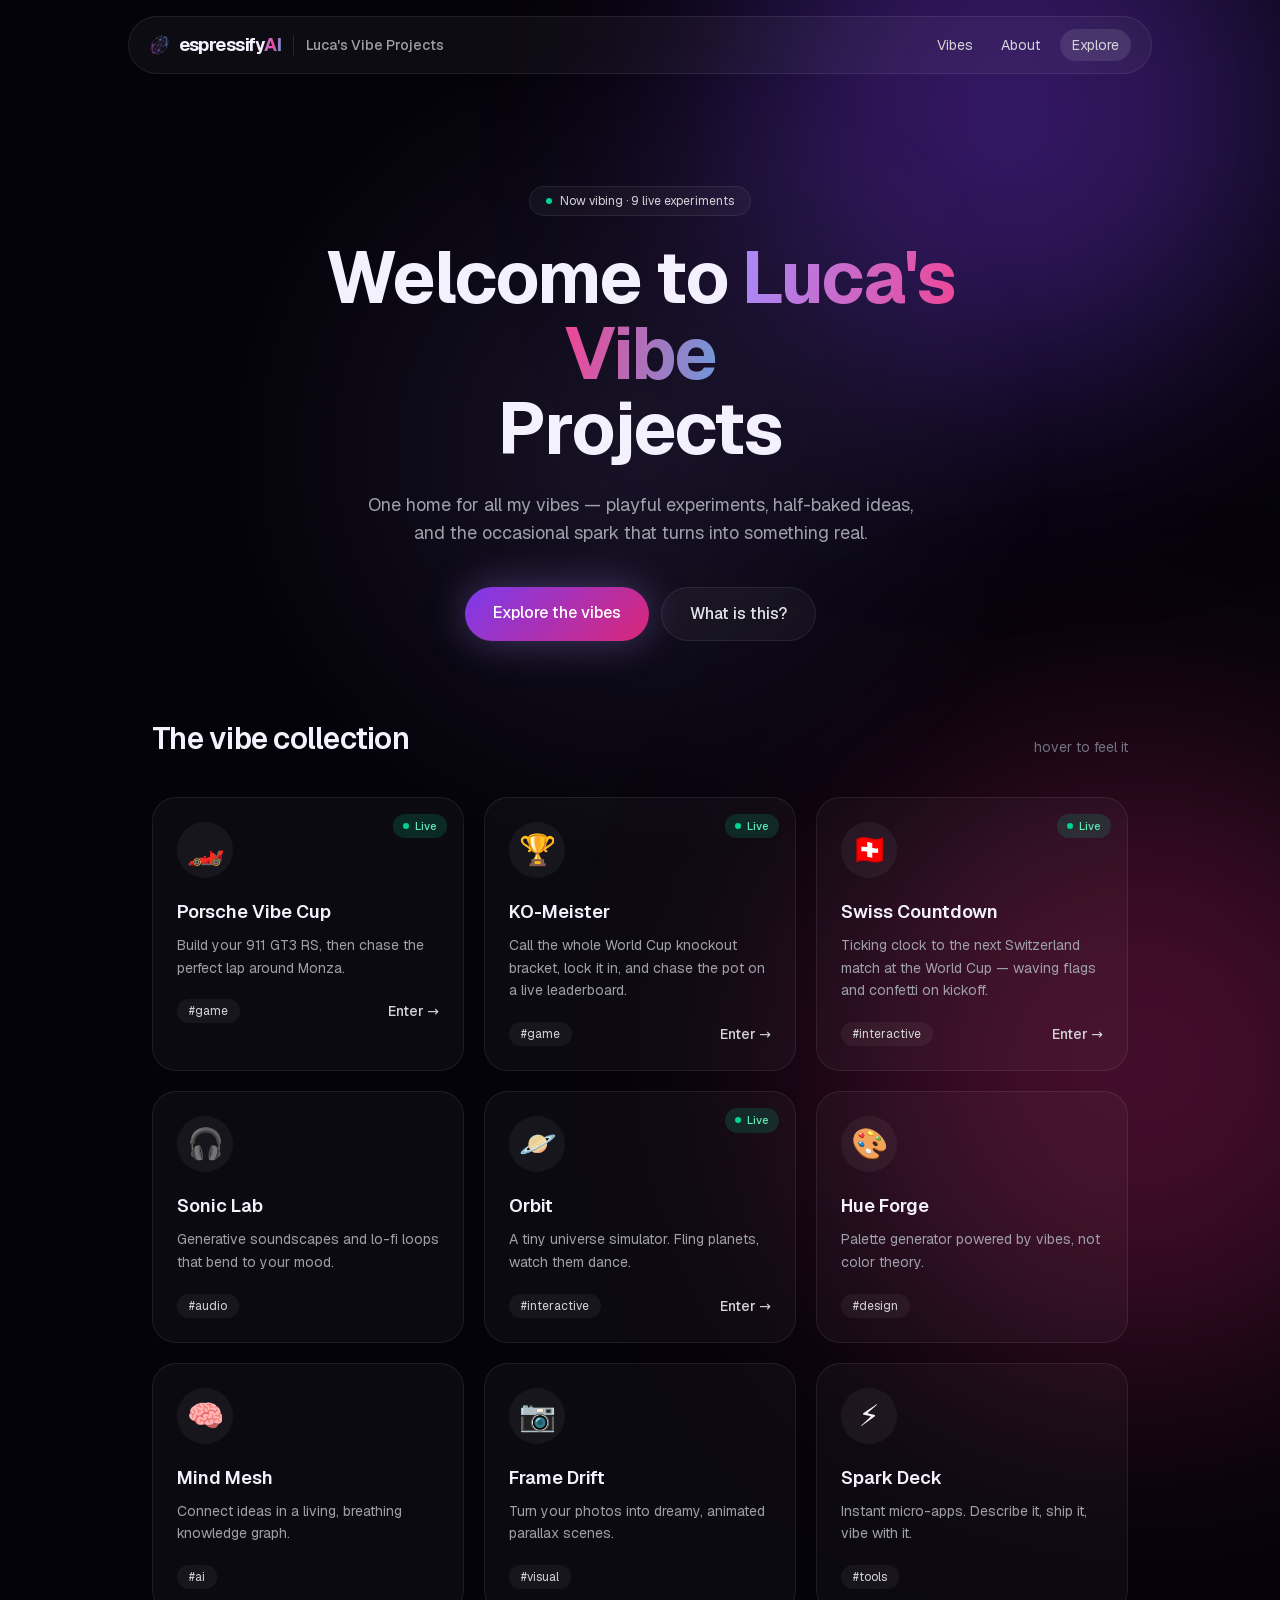
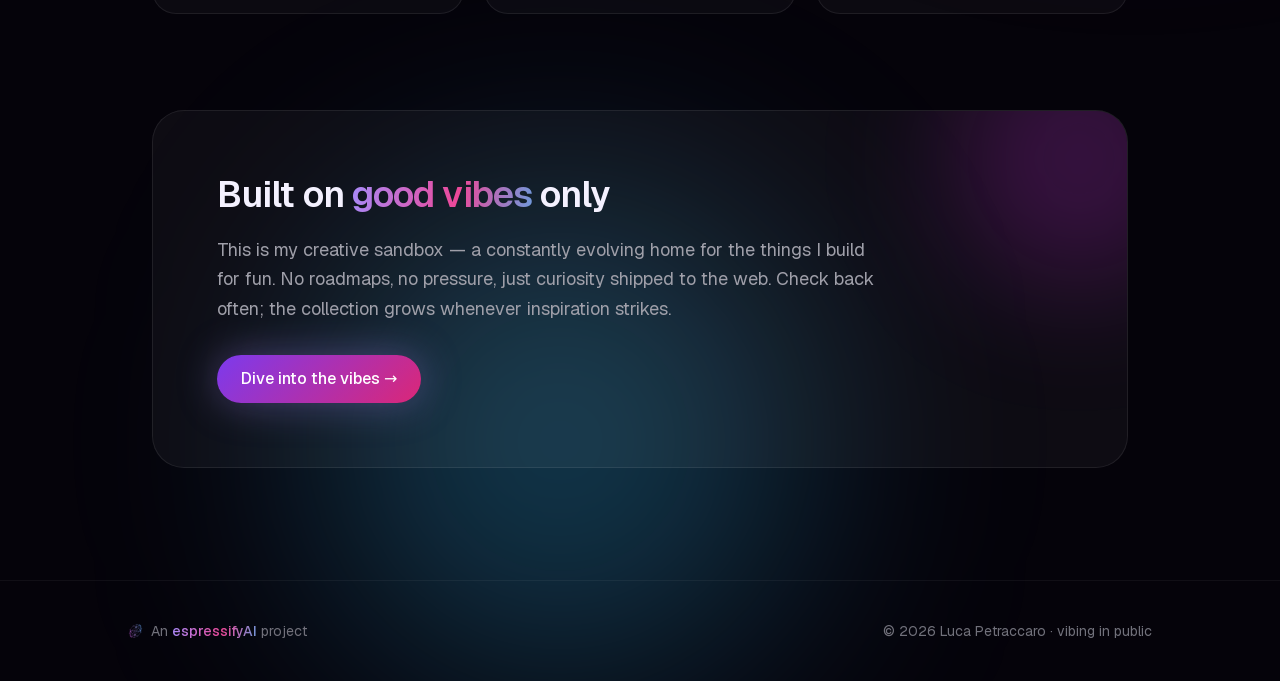
<file: index.html>
<!DOCTYPE html><html lang="en" class="geist_a71539c9-module__T19VSG__variable geist_mono_8d43a2aa-module__8Li5zG__variable h-full antialiased"><head><meta charSet="utf-8"/><meta name="viewport" content="width=device-width, initial-scale=1"/><link rel="preload" href="/_next/static/media/797e433ab948586e-s.p.0r6juujl39pe6.woff2" as="font" crossorigin="" type="font/woff2"/><link rel="preload" href="/_next/static/media/caa3a2e1cccd8315-s.p.0wgildi0cnwt9.woff2" as="font" crossorigin="" type="font/woff2"/><link rel="preload" as="image" href="/brand/mark.svg"/><link rel="stylesheet" href="/_next/static/chunks/1is955lvuhxxu.css" data-precedence="next"/><link rel="preload" as="script" fetchPriority="low" href="/_next/static/chunks/3z5q_p4msz2ha.js"/><script src="/_next/static/chunks/15orcrkp-_9ct.js" async=""></script><script src="/_next/static/chunks/2nykiepra7i1k.js" async=""></script><script src="/_next/static/chunks/0y-qmi6py9vt0.js" async=""></script><script src="/_next/static/chunks/turbopack-1_6kmb9wb6nxy.js" async=""></script><script src="/_next/static/chunks/05-c3ty_6dwfk.js" async=""></script><script src="/_next/static/chunks/14mrh2-p_w84d.js" async=""></script><script src="/_next/static/chunks/33gdve5732woy.js" async=""></script><meta name="next-size-adjust" content=""/><title>Luca&#x27;s Vibe Projects · espressifyAI</title><meta name="description" content="One home for all my vibes — playful experiments, half-baked ideas, and the occasional spark that turns into something real. An espressifyAI project."/><meta property="og:title" content="Luca&#x27;s Vibe Projects · espressifyAI"/><meta property="og:description" content="One home for all my vibes — playful experiments, half-baked ideas, and the occasional spark that turns into something real."/><meta property="og:url" content="https://vibes.espressify.ai/"/><meta property="og:site_name" content="espressifyAI"/><meta property="og:type" content="website"/><meta name="twitter:card" content="summary"/><meta name="twitter:title" content="Luca&#x27;s Vibe Projects · espressifyAI"/><meta name="twitter:description" content="One home for all my vibes — playful experiments, half-baked ideas, and the occasional spark that turns into something real."/><link rel="icon" href="/icon.svg" type="image/svg+xml"/><script src="/_next/static/chunks/0cz1d0mv5g_q7.js" noModule=""></script></head><body class="min-h-full flex flex-col"><div hidden=""><!--$--><!--/$--></div><div class="relative flex-1 overflow-hidden"><div class="pointer-events-none absolute inset-0 -z-10" aria-hidden="true"><div class="absolute -top-40 right-0 h-[34rem] w-[34rem] rounded-full blur-[120px] animate-float" style="background:var(--blob-violet)"></div><div class="absolute top-1/3 -right-40 h-[38rem] w-[38rem] rounded-full blur-[130px] animate-float-slow" style="background:var(--blob-fuchsia)"></div><div class="absolute bottom-0 left-1/4 h-[30rem] w-[30rem] rounded-full blur-[120px] animate-float" style="background:var(--blob-sky)"></div></div><div class="pointer-events-none fixed inset-0 -z-10 transition-opacity duration-300" aria-hidden="true" style="background:radial-gradient(600px circle at 50% 50%, var(--spotlight), transparent 70%)"></div><header class="sticky top-0 z-20 px-6 py-4"><nav class="glass mx-auto flex max-w-5xl items-center justify-between rounded-2xl px-5 py-3"><a class="flex items-center gap-3" href="/"><span style="display:inline-flex;align-items:center;gap:0.45em;font-size:18px;font-weight:700;letter-spacing:-0.03em;line-height:1;color:var(--text-primary)"><img src="/brand/mark.svg" alt="" aria-hidden="true" style="height:1.25em;width:auto;display:block"/><span>espressify<span class="text-gradient">AI</span></span></span><span class="hidden border-l border-white/10 pl-3 text-sm font-medium text-zinc-400 sm:inline">Luca&#x27;s Vibe Projects</span></a><div class="flex items-center gap-1 text-sm text-zinc-300"><a class="rounded-lg px-3 py-1.5 transition hover:bg-white/5" href="#vibes">Vibes</a><a class="rounded-lg px-3 py-1.5 transition hover:bg-white/5" href="#about">About</a><a class="ml-1 rounded-lg bg-white/10 px-3 py-1.5 transition hover:bg-white/20" href="#vibes">Explore</a></div></nav></header><section class="mx-auto flex max-w-5xl flex-col items-center px-6 pt-24 pb-20 text-center"><div class="reveal glass mb-6 inline-flex items-center gap-2 rounded-full px-4 py-1.5 text-xs text-zinc-300" style="animation-delay:0.05s"><span class="h-1.5 w-1.5 animate-pulse rounded-full bg-emerald-400"></span>Now vibing · <!-- -->9<!-- --> live experiments</div><h1 class="reveal max-w-3xl text-5xl font-bold leading-[1.05] tracking-tight sm:text-7xl" style="animation-delay:0.15s">Welcome to <span class="text-gradient">Luca&#x27;s Vibe</span><br/>Projects</h1><p class="reveal mt-6 max-w-xl text-lg text-zinc-400" style="animation-delay:0.3s">One home for all my vibes — playful experiments, half-baked ideas, and the occasional spark that turns into something real.</p><div class="reveal mt-10 flex flex-col gap-3 sm:flex-row" style="animation-delay:0.45s"><a href="#vibes" class="rounded-full px-7 py-3.5 font-medium text-white transition-transform hover:scale-105" style="background:var(--gradient-fill);box-shadow:var(--glow-violet)">Explore the vibes</a><a href="#about" class="glass rounded-full px-7 py-3.5 font-medium text-zinc-200 transition-transform hover:scale-105">What is this?</a></div></section><section id="vibes" class="mx-auto max-w-5xl px-6 pb-24"><div class="mb-10 flex items-end justify-between"><h2 class="text-2xl font-semibold tracking-tight sm:text-3xl">The vibe collection</h2><span class="text-sm text-zinc-500">hover to feel it</span></div><div class="grid gap-5 sm:grid-cols-2 lg:grid-cols-3"><a class="reveal group relative block overflow-hidden rounded-3xl border border-white/8 bg-white/[0.03] p-6 transition-all duration-300 hover:-translate-y-2 hover:border-white/20" style="animation-delay:0.2s" href="/porsche-vibe-cup/"><div class="pointer-events-none absolute inset-0 bg-gradient-to-br from-red-500/30 to-orange-500/10 opacity-0 transition-opacity duration-300 group-hover:opacity-100"></div><span class="absolute right-4 top-4 z-10 inline-flex items-center gap-1.5 rounded-full bg-emerald-400/15 px-2.5 py-1 text-[11px] font-medium text-emerald-300"><span class="h-1.5 w-1.5 animate-pulse rounded-full bg-emerald-400"></span>Live</span><div class="relative z-10"><div class="mb-5 grid h-14 w-14 place-items-center rounded-2xl bg-white/5 text-3xl transition-transform duration-300 group-hover:scale-110 group-hover:rotate-6">🏎️</div><h3 class="text-lg font-semibold">Porsche Vibe Cup</h3><p class="mt-2 text-sm leading-relaxed text-zinc-400">Build your 911 GT3 RS, then chase the perfect lap around Monza.</p><div class="mt-5 flex items-center justify-between"><span class="inline-block rounded-full bg-white/5 px-3 py-1 text-xs text-zinc-300">#<!-- -->game</span><span class="text-sm font-medium text-zinc-300 transition-transform duration-300 group-hover:translate-x-1">Enter →</span></div></div></a><a class="reveal group relative block overflow-hidden rounded-3xl border border-white/8 bg-white/[0.03] p-6 transition-all duration-300 hover:-translate-y-2 hover:border-white/20" style="animation-delay:0.28s" href="/ko-meister/"><div class="pointer-events-none absolute inset-0 bg-gradient-to-br from-emerald-500/30 to-teal-500/10 opacity-0 transition-opacity duration-300 group-hover:opacity-100"></div><span class="absolute right-4 top-4 z-10 inline-flex items-center gap-1.5 rounded-full bg-emerald-400/15 px-2.5 py-1 text-[11px] font-medium text-emerald-300"><span class="h-1.5 w-1.5 animate-pulse rounded-full bg-emerald-400"></span>Live</span><div class="relative z-10"><div class="mb-5 grid h-14 w-14 place-items-center rounded-2xl bg-white/5 text-3xl transition-transform duration-300 group-hover:scale-110 group-hover:rotate-6">🏆</div><h3 class="text-lg font-semibold">KO-Meister</h3><p class="mt-2 text-sm leading-relaxed text-zinc-400">Call the whole World Cup knockout bracket, lock it in, and chase the pot on a live leaderboard.</p><div class="mt-5 flex items-center justify-between"><span class="inline-block rounded-full bg-white/5 px-3 py-1 text-xs text-zinc-300">#<!-- -->game</span><span class="text-sm font-medium text-zinc-300 transition-transform duration-300 group-hover:translate-x-1">Enter →</span></div></div></a><a class="reveal group relative block overflow-hidden rounded-3xl border border-white/8 bg-white/[0.03] p-6 transition-all duration-300 hover:-translate-y-2 hover:border-white/20" style="animation-delay:0.36s" href="/swiss-countdown/"><div class="pointer-events-none absolute inset-0 bg-gradient-to-br from-red-500/30 to-rose-500/10 opacity-0 transition-opacity duration-300 group-hover:opacity-100"></div><span class="absolute right-4 top-4 z-10 inline-flex items-center gap-1.5 rounded-full bg-emerald-400/15 px-2.5 py-1 text-[11px] font-medium text-emerald-300"><span class="h-1.5 w-1.5 animate-pulse rounded-full bg-emerald-400"></span>Live</span><div class="relative z-10"><div class="mb-5 grid h-14 w-14 place-items-center rounded-2xl bg-white/5 text-3xl transition-transform duration-300 group-hover:scale-110 group-hover:rotate-6">🇨🇭</div><h3 class="text-lg font-semibold">Swiss Countdown</h3><p class="mt-2 text-sm leading-relaxed text-zinc-400">Ticking clock to the next Switzerland match at the World Cup — waving flags and confetti on kickoff.</p><div class="mt-5 flex items-center justify-between"><span class="inline-block rounded-full bg-white/5 px-3 py-1 text-xs text-zinc-300">#<!-- -->interactive</span><span class="text-sm font-medium text-zinc-300 transition-transform duration-300 group-hover:translate-x-1">Enter →</span></div></div></a><article class="reveal group relative block overflow-hidden rounded-3xl border border-white/8 bg-white/[0.03] p-6 transition-all duration-300 hover:-translate-y-2 hover:border-white/20" style="animation-delay:0.44s"><div class="pointer-events-none absolute inset-0 bg-gradient-to-br from-violet-500/30 to-fuchsia-500/10 opacity-0 transition-opacity duration-300 group-hover:opacity-100"></div><div class="relative z-10"><div class="mb-5 grid h-14 w-14 place-items-center rounded-2xl bg-white/5 text-3xl transition-transform duration-300 group-hover:scale-110 group-hover:rotate-6">🎧</div><h3 class="text-lg font-semibold">Sonic Lab</h3><p class="mt-2 text-sm leading-relaxed text-zinc-400">Generative soundscapes and lo-fi loops that bend to your mood.</p><div class="mt-5 flex items-center justify-between"><span class="inline-block rounded-full bg-white/5 px-3 py-1 text-xs text-zinc-300">#<!-- -->audio</span></div></div></article><a class="reveal group relative block overflow-hidden rounded-3xl border border-white/8 bg-white/[0.03] p-6 transition-all duration-300 hover:-translate-y-2 hover:border-white/20" style="animation-delay:0.52s" href="/orbit/"><div class="pointer-events-none absolute inset-0 bg-gradient-to-br from-sky-500/30 to-indigo-500/10 opacity-0 transition-opacity duration-300 group-hover:opacity-100"></div><span class="absolute right-4 top-4 z-10 inline-flex items-center gap-1.5 rounded-full bg-emerald-400/15 px-2.5 py-1 text-[11px] font-medium text-emerald-300"><span class="h-1.5 w-1.5 animate-pulse rounded-full bg-emerald-400"></span>Live</span><div class="relative z-10"><div class="mb-5 grid h-14 w-14 place-items-center rounded-2xl bg-white/5 text-3xl transition-transform duration-300 group-hover:scale-110 group-hover:rotate-6">🪐</div><h3 class="text-lg font-semibold">Orbit</h3><p class="mt-2 text-sm leading-relaxed text-zinc-400">A tiny universe simulator. Fling planets, watch them dance.</p><div class="mt-5 flex items-center justify-between"><span class="inline-block rounded-full bg-white/5 px-3 py-1 text-xs text-zinc-300">#<!-- -->interactive</span><span class="text-sm font-medium text-zinc-300 transition-transform duration-300 group-hover:translate-x-1">Enter →</span></div></div></a><article class="reveal group relative block overflow-hidden rounded-3xl border border-white/8 bg-white/[0.03] p-6 transition-all duration-300 hover:-translate-y-2 hover:border-white/20" style="animation-delay:0.6000000000000001s"><div class="pointer-events-none absolute inset-0 bg-gradient-to-br from-pink-500/30 to-rose-500/10 opacity-0 transition-opacity duration-300 group-hover:opacity-100"></div><div class="relative z-10"><div class="mb-5 grid h-14 w-14 place-items-center rounded-2xl bg-white/5 text-3xl transition-transform duration-300 group-hover:scale-110 group-hover:rotate-6">🎨</div><h3 class="text-lg font-semibold">Hue Forge</h3><p class="mt-2 text-sm leading-relaxed text-zinc-400">Palette generator powered by vibes, not color theory.</p><div class="mt-5 flex items-center justify-between"><span class="inline-block rounded-full bg-white/5 px-3 py-1 text-xs text-zinc-300">#<!-- -->design</span></div></div></article><article class="reveal group relative block overflow-hidden rounded-3xl border border-white/8 bg-white/[0.03] p-6 transition-all duration-300 hover:-translate-y-2 hover:border-white/20" style="animation-delay:0.6799999999999999s"><div class="pointer-events-none absolute inset-0 bg-gradient-to-br from-emerald-500/30 to-teal-500/10 opacity-0 transition-opacity duration-300 group-hover:opacity-100"></div><div class="relative z-10"><div class="mb-5 grid h-14 w-14 place-items-center rounded-2xl bg-white/5 text-3xl transition-transform duration-300 group-hover:scale-110 group-hover:rotate-6">🧠</div><h3 class="text-lg font-semibold">Mind Mesh</h3><p class="mt-2 text-sm leading-relaxed text-zinc-400">Connect ideas in a living, breathing knowledge graph.</p><div class="mt-5 flex items-center justify-between"><span class="inline-block rounded-full bg-white/5 px-3 py-1 text-xs text-zinc-300">#<!-- -->ai</span></div></div></article><article class="reveal group relative block overflow-hidden rounded-3xl border border-white/8 bg-white/[0.03] p-6 transition-all duration-300 hover:-translate-y-2 hover:border-white/20" style="animation-delay:0.76s"><div class="pointer-events-none absolute inset-0 bg-gradient-to-br from-amber-500/30 to-orange-500/10 opacity-0 transition-opacity duration-300 group-hover:opacity-100"></div><div class="relative z-10"><div class="mb-5 grid h-14 w-14 place-items-center rounded-2xl bg-white/5 text-3xl transition-transform duration-300 group-hover:scale-110 group-hover:rotate-6">📷</div><h3 class="text-lg font-semibold">Frame Drift</h3><p class="mt-2 text-sm leading-relaxed text-zinc-400">Turn your photos into dreamy, animated parallax scenes.</p><div class="mt-5 flex items-center justify-between"><span class="inline-block rounded-full bg-white/5 px-3 py-1 text-xs text-zinc-300">#<!-- -->visual</span></div></div></article><article class="reveal group relative block overflow-hidden rounded-3xl border border-white/8 bg-white/[0.03] p-6 transition-all duration-300 hover:-translate-y-2 hover:border-white/20" style="animation-delay:0.8400000000000001s"><div class="pointer-events-none absolute inset-0 bg-gradient-to-br from-cyan-500/30 to-blue-500/10 opacity-0 transition-opacity duration-300 group-hover:opacity-100"></div><div class="relative z-10"><div class="mb-5 grid h-14 w-14 place-items-center rounded-2xl bg-white/5 text-3xl transition-transform duration-300 group-hover:scale-110 group-hover:rotate-6">⚡</div><h3 class="text-lg font-semibold">Spark Deck</h3><p class="mt-2 text-sm leading-relaxed text-zinc-400">Instant micro-apps. Describe it, ship it, vibe with it.</p><div class="mt-5 flex items-center justify-between"><span class="inline-block rounded-full bg-white/5 px-3 py-1 text-xs text-zinc-300">#<!-- -->tools</span></div></div></article></div></section><section id="about" class="mx-auto max-w-5xl px-6 pb-28"><div class="glass relative overflow-hidden rounded-[2rem] p-10 sm:p-16"><div class="absolute -right-20 -top-20 h-64 w-64 rounded-full bg-fuchsia-500/20 blur-3xl animate-float"></div><div class="relative z-10 max-w-2xl"><h2 class="text-3xl font-semibold tracking-tight sm:text-4xl">Built on <span class="text-gradient">good vibes</span> only</h2><p class="mt-5 text-lg leading-relaxed text-zinc-400">This is my creative sandbox — a constantly evolving home for the things I build for fun. No roadmaps, no pressure, just curiosity shipped to the web. Check back often; the collection grows whenever inspiration strikes.</p><a href="#vibes" class="mt-8 inline-flex items-center gap-2 rounded-full px-6 py-3 font-medium text-white transition-transform hover:scale-105" style="background:var(--gradient-fill);box-shadow:var(--glow-violet)">Dive into the vibes →</a></div></div></section><footer class="border-t border-white/5 px-6 py-10"><div class="mx-auto flex max-w-5xl flex-col items-center justify-between gap-4 text-sm text-zinc-500 sm:flex-row"><span class="flex items-center gap-2"><img src="/brand/mark.svg" alt="espressifyAI" style="height:16px;width:auto;display:block"/><span>An <span class="text-gradient font-medium">espressifyAI</span> project</span></span><span>© <!-- -->2026<!-- --> Luca Petraccaro · vibing in public</span></div></footer></div><!--$--><!--/$--><script src="/_next/static/chunks/3z5q_p4msz2ha.js" id="_R_" async=""></script><script>(self.__next_f=self.__next_f||[]).push([0])</script><script>self.__next_f.push([1,"1:\"$Sreact.fragment\"\n2:I[39756,[\"/_next/static/chunks/05-c3ty_6dwfk.js\",\"/_next/static/chunks/14mrh2-p_w84d.js\"],\"default\"]\n3:I[37457,[\"/_next/static/chunks/05-c3ty_6dwfk.js\",\"/_next/static/chunks/14mrh2-p_w84d.js\"],\"default\"]\n4:I[47257,[\"/_next/static/chunks/05-c3ty_6dwfk.js\",\"/_next/static/chunks/14mrh2-p_w84d.js\"],\"ClientPageRoot\"]\n5:I[52683,[\"/_next/static/chunks/05-c3ty_6dwfk.js\",\"/_next/static/chunks/14mrh2-p_w84d.js\",\"/_next/static/chunks/33gdve5732woy.js\"],\"default\"]\n8:I[97367,[\"/_next/static/chunks/05-c3ty_6dwfk.js\",\"/_next/static/chunks/14mrh2-p_w84d.js\"],\"OutletBoundary\"]\n9:\"$Sreact.suspense\"\nb:I[97367,[\"/_next/static/chunks/05-c3ty_6dwfk.js\",\"/_next/static/chunks/14mrh2-p_w84d.js\"],\"ViewportBoundary\"]\nd:I[97367,[\"/_next/static/chunks/05-c3ty_6dwfk.js\",\"/_next/static/chunks/14mrh2-p_w84d.js\"],\"MetadataBoundary\"]\nf:I[68027,[\"/_next/static/chunks/05-c3ty_6dwfk.js\",\"/_next/static/chunks/14mrh2-p_w84d.js\"],\"default\",1]\n:HL[\"/_next/static/chunks/1is955lvuhxxu.css\",\"style\"]\n:HL[\"/_next/static/media/797e433ab948586e-s.p.0r6juujl39pe6.woff2\",\"font\",{\"crossOrigin\":\"\",\"type\":\"font/woff2\"}]\n:HL[\"/_next/static/media/caa3a2e1cccd8315-s.p.0wgildi0cnwt9.woff2\",\"font\",{\"crossOrigin\":\"\",\"type\":\"font/woff2\"}]\n"])</script><script>self.__next_f.push([1,"0:{\"P\":null,\"c\":[\"\",\"\"],\"q\":\"\",\"i\":false,\"f\":[[[\"\",{\"children\":[\"__PAGE__\",{}]},\"$undefined\",\"$undefined\",16],[[\"$\",\"$1\",\"c\",{\"children\":[[[\"$\",\"link\",\"0\",{\"rel\":\"stylesheet\",\"href\":\"/_next/static/chunks/1is955lvuhxxu.css\",\"precedence\":\"next\",\"crossOrigin\":\"$undefined\",\"nonce\":\"$undefined\"}],[\"$\",\"script\",\"script-0\",{\"src\":\"/_next/static/chunks/05-c3ty_6dwfk.js\",\"async\":true,\"nonce\":\"$undefined\"}],[\"$\",\"script\",\"script-1\",{\"src\":\"/_next/static/chunks/14mrh2-p_w84d.js\",\"async\":true,\"nonce\":\"$undefined\"}]],[\"$\",\"html\",null,{\"lang\":\"en\",\"className\":\"geist_a71539c9-module__T19VSG__variable geist_mono_8d43a2aa-module__8Li5zG__variable h-full antialiased\",\"children\":[\"$\",\"body\",null,{\"className\":\"min-h-full flex flex-col\",\"children\":[\"$\",\"$L2\",null,{\"parallelRouterKey\":\"children\",\"error\":\"$undefined\",\"errorStyles\":\"$undefined\",\"errorScripts\":\"$undefined\",\"template\":[\"$\",\"$L3\",null,{}],\"templateStyles\":\"$undefined\",\"templateScripts\":\"$undefined\",\"notFound\":[[[\"$\",\"title\",null,{\"children\":\"404: This page could not be found.\"}],[\"$\",\"div\",null,{\"style\":{\"fontFamily\":\"system-ui,\\\"Segoe UI\\\",Roboto,Helvetica,Arial,sans-serif,\\\"Apple Color Emoji\\\",\\\"Segoe UI Emoji\\\"\",\"height\":\"100vh\",\"textAlign\":\"center\",\"display\":\"flex\",\"flexDirection\":\"column\",\"alignItems\":\"center\",\"justifyContent\":\"center\"},\"children\":[\"$\",\"div\",null,{\"children\":[[\"$\",\"style\",null,{\"dangerouslySetInnerHTML\":{\"__html\":\"body{color:#000;background:#fff;margin:0}.next-error-h1{border-right:1px solid rgba(0,0,0,.3)}@media (prefers-color-scheme:dark){body{color:#fff;background:#000}.next-error-h1{border-right:1px solid rgba(255,255,255,.3)}}\"}}],[\"$\",\"h1\",null,{\"className\":\"next-error-h1\",\"style\":{\"display\":\"inline-block\",\"margin\":\"0 20px 0 0\",\"padding\":\"0 23px 0 0\",\"fontSize\":24,\"fontWeight\":500,\"verticalAlign\":\"top\",\"lineHeight\":\"49px\"},\"children\":404}],[\"$\",\"div\",null,{\"style\":{\"display\":\"inline-block\"},\"children\":[\"$\",\"h2\",null,{\"style\":{\"fontSize\":14,\"fontWeight\":400,\"lineHeight\":\"49px\",\"margin\":0},\"children\":\"This page could not be found.\"}]}]]}]}]],[]],\"forbidden\":\"$undefined\",\"unauthorized\":\"$undefined\"}]}]}]]}],{\"children\":[[\"$\",\"$1\",\"c\",{\"children\":[[\"$\",\"$L4\",null,{\"Component\":\"$5\",\"serverProvidedParams\":{\"searchParams\":{},\"params\":{},\"promises\":[\"$@6\",\"$@7\"]}}],[[\"$\",\"script\",\"script-0\",{\"src\":\"/_next/static/chunks/33gdve5732woy.js\",\"async\":true,\"nonce\":\"$undefined\"}]],[\"$\",\"$L8\",null,{\"children\":[\"$\",\"$9\",null,{\"name\":\"Next.MetadataOutlet\",\"children\":\"$@a\"}]}]]}],{},null,false,null]},null,false,null],[\"$\",\"$1\",\"h\",{\"children\":[null,[\"$\",\"$Lb\",null,{\"children\":\"$Lc\"}],[\"$\",\"div\",null,{\"hidden\":true,\"children\":[\"$\",\"$Ld\",null,{\"children\":[\"$\",\"$9\",null,{\"name\":\"Next.Metadata\",\"children\":\"$Le\"}]}]}],[\"$\",\"meta\",null,{\"name\":\"next-size-adjust\",\"content\":\"\"}]]}],false]],\"m\":\"$undefined\",\"G\":[\"$f\",[[\"$\",\"link\",\"0\",{\"rel\":\"stylesheet\",\"href\":\"/_next/static/chunks/1is955lvuhxxu.css\",\"precedence\":\"next\",\"crossOrigin\":\"$undefined\",\"nonce\":\"$undefined\"}]]],\"S\":true,\"h\":null,\"s\":\"$undefined\",\"l\":\"$undefined\",\"p\":\"$undefined\",\"d\":\"$undefined\",\"b\":\"YU_E3G8Jysp7nhRua3IiC\"}\n"])</script><script>self.__next_f.push([1,"6:{}\n7:\"$0:f:0:1:1:children:0:props:children:0:props:serverProvidedParams:params\"\n"])</script><script>self.__next_f.push([1,"c:[[\"$\",\"meta\",\"0\",{\"charSet\":\"utf-8\"}],[\"$\",\"meta\",\"1\",{\"name\":\"viewport\",\"content\":\"width=device-width, initial-scale=1\"}]]\n"])</script><script>self.__next_f.push([1,"10:I[27201,[\"/_next/static/chunks/05-c3ty_6dwfk.js\",\"/_next/static/chunks/14mrh2-p_w84d.js\"],\"IconMark\"]\na:null\ne:[[\"$\",\"title\",\"0\",{\"children\":\"Luca's Vibe Projects · espressifyAI\"}],[\"$\",\"meta\",\"1\",{\"name\":\"description\",\"content\":\"One home for all my vibes — playful experiments, half-baked ideas, and the occasional spark that turns into something real. An espressifyAI project.\"}],[\"$\",\"meta\",\"2\",{\"property\":\"og:title\",\"content\":\"Luca's Vibe Projects · espressifyAI\"}],[\"$\",\"meta\",\"3\",{\"property\":\"og:description\",\"content\":\"One home for all my vibes — playful experiments, half-baked ideas, and the occasional spark that turns into something real.\"}],[\"$\",\"meta\",\"4\",{\"property\":\"og:url\",\"content\":\"https://vibes.espressify.ai/\"}],[\"$\",\"meta\",\"5\",{\"property\":\"og:site_name\",\"content\":\"espressifyAI\"}],[\"$\",\"meta\",\"6\",{\"property\":\"og:type\",\"content\":\"website\"}],[\"$\",\"meta\",\"7\",{\"name\":\"twitter:card\",\"content\":\"summary\"}],[\"$\",\"meta\",\"8\",{\"name\":\"twitter:title\",\"content\":\"Luca's Vibe Projects · espressifyAI\"}],[\"$\",\"meta\",\"9\",{\"name\":\"twitter:description\",\"content\":\"One home for all my vibes — playful experiments, half-baked ideas, and the occasional spark that turns into something real.\"}],[\"$\",\"link\",\"10\",{\"rel\":\"icon\",\"href\":\"/icon.svg\",\"type\":\"image/svg+xml\"}],[\"$\",\"$L10\",\"11\",{}]]\n"])</script></body></html>
</file>
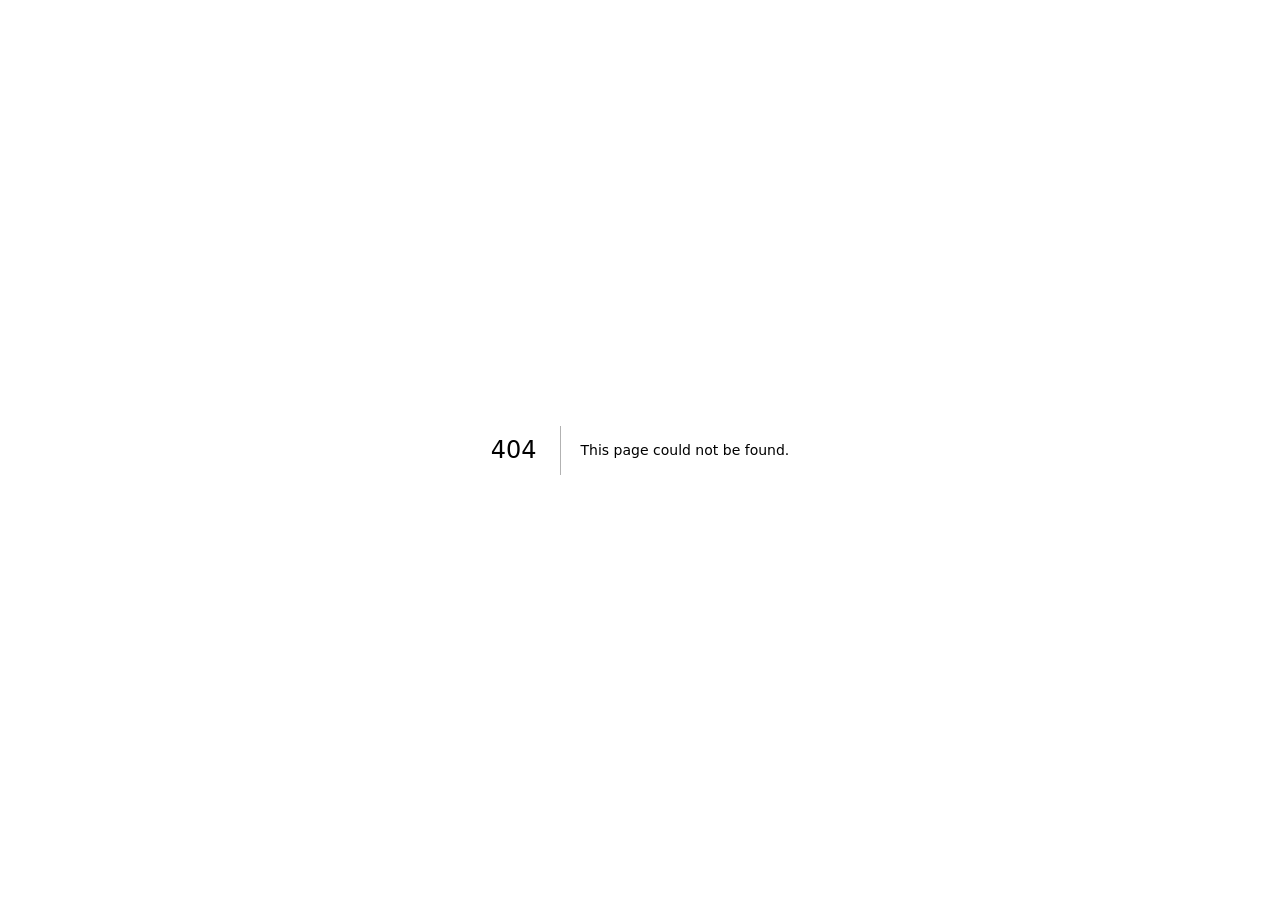
<file: 404/index.html>
<!DOCTYPE html><html lang="en" class="geist_a71539c9-module__T19VSG__variable geist_mono_8d43a2aa-module__8Li5zG__variable h-full antialiased"><head><meta charSet="utf-8"/><meta name="viewport" content="width=device-width, initial-scale=1"/><link rel="stylesheet" href="/_next/static/chunks/1is955lvuhxxu.css" data-precedence="next"/><link rel="preload" as="script" fetchPriority="low" href="/_next/static/chunks/3z5q_p4msz2ha.js"/><script src="/_next/static/chunks/15orcrkp-_9ct.js" async=""></script><script src="/_next/static/chunks/2nykiepra7i1k.js" async=""></script><script src="/_next/static/chunks/0y-qmi6py9vt0.js" async=""></script><script src="/_next/static/chunks/turbopack-1_6kmb9wb6nxy.js" async=""></script><script src="/_next/static/chunks/05-c3ty_6dwfk.js" async=""></script><script src="/_next/static/chunks/14mrh2-p_w84d.js" async=""></script><meta name="robots" content="noindex"/><meta name="next-size-adjust" content=""/><title>404: This page could not be found.</title><title>Luca&#x27;s Vibe Projects · espressifyAI</title><meta name="description" content="One home for all my vibes — playful experiments, half-baked ideas, and the occasional spark that turns into something real. An espressifyAI project."/><meta property="og:title" content="Luca&#x27;s Vibe Projects · espressifyAI"/><meta property="og:description" content="One home for all my vibes — playful experiments, half-baked ideas, and the occasional spark that turns into something real."/><meta property="og:url" content="https://vibes.espressify.ai/"/><meta property="og:site_name" content="espressifyAI"/><meta property="og:type" content="website"/><meta name="twitter:card" content="summary"/><meta name="twitter:title" content="Luca&#x27;s Vibe Projects · espressifyAI"/><meta name="twitter:description" content="One home for all my vibes — playful experiments, half-baked ideas, and the occasional spark that turns into something real."/><link rel="icon" href="/icon.svg" type="image/svg+xml"/><script src="/_next/static/chunks/0cz1d0mv5g_q7.js" noModule=""></script></head><body class="min-h-full flex flex-col"><div hidden=""><!--$--><!--/$--></div><div style="font-family:system-ui,&quot;Segoe UI&quot;,Roboto,Helvetica,Arial,sans-serif,&quot;Apple Color Emoji&quot;,&quot;Segoe UI Emoji&quot;;height:100vh;text-align:center;display:flex;flex-direction:column;align-items:center;justify-content:center"><div><style>body{color:#000;background:#fff;margin:0}.next-error-h1{border-right:1px solid rgba(0,0,0,.3)}@media (prefers-color-scheme:dark){body{color:#fff;background:#000}.next-error-h1{border-right:1px solid rgba(255,255,255,.3)}}</style><h1 class="next-error-h1" style="display:inline-block;margin:0 20px 0 0;padding:0 23px 0 0;font-size:24px;font-weight:500;vertical-align:top;line-height:49px">404</h1><div style="display:inline-block"><h2 style="font-size:14px;font-weight:400;line-height:49px;margin:0">This page could not be found.</h2></div></div></div><!--$--><!--/$--><script src="/_next/static/chunks/3z5q_p4msz2ha.js" id="_R_" async=""></script><script>(self.__next_f=self.__next_f||[]).push([0])</script><script>self.__next_f.push([1,"1:\"$Sreact.fragment\"\n2:I[39756,[\"/_next/static/chunks/05-c3ty_6dwfk.js\",\"/_next/static/chunks/14mrh2-p_w84d.js\"],\"default\"]\n3:I[37457,[\"/_next/static/chunks/05-c3ty_6dwfk.js\",\"/_next/static/chunks/14mrh2-p_w84d.js\"],\"default\"]\n4:I[97367,[\"/_next/static/chunks/05-c3ty_6dwfk.js\",\"/_next/static/chunks/14mrh2-p_w84d.js\"],\"OutletBoundary\"]\n5:\"$Sreact.suspense\"\n8:I[97367,[\"/_next/static/chunks/05-c3ty_6dwfk.js\",\"/_next/static/chunks/14mrh2-p_w84d.js\"],\"ViewportBoundary\"]\na:I[97367,[\"/_next/static/chunks/05-c3ty_6dwfk.js\",\"/_next/static/chunks/14mrh2-p_w84d.js\"],\"MetadataBoundary\"]\nc:I[68027,[\"/_next/static/chunks/05-c3ty_6dwfk.js\",\"/_next/static/chunks/14mrh2-p_w84d.js\"],\"default\",1]\n:HL[\"/_next/static/chunks/1is955lvuhxxu.css\",\"style\"]\n"])</script><script>self.__next_f.push([1,"0:{\"P\":null,\"c\":[\"\",\"_not-found\",\"\"],\"q\":\"\",\"i\":false,\"f\":[[[\"\",{\"children\":[\"/_not-found\",{\"children\":[\"__PAGE__\",{}]}]},\"$undefined\",\"$undefined\",16],[[\"$\",\"$1\",\"c\",{\"children\":[[[\"$\",\"link\",\"0\",{\"rel\":\"stylesheet\",\"href\":\"/_next/static/chunks/1is955lvuhxxu.css\",\"precedence\":\"next\",\"crossOrigin\":\"$undefined\",\"nonce\":\"$undefined\"}],[\"$\",\"script\",\"script-0\",{\"src\":\"/_next/static/chunks/05-c3ty_6dwfk.js\",\"async\":true,\"nonce\":\"$undefined\"}],[\"$\",\"script\",\"script-1\",{\"src\":\"/_next/static/chunks/14mrh2-p_w84d.js\",\"async\":true,\"nonce\":\"$undefined\"}]],[\"$\",\"html\",null,{\"lang\":\"en\",\"className\":\"geist_a71539c9-module__T19VSG__variable geist_mono_8d43a2aa-module__8Li5zG__variable h-full antialiased\",\"children\":[\"$\",\"body\",null,{\"className\":\"min-h-full flex flex-col\",\"children\":[\"$\",\"$L2\",null,{\"parallelRouterKey\":\"children\",\"error\":\"$undefined\",\"errorStyles\":\"$undefined\",\"errorScripts\":\"$undefined\",\"template\":[\"$\",\"$L3\",null,{}],\"templateStyles\":\"$undefined\",\"templateScripts\":\"$undefined\",\"notFound\":[[[\"$\",\"title\",null,{\"children\":\"404: This page could not be found.\"}],[\"$\",\"div\",null,{\"style\":{\"fontFamily\":\"system-ui,\\\"Segoe UI\\\",Roboto,Helvetica,Arial,sans-serif,\\\"Apple Color Emoji\\\",\\\"Segoe UI Emoji\\\"\",\"height\":\"100vh\",\"textAlign\":\"center\",\"display\":\"flex\",\"flexDirection\":\"column\",\"alignItems\":\"center\",\"justifyContent\":\"center\"},\"children\":[\"$\",\"div\",null,{\"children\":[[\"$\",\"style\",null,{\"dangerouslySetInnerHTML\":{\"__html\":\"body{color:#000;background:#fff;margin:0}.next-error-h1{border-right:1px solid rgba(0,0,0,.3)}@media (prefers-color-scheme:dark){body{color:#fff;background:#000}.next-error-h1{border-right:1px solid rgba(255,255,255,.3)}}\"}}],[\"$\",\"h1\",null,{\"className\":\"next-error-h1\",\"style\":{\"display\":\"inline-block\",\"margin\":\"0 20px 0 0\",\"padding\":\"0 23px 0 0\",\"fontSize\":24,\"fontWeight\":500,\"verticalAlign\":\"top\",\"lineHeight\":\"49px\"},\"children\":404}],[\"$\",\"div\",null,{\"style\":{\"display\":\"inline-block\"},\"children\":[\"$\",\"h2\",null,{\"style\":{\"fontSize\":14,\"fontWeight\":400,\"lineHeight\":\"49px\",\"margin\":0},\"children\":\"This page could not be found.\"}]}]]}]}]],[]],\"forbidden\":\"$undefined\",\"unauthorized\":\"$undefined\"}]}]}]]}],{\"children\":[[\"$\",\"$1\",\"c\",{\"children\":[null,[\"$\",\"$L2\",null,{\"parallelRouterKey\":\"children\",\"error\":\"$undefined\",\"errorStyles\":\"$undefined\",\"errorScripts\":\"$undefined\",\"template\":[\"$\",\"$L3\",null,{}],\"templateStyles\":\"$undefined\",\"templateScripts\":\"$undefined\",\"notFound\":\"$undefined\",\"forbidden\":\"$undefined\",\"unauthorized\":\"$undefined\"}]]}],{\"children\":[[\"$\",\"$1\",\"c\",{\"children\":[[[\"$\",\"title\",null,{\"children\":\"404: This page could not be found.\"}],[\"$\",\"div\",null,{\"style\":\"$0:f:0:1:0:props:children:1:props:children:props:children:props:notFound:0:1:props:style\",\"children\":[\"$\",\"div\",null,{\"children\":[[\"$\",\"style\",null,{\"dangerouslySetInnerHTML\":{\"__html\":\"body{color:#000;background:#fff;margin:0}.next-error-h1{border-right:1px solid rgba(0,0,0,.3)}@media (prefers-color-scheme:dark){body{color:#fff;background:#000}.next-error-h1{border-right:1px solid rgba(255,255,255,.3)}}\"}}],[\"$\",\"h1\",null,{\"className\":\"next-error-h1\",\"style\":\"$0:f:0:1:0:props:children:1:props:children:props:children:props:notFound:0:1:props:children:props:children:1:props:style\",\"children\":404}],[\"$\",\"div\",null,{\"style\":\"$0:f:0:1:0:props:children:1:props:children:props:children:props:notFound:0:1:props:children:props:children:2:props:style\",\"children\":[\"$\",\"h2\",null,{\"style\":\"$0:f:0:1:0:props:children:1:props:children:props:children:props:notFound:0:1:props:children:props:children:2:props:children:props:style\",\"children\":\"This page could not be found.\"}]}]]}]}]],null,[\"$\",\"$L4\",null,{\"children\":[\"$\",\"$5\",null,{\"name\":\"Next.MetadataOutlet\",\"children\":\"$@6\"}]}]]}],{},null,false,null]},null,false,\"$@7\"]},null,false,null],[\"$\",\"$1\",\"h\",{\"children\":[[\"$\",\"meta\",null,{\"name\":\"robots\",\"content\":\"noindex\"}],[\"$\",\"$L8\",null,{\"children\":\"$L9\"}],[\"$\",\"div\",null,{\"hidden\":true,\"children\":[\"$\",\"$La\",null,{\"children\":[\"$\",\"$5\",null,{\"name\":\"Next.Metadata\",\"children\":\"$Lb\"}]}]}],[\"$\",\"meta\",null,{\"name\":\"next-size-adjust\",\"content\":\"\"}]]}],false]],\"m\":\"$undefined\",\"G\":[\"$c\",[[\"$\",\"link\",\"0\",{\"rel\":\"stylesheet\",\"href\":\"/_next/static/chunks/1is955lvuhxxu.css\",\"precedence\":\"next\",\"crossOrigin\":\"$undefined\",\"nonce\":\"$undefined\"}]]],\"S\":true,\"h\":null,\"s\":\"$undefined\",\"l\":\"$undefined\",\"p\":\"$undefined\",\"d\":\"$undefined\",\"b\":\"YU_E3G8Jysp7nhRua3IiC\"}\n"])</script><script>self.__next_f.push([1,"d:[]\n7:\"$Wd\"\n"])</script><script>self.__next_f.push([1,"9:[[\"$\",\"meta\",\"0\",{\"charSet\":\"utf-8\"}],[\"$\",\"meta\",\"1\",{\"name\":\"viewport\",\"content\":\"width=device-width, initial-scale=1\"}]]\n"])</script><script>self.__next_f.push([1,"e:I[27201,[\"/_next/static/chunks/05-c3ty_6dwfk.js\",\"/_next/static/chunks/14mrh2-p_w84d.js\"],\"IconMark\"]\n6:null\nb:[[\"$\",\"title\",\"0\",{\"children\":\"Luca's Vibe Projects · espressifyAI\"}],[\"$\",\"meta\",\"1\",{\"name\":\"description\",\"content\":\"One home for all my vibes — playful experiments, half-baked ideas, and the occasional spark that turns into something real. An espressifyAI project.\"}],[\"$\",\"meta\",\"2\",{\"property\":\"og:title\",\"content\":\"Luca's Vibe Projects · espressifyAI\"}],[\"$\",\"meta\",\"3\",{\"property\":\"og:description\",\"content\":\"One home for all my vibes — playful experiments, half-baked ideas, and the occasional spark that turns into something real.\"}],[\"$\",\"meta\",\"4\",{\"property\":\"og:url\",\"content\":\"https://vibes.espressify.ai/\"}],[\"$\",\"meta\",\"5\",{\"property\":\"og:site_name\",\"content\":\"espressifyAI\"}],[\"$\",\"meta\",\"6\",{\"property\":\"og:type\",\"content\":\"website\"}],[\"$\",\"meta\",\"7\",{\"name\":\"twitter:card\",\"content\":\"summary\"}],[\"$\",\"meta\",\"8\",{\"name\":\"twitter:title\",\"content\":\"Luca's Vibe Projects · espressifyAI\"}],[\"$\",\"meta\",\"9\",{\"name\":\"twitter:description\",\"content\":\"One home for all my vibes — playful experiments, half-baked ideas, and the occasional spark that turns into something real.\"}],[\"$\",\"link\",\"10\",{\"rel\":\"icon\",\"href\":\"/icon.svg\",\"type\":\"image/svg+xml\"}],[\"$\",\"$Le\",\"11\",{}]]\n"])</script></body></html>
</file>
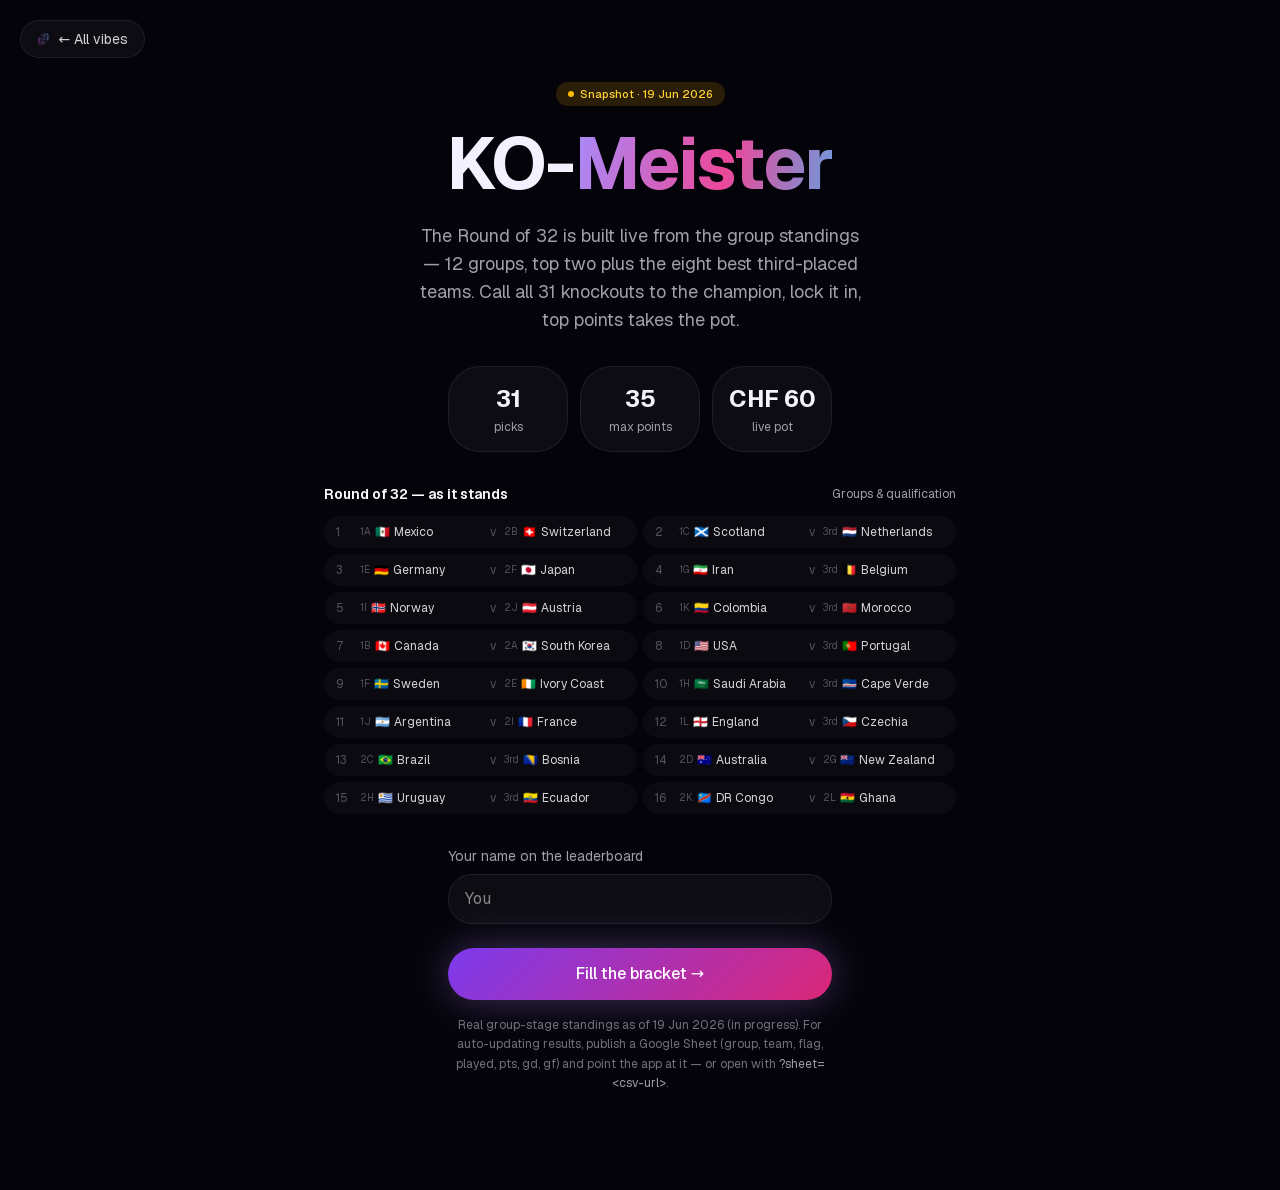
<file: ko-meister/index.html>
<!DOCTYPE html><html lang="en" class="geist_a71539c9-module__T19VSG__variable geist_mono_8d43a2aa-module__8Li5zG__variable h-full antialiased"><head><meta charSet="utf-8"/><meta name="viewport" content="width=device-width, initial-scale=1"/><link rel="preload" href="/_next/static/media/797e433ab948586e-s.p.0r6juujl39pe6.woff2" as="font" crossorigin="" type="font/woff2"/><link rel="preload" href="/_next/static/media/caa3a2e1cccd8315-s.p.0wgildi0cnwt9.woff2" as="font" crossorigin="" type="font/woff2"/><link rel="preload" as="image" href="/brand/mark.svg"/><link rel="stylesheet" href="/_next/static/chunks/1is955lvuhxxu.css" data-precedence="next"/><link rel="preload" as="script" fetchPriority="low" href="/_next/static/chunks/3z5q_p4msz2ha.js"/><script src="/_next/static/chunks/15orcrkp-_9ct.js" async=""></script><script src="/_next/static/chunks/2nykiepra7i1k.js" async=""></script><script src="/_next/static/chunks/0y-qmi6py9vt0.js" async=""></script><script src="/_next/static/chunks/turbopack-1_6kmb9wb6nxy.js" async=""></script><script src="/_next/static/chunks/05-c3ty_6dwfk.js" async=""></script><script src="/_next/static/chunks/14mrh2-p_w84d.js" async=""></script><script src="/_next/static/chunks/0n_3ks16rytdz.js" async=""></script><meta name="next-size-adjust" content=""/><title>KO-Meister · espressifyAI</title><meta name="description" content="Predict the entire World Cup knockout bracket — Round of 32 to the champion — lock it in, and chase the pot on a live leaderboard."/><meta property="og:title" content="Luca&#x27;s Vibe Projects · espressifyAI"/><meta property="og:description" content="One home for all my vibes — playful experiments, half-baked ideas, and the occasional spark that turns into something real."/><meta property="og:url" content="https://vibes.espressify.ai/"/><meta property="og:site_name" content="espressifyAI"/><meta property="og:type" content="website"/><meta name="twitter:card" content="summary"/><meta name="twitter:title" content="Luca&#x27;s Vibe Projects · espressifyAI"/><meta name="twitter:description" content="One home for all my vibes — playful experiments, half-baked ideas, and the occasional spark that turns into something real."/><link rel="icon" href="/icon.svg" type="image/svg+xml"/><script src="/_next/static/chunks/0cz1d0mv5g_q7.js" noModule=""></script></head><body class="min-h-full flex flex-col"><div hidden=""><!--$--><!--/$--></div><div class="relative flex min-h-screen flex-col overflow-hidden bg-[var(--background)] text-[var(--foreground)]"><div class="pointer-events-none absolute inset-0 -z-10" aria-hidden="true"><div class="absolute -top-40 -left-32 h-[34rem] w-[34rem] rounded-full bg-emerald-600/30 blur-[120px] animate-float"></div><div class="absolute top-1/3 -right-40 h-[38rem] w-[38rem] rounded-full bg-teal-500/25 blur-[130px] animate-float-slow"></div><div class="absolute bottom-0 left-1/4 h-[30rem] w-[30rem] rounded-full bg-violet-600/25 blur-[120px] animate-float"></div></div><div class="absolute top-5 left-5 z-30"><a class="glass inline-flex items-center gap-2 rounded-full px-4 py-2 text-sm text-zinc-300 transition hover:text-white" href="/"><img src="/brand/mark.svg" alt="espressifyAI" style="height:14px;width:auto;display:block"/>← All vibes</a></div><main class="mx-auto w-full max-w-2xl flex-1 px-5 pb-24 pt-20"><div class="flex flex-col items-center justify-center pt-24 text-center"><div class="h-10 w-10 animate-spin rounded-full border-2 border-white/15 border-t-emerald-400"></div><p class="mt-4 text-sm text-zinc-400">Loading the bracket from the standings sheet…</p></div></main></div><!--$--><!--/$--><script src="/_next/static/chunks/3z5q_p4msz2ha.js" id="_R_" async=""></script><script>(self.__next_f=self.__next_f||[]).push([0])</script><script>self.__next_f.push([1,"1:\"$Sreact.fragment\"\n2:I[39756,[\"/_next/static/chunks/05-c3ty_6dwfk.js\",\"/_next/static/chunks/14mrh2-p_w84d.js\"],\"default\"]\n3:I[37457,[\"/_next/static/chunks/05-c3ty_6dwfk.js\",\"/_next/static/chunks/14mrh2-p_w84d.js\"],\"default\"]\n4:I[47257,[\"/_next/static/chunks/05-c3ty_6dwfk.js\",\"/_next/static/chunks/14mrh2-p_w84d.js\"],\"ClientPageRoot\"]\n5:I[49801,[\"/_next/static/chunks/05-c3ty_6dwfk.js\",\"/_next/static/chunks/14mrh2-p_w84d.js\",\"/_next/static/chunks/0n_3ks16rytdz.js\"],\"default\"]\n8:I[97367,[\"/_next/static/chunks/05-c3ty_6dwfk.js\",\"/_next/static/chunks/14mrh2-p_w84d.js\"],\"OutletBoundary\"]\n9:\"$Sreact.suspense\"\nb:I[97367,[\"/_next/static/chunks/05-c3ty_6dwfk.js\",\"/_next/static/chunks/14mrh2-p_w84d.js\"],\"ViewportBoundary\"]\nd:I[97367,[\"/_next/static/chunks/05-c3ty_6dwfk.js\",\"/_next/static/chunks/14mrh2-p_w84d.js\"],\"MetadataBoundary\"]\nf:I[68027,[\"/_next/static/chunks/05-c3ty_6dwfk.js\",\"/_next/static/chunks/14mrh2-p_w84d.js\"],\"default\",1]\n:HL[\"/_next/static/chunks/1is955lvuhxxu.css\",\"style\"]\n:HL[\"/_next/static/media/797e433ab948586e-s.p.0r6juujl39pe6.woff2\",\"font\",{\"crossOrigin\":\"\",\"type\":\"font/woff2\"}]\n:HL[\"/_next/static/media/caa3a2e1cccd8315-s.p.0wgildi0cnwt9.woff2\",\"font\",{\"crossOrigin\":\"\",\"type\":\"font/woff2\"}]\n"])</script><script>self.__next_f.push([1,"0:{\"P\":null,\"c\":[\"\",\"ko-meister\",\"\"],\"q\":\"\",\"i\":false,\"f\":[[[\"\",{\"children\":[\"ko-meister\",{\"children\":[\"__PAGE__\",{}]}]},\"$undefined\",\"$undefined\",16],[[\"$\",\"$1\",\"c\",{\"children\":[[[\"$\",\"link\",\"0\",{\"rel\":\"stylesheet\",\"href\":\"/_next/static/chunks/1is955lvuhxxu.css\",\"precedence\":\"next\",\"crossOrigin\":\"$undefined\",\"nonce\":\"$undefined\"}],[\"$\",\"script\",\"script-0\",{\"src\":\"/_next/static/chunks/05-c3ty_6dwfk.js\",\"async\":true,\"nonce\":\"$undefined\"}],[\"$\",\"script\",\"script-1\",{\"src\":\"/_next/static/chunks/14mrh2-p_w84d.js\",\"async\":true,\"nonce\":\"$undefined\"}]],[\"$\",\"html\",null,{\"lang\":\"en\",\"className\":\"geist_a71539c9-module__T19VSG__variable geist_mono_8d43a2aa-module__8Li5zG__variable h-full antialiased\",\"children\":[\"$\",\"body\",null,{\"className\":\"min-h-full flex flex-col\",\"children\":[\"$\",\"$L2\",null,{\"parallelRouterKey\":\"children\",\"error\":\"$undefined\",\"errorStyles\":\"$undefined\",\"errorScripts\":\"$undefined\",\"template\":[\"$\",\"$L3\",null,{}],\"templateStyles\":\"$undefined\",\"templateScripts\":\"$undefined\",\"notFound\":[[[\"$\",\"title\",null,{\"children\":\"404: This page could not be found.\"}],[\"$\",\"div\",null,{\"style\":{\"fontFamily\":\"system-ui,\\\"Segoe UI\\\",Roboto,Helvetica,Arial,sans-serif,\\\"Apple Color Emoji\\\",\\\"Segoe UI Emoji\\\"\",\"height\":\"100vh\",\"textAlign\":\"center\",\"display\":\"flex\",\"flexDirection\":\"column\",\"alignItems\":\"center\",\"justifyContent\":\"center\"},\"children\":[\"$\",\"div\",null,{\"children\":[[\"$\",\"style\",null,{\"dangerouslySetInnerHTML\":{\"__html\":\"body{color:#000;background:#fff;margin:0}.next-error-h1{border-right:1px solid rgba(0,0,0,.3)}@media (prefers-color-scheme:dark){body{color:#fff;background:#000}.next-error-h1{border-right:1px solid rgba(255,255,255,.3)}}\"}}],[\"$\",\"h1\",null,{\"className\":\"next-error-h1\",\"style\":{\"display\":\"inline-block\",\"margin\":\"0 20px 0 0\",\"padding\":\"0 23px 0 0\",\"fontSize\":24,\"fontWeight\":500,\"verticalAlign\":\"top\",\"lineHeight\":\"49px\"},\"children\":404}],[\"$\",\"div\",null,{\"style\":{\"display\":\"inline-block\"},\"children\":[\"$\",\"h2\",null,{\"style\":{\"fontSize\":14,\"fontWeight\":400,\"lineHeight\":\"49px\",\"margin\":0},\"children\":\"This page could not be found.\"}]}]]}]}]],[]],\"forbidden\":\"$undefined\",\"unauthorized\":\"$undefined\"}]}]}]]}],{\"children\":[[\"$\",\"$1\",\"c\",{\"children\":[null,[\"$\",\"$L2\",null,{\"parallelRouterKey\":\"children\",\"error\":\"$undefined\",\"errorStyles\":\"$undefined\",\"errorScripts\":\"$undefined\",\"template\":[\"$\",\"$L3\",null,{}],\"templateStyles\":\"$undefined\",\"templateScripts\":\"$undefined\",\"notFound\":\"$undefined\",\"forbidden\":\"$undefined\",\"unauthorized\":\"$undefined\"}]]}],{\"children\":[[\"$\",\"$1\",\"c\",{\"children\":[[\"$\",\"$L4\",null,{\"Component\":\"$5\",\"serverProvidedParams\":{\"searchParams\":{},\"params\":{},\"promises\":[\"$@6\",\"$@7\"]}}],[[\"$\",\"script\",\"script-0\",{\"src\":\"/_next/static/chunks/0n_3ks16rytdz.js\",\"async\":true,\"nonce\":\"$undefined\"}]],[\"$\",\"$L8\",null,{\"children\":[\"$\",\"$9\",null,{\"name\":\"Next.MetadataOutlet\",\"children\":\"$@a\"}]}]]}],{},null,false,null]},null,false,null]},null,false,null],[\"$\",\"$1\",\"h\",{\"children\":[null,[\"$\",\"$Lb\",null,{\"children\":\"$Lc\"}],[\"$\",\"div\",null,{\"hidden\":true,\"children\":[\"$\",\"$Ld\",null,{\"children\":[\"$\",\"$9\",null,{\"name\":\"Next.Metadata\",\"children\":\"$Le\"}]}]}],[\"$\",\"meta\",null,{\"name\":\"next-size-adjust\",\"content\":\"\"}]]}],false]],\"m\":\"$undefined\",\"G\":[\"$f\",[[\"$\",\"link\",\"0\",{\"rel\":\"stylesheet\",\"href\":\"/_next/static/chunks/1is955lvuhxxu.css\",\"precedence\":\"next\",\"crossOrigin\":\"$undefined\",\"nonce\":\"$undefined\"}]]],\"S\":true,\"h\":null,\"s\":\"$undefined\",\"l\":\"$undefined\",\"p\":\"$undefined\",\"d\":\"$undefined\",\"b\":\"YU_E3G8Jysp7nhRua3IiC\"}\n"])</script><script>self.__next_f.push([1,"6:{}\n7:\"$0:f:0:1:1:children:1:children:0:props:children:0:props:serverProvidedParams:params\"\n"])</script><script>self.__next_f.push([1,"c:[[\"$\",\"meta\",\"0\",{\"charSet\":\"utf-8\"}],[\"$\",\"meta\",\"1\",{\"name\":\"viewport\",\"content\":\"width=device-width, initial-scale=1\"}]]\n"])</script><script>self.__next_f.push([1,"10:I[27201,[\"/_next/static/chunks/05-c3ty_6dwfk.js\",\"/_next/static/chunks/14mrh2-p_w84d.js\"],\"IconMark\"]\na:null\ne:[[\"$\",\"title\",\"0\",{\"children\":\"KO-Meister · espressifyAI\"}],[\"$\",\"meta\",\"1\",{\"name\":\"description\",\"content\":\"Predict the entire World Cup knockout bracket — Round of 32 to the champion — lock it in, and chase the pot on a live leaderboard.\"}],[\"$\",\"meta\",\"2\",{\"property\":\"og:title\",\"content\":\"Luca's Vibe Projects · espressifyAI\"}],[\"$\",\"meta\",\"3\",{\"property\":\"og:description\",\"content\":\"One home for all my vibes — playful experiments, half-baked ideas, and the occasional spark that turns into something real.\"}],[\"$\",\"meta\",\"4\",{\"property\":\"og:url\",\"content\":\"https://vibes.espressify.ai/\"}],[\"$\",\"meta\",\"5\",{\"property\":\"og:site_name\",\"content\":\"espressifyAI\"}],[\"$\",\"meta\",\"6\",{\"property\":\"og:type\",\"content\":\"website\"}],[\"$\",\"meta\",\"7\",{\"name\":\"twitter:card\",\"content\":\"summary\"}],[\"$\",\"meta\",\"8\",{\"name\":\"twitter:title\",\"content\":\"Luca's Vibe Projects · espressifyAI\"}],[\"$\",\"meta\",\"9\",{\"name\":\"twitter:description\",\"content\":\"One home for all my vibes — playful experiments, half-baked ideas, and the occasional spark that turns into something real.\"}],[\"$\",\"link\",\"10\",{\"rel\":\"icon\",\"href\":\"/icon.svg\",\"type\":\"image/svg+xml\"}],[\"$\",\"$L10\",\"11\",{}]]\n"])</script></body></html>
</file>
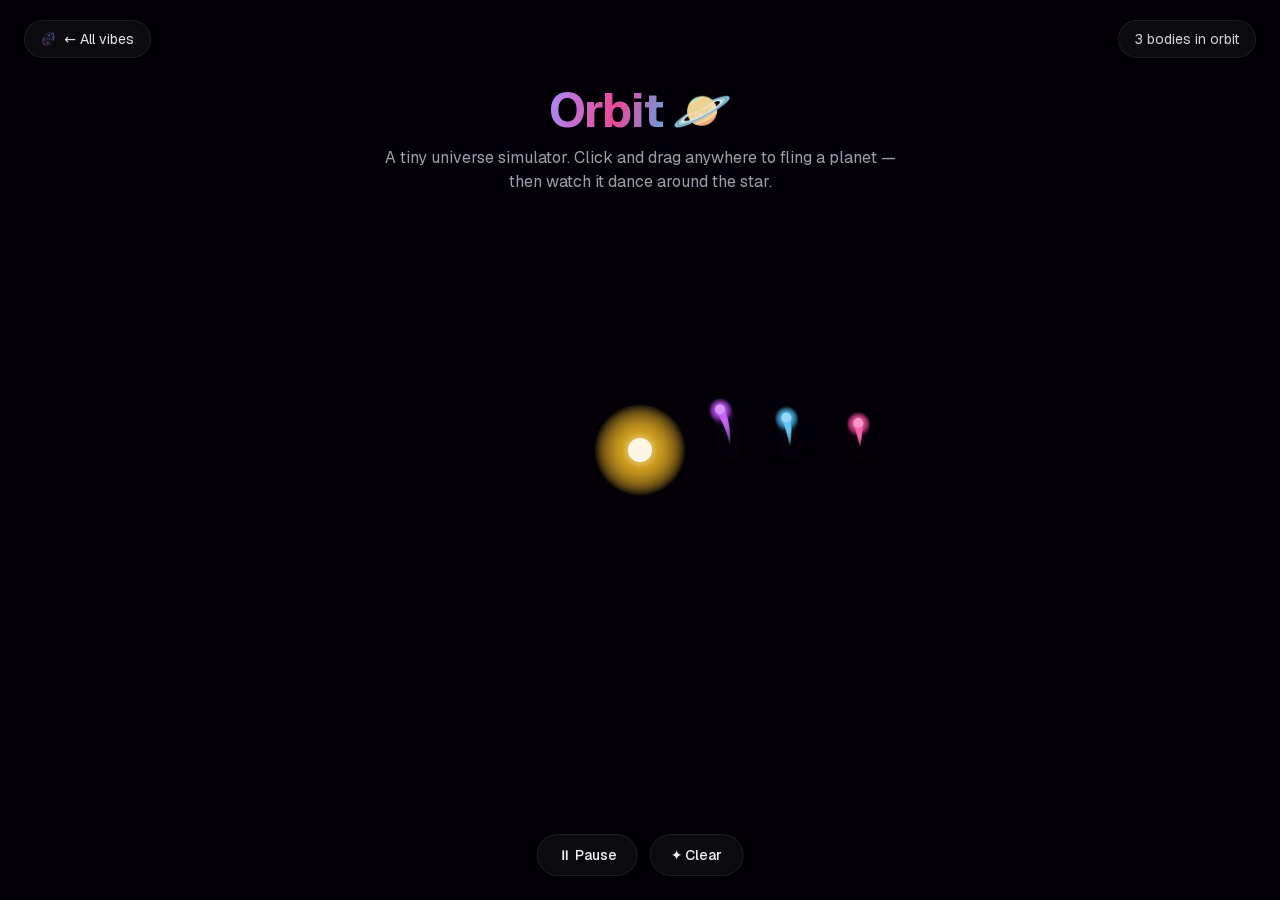
<file: orbit/index.html>
<!DOCTYPE html><html lang="en" class="geist_a71539c9-module__T19VSG__variable geist_mono_8d43a2aa-module__8Li5zG__variable h-full antialiased"><head><meta charSet="utf-8"/><meta name="viewport" content="width=device-width, initial-scale=1"/><link rel="preload" href="/_next/static/media/797e433ab948586e-s.p.0r6juujl39pe6.woff2" as="font" crossorigin="" type="font/woff2"/><link rel="preload" href="/_next/static/media/caa3a2e1cccd8315-s.p.0wgildi0cnwt9.woff2" as="font" crossorigin="" type="font/woff2"/><link rel="preload" as="image" href="/brand/mark.svg"/><link rel="stylesheet" href="/_next/static/chunks/1is955lvuhxxu.css" data-precedence="next"/><link rel="preload" as="script" fetchPriority="low" href="/_next/static/chunks/3z5q_p4msz2ha.js"/><script src="/_next/static/chunks/15orcrkp-_9ct.js" async=""></script><script src="/_next/static/chunks/2nykiepra7i1k.js" async=""></script><script src="/_next/static/chunks/0y-qmi6py9vt0.js" async=""></script><script src="/_next/static/chunks/turbopack-1_6kmb9wb6nxy.js" async=""></script><script src="/_next/static/chunks/05-c3ty_6dwfk.js" async=""></script><script src="/_next/static/chunks/14mrh2-p_w84d.js" async=""></script><script src="/_next/static/chunks/0gnfg4zxh328c.js" async=""></script><meta name="next-size-adjust" content=""/><title>Luca&#x27;s Vibe Projects · espressifyAI</title><meta name="description" content="One home for all my vibes — playful experiments, half-baked ideas, and the occasional spark that turns into something real. An espressifyAI project."/><meta property="og:title" content="Luca&#x27;s Vibe Projects · espressifyAI"/><meta property="og:description" content="One home for all my vibes — playful experiments, half-baked ideas, and the occasional spark that turns into something real."/><meta property="og:url" content="https://vibes.espressify.ai/"/><meta property="og:site_name" content="espressifyAI"/><meta property="og:type" content="website"/><meta name="twitter:card" content="summary"/><meta name="twitter:title" content="Luca&#x27;s Vibe Projects · espressifyAI"/><meta name="twitter:description" content="One home for all my vibes — playful experiments, half-baked ideas, and the occasional spark that turns into something real."/><link rel="icon" href="/icon.svg" type="image/svg+xml"/><script src="/_next/static/chunks/0cz1d0mv5g_q7.js" noModule=""></script></head><body class="min-h-full flex flex-col"><div hidden=""><!--$--><!--/$--></div><div class="relative flex-1 overflow-hidden"><canvas class="absolute inset-0 h-full w-full touch-none"></canvas><header class="pointer-events-none relative z-10 flex items-center justify-between px-6 py-5"><a class="glass pointer-events-auto inline-flex items-center gap-2 rounded-full px-4 py-2 text-sm text-zinc-200 transition-transform hover:scale-105" href="/"><img src="/brand/mark.svg" alt="espressifyAI" style="height:16px;width:auto;display:block"/>← All vibes</a><span class="glass pointer-events-auto rounded-full px-4 py-2 text-sm text-zinc-300">0<!-- --> <!-- -->bodies<!-- --> in orbit</span></header><div class="pointer-events-none relative z-10 mx-auto mt-2 max-w-xl px-6 text-center"><h1 class="text-4xl font-bold tracking-tight sm:text-5xl"><span class="text-gradient">Orbit</span> 🪐</h1><p class="mt-3 text-zinc-400">A tiny universe simulator. Click and drag anywhere to fling a planet — then watch it dance around the star.</p></div><div class="pointer-events-none absolute bottom-6 left-1/2 z-10 flex -translate-x-1/2 gap-3"><button class="glass pointer-events-auto rounded-full px-5 py-2.5 text-sm font-medium text-zinc-100 transition-transform hover:scale-105">⏸ Pause</button><button class="glass pointer-events-auto rounded-full px-5 py-2.5 text-sm font-medium text-zinc-100 transition-transform hover:scale-105">✦ Clear</button></div></div><!--$--><!--/$--><script src="/_next/static/chunks/3z5q_p4msz2ha.js" id="_R_" async=""></script><script>(self.__next_f=self.__next_f||[]).push([0])</script><script>self.__next_f.push([1,"1:\"$Sreact.fragment\"\n2:I[39756,[\"/_next/static/chunks/05-c3ty_6dwfk.js\",\"/_next/static/chunks/14mrh2-p_w84d.js\"],\"default\"]\n3:I[37457,[\"/_next/static/chunks/05-c3ty_6dwfk.js\",\"/_next/static/chunks/14mrh2-p_w84d.js\"],\"default\"]\n4:I[47257,[\"/_next/static/chunks/05-c3ty_6dwfk.js\",\"/_next/static/chunks/14mrh2-p_w84d.js\"],\"ClientPageRoot\"]\n5:I[38334,[\"/_next/static/chunks/05-c3ty_6dwfk.js\",\"/_next/static/chunks/14mrh2-p_w84d.js\",\"/_next/static/chunks/0gnfg4zxh328c.js\"],\"default\"]\n8:I[97367,[\"/_next/static/chunks/05-c3ty_6dwfk.js\",\"/_next/static/chunks/14mrh2-p_w84d.js\"],\"OutletBoundary\"]\n9:\"$Sreact.suspense\"\nc:I[97367,[\"/_next/static/chunks/05-c3ty_6dwfk.js\",\"/_next/static/chunks/14mrh2-p_w84d.js\"],\"ViewportBoundary\"]\ne:I[97367,[\"/_next/static/chunks/05-c3ty_6dwfk.js\",\"/_next/static/chunks/14mrh2-p_w84d.js\"],\"MetadataBoundary\"]\n10:I[68027,[\"/_next/static/chunks/05-c3ty_6dwfk.js\",\"/_next/static/chunks/14mrh2-p_w84d.js\"],\"default\",1]\n:HL[\"/_next/static/chunks/1is955lvuhxxu.css\",\"style\"]\n:HL[\"/_next/static/media/797e433ab948586e-s.p.0r6juujl39pe6.woff2\",\"font\",{\"crossOrigin\":\"\",\"type\":\"font/woff2\"}]\n:HL[\"/_next/static/media/caa3a2e1cccd8315-s.p.0wgildi0cnwt9.woff2\",\"font\",{\"crossOrigin\":\"\",\"type\":\"font/woff2\"}]\n"])</script><script>self.__next_f.push([1,"0:{\"P\":null,\"c\":[\"\",\"orbit\",\"\"],\"q\":\"\",\"i\":false,\"f\":[[[\"\",{\"children\":[\"orbit\",{\"children\":[\"__PAGE__\",{}]}]},\"$undefined\",\"$undefined\",16],[[\"$\",\"$1\",\"c\",{\"children\":[[[\"$\",\"link\",\"0\",{\"rel\":\"stylesheet\",\"href\":\"/_next/static/chunks/1is955lvuhxxu.css\",\"precedence\":\"next\",\"crossOrigin\":\"$undefined\",\"nonce\":\"$undefined\"}],[\"$\",\"script\",\"script-0\",{\"src\":\"/_next/static/chunks/05-c3ty_6dwfk.js\",\"async\":true,\"nonce\":\"$undefined\"}],[\"$\",\"script\",\"script-1\",{\"src\":\"/_next/static/chunks/14mrh2-p_w84d.js\",\"async\":true,\"nonce\":\"$undefined\"}]],[\"$\",\"html\",null,{\"lang\":\"en\",\"className\":\"geist_a71539c9-module__T19VSG__variable geist_mono_8d43a2aa-module__8Li5zG__variable h-full antialiased\",\"children\":[\"$\",\"body\",null,{\"className\":\"min-h-full flex flex-col\",\"children\":[\"$\",\"$L2\",null,{\"parallelRouterKey\":\"children\",\"error\":\"$undefined\",\"errorStyles\":\"$undefined\",\"errorScripts\":\"$undefined\",\"template\":[\"$\",\"$L3\",null,{}],\"templateStyles\":\"$undefined\",\"templateScripts\":\"$undefined\",\"notFound\":[[[\"$\",\"title\",null,{\"children\":\"404: This page could not be found.\"}],[\"$\",\"div\",null,{\"style\":{\"fontFamily\":\"system-ui,\\\"Segoe UI\\\",Roboto,Helvetica,Arial,sans-serif,\\\"Apple Color Emoji\\\",\\\"Segoe UI Emoji\\\"\",\"height\":\"100vh\",\"textAlign\":\"center\",\"display\":\"flex\",\"flexDirection\":\"column\",\"alignItems\":\"center\",\"justifyContent\":\"center\"},\"children\":[\"$\",\"div\",null,{\"children\":[[\"$\",\"style\",null,{\"dangerouslySetInnerHTML\":{\"__html\":\"body{color:#000;background:#fff;margin:0}.next-error-h1{border-right:1px solid rgba(0,0,0,.3)}@media (prefers-color-scheme:dark){body{color:#fff;background:#000}.next-error-h1{border-right:1px solid rgba(255,255,255,.3)}}\"}}],[\"$\",\"h1\",null,{\"className\":\"next-error-h1\",\"style\":{\"display\":\"inline-block\",\"margin\":\"0 20px 0 0\",\"padding\":\"0 23px 0 0\",\"fontSize\":24,\"fontWeight\":500,\"verticalAlign\":\"top\",\"lineHeight\":\"49px\"},\"children\":404}],[\"$\",\"div\",null,{\"style\":{\"display\":\"inline-block\"},\"children\":[\"$\",\"h2\",null,{\"style\":{\"fontSize\":14,\"fontWeight\":400,\"lineHeight\":\"49px\",\"margin\":0},\"children\":\"This page could not be found.\"}]}]]}]}]],[]],\"forbidden\":\"$undefined\",\"unauthorized\":\"$undefined\"}]}]}]]}],{\"children\":[[\"$\",\"$1\",\"c\",{\"children\":[null,[\"$\",\"$L2\",null,{\"parallelRouterKey\":\"children\",\"error\":\"$undefined\",\"errorStyles\":\"$undefined\",\"errorScripts\":\"$undefined\",\"template\":[\"$\",\"$L3\",null,{}],\"templateStyles\":\"$undefined\",\"templateScripts\":\"$undefined\",\"notFound\":\"$undefined\",\"forbidden\":\"$undefined\",\"unauthorized\":\"$undefined\"}]]}],{\"children\":[[\"$\",\"$1\",\"c\",{\"children\":[[\"$\",\"$L4\",null,{\"Component\":\"$5\",\"serverProvidedParams\":{\"searchParams\":{},\"params\":{},\"promises\":[\"$@6\",\"$@7\"]}}],[[\"$\",\"script\",\"script-0\",{\"src\":\"/_next/static/chunks/0gnfg4zxh328c.js\",\"async\":true,\"nonce\":\"$undefined\"}]],[\"$\",\"$L8\",null,{\"children\":[\"$\",\"$9\",null,{\"name\":\"Next.MetadataOutlet\",\"children\":\"$@a\"}]}]]}],{},null,false,null]},null,false,\"$@b\"]},null,false,null],[\"$\",\"$1\",\"h\",{\"children\":[null,[\"$\",\"$Lc\",null,{\"children\":\"$Ld\"}],[\"$\",\"div\",null,{\"hidden\":true,\"children\":[\"$\",\"$Le\",null,{\"children\":[\"$\",\"$9\",null,{\"name\":\"Next.Metadata\",\"children\":\"$Lf\"}]}]}],[\"$\",\"meta\",null,{\"name\":\"next-size-adjust\",\"content\":\"\"}]]}],false]],\"m\":\"$undefined\",\"G\":[\"$10\",[[\"$\",\"link\",\"0\",{\"rel\":\"stylesheet\",\"href\":\"/_next/static/chunks/1is955lvuhxxu.css\",\"precedence\":\"next\",\"crossOrigin\":\"$undefined\",\"nonce\":\"$undefined\"}]]],\"S\":true,\"h\":null,\"s\":\"$undefined\",\"l\":\"$undefined\",\"p\":\"$undefined\",\"d\":\"$undefined\",\"b\":\"YU_E3G8Jysp7nhRua3IiC\"}\n"])</script><script>self.__next_f.push([1,"11:[]\nb:\"$W11\"\n6:{}\n7:\"$0:f:0:1:1:children:1:children:0:props:children:0:props:serverProvidedParams:params\"\n"])</script><script>self.__next_f.push([1,"d:[[\"$\",\"meta\",\"0\",{\"charSet\":\"utf-8\"}],[\"$\",\"meta\",\"1\",{\"name\":\"viewport\",\"content\":\"width=device-width, initial-scale=1\"}]]\n"])</script><script>self.__next_f.push([1,"12:I[27201,[\"/_next/static/chunks/05-c3ty_6dwfk.js\",\"/_next/static/chunks/14mrh2-p_w84d.js\"],\"IconMark\"]\na:null\nf:[[\"$\",\"title\",\"0\",{\"children\":\"Luca's Vibe Projects · espressifyAI\"}],[\"$\",\"meta\",\"1\",{\"name\":\"description\",\"content\":\"One home for all my vibes — playful experiments, half-baked ideas, and the occasional spark that turns into something real. An espressifyAI project.\"}],[\"$\",\"meta\",\"2\",{\"property\":\"og:title\",\"content\":\"Luca's Vibe Projects · espressifyAI\"}],[\"$\",\"meta\",\"3\",{\"property\":\"og:description\",\"content\":\"One home for all my vibes — playful experiments, half-baked ideas, and the occasional spark that turns into something real.\"}],[\"$\",\"meta\",\"4\",{\"property\":\"og:url\",\"content\":\"https://vibes.espressify.ai/\"}],[\"$\",\"meta\",\"5\",{\"property\":\"og:site_name\",\"content\":\"espressifyAI\"}],[\"$\",\"meta\",\"6\",{\"property\":\"og:type\",\"content\":\"website\"}],[\"$\",\"meta\",\"7\",{\"name\":\"twitter:card\",\"content\":\"summary\"}],[\"$\",\"meta\",\"8\",{\"name\":\"twitter:title\",\"content\":\"Luca's Vibe Projects · espressifyAI\"}],[\"$\",\"meta\",\"9\",{\"name\":\"twitter:description\",\"content\":\"One home for all my vibes — playful experiments, half-baked ideas, and the occasional spark that turns into something real.\"}],[\"$\",\"link\",\"10\",{\"rel\":\"icon\",\"href\":\"/icon.svg\",\"type\":\"image/svg+xml\"}],[\"$\",\"$L12\",\"11\",{}]]\n"])</script></body></html>
</file>
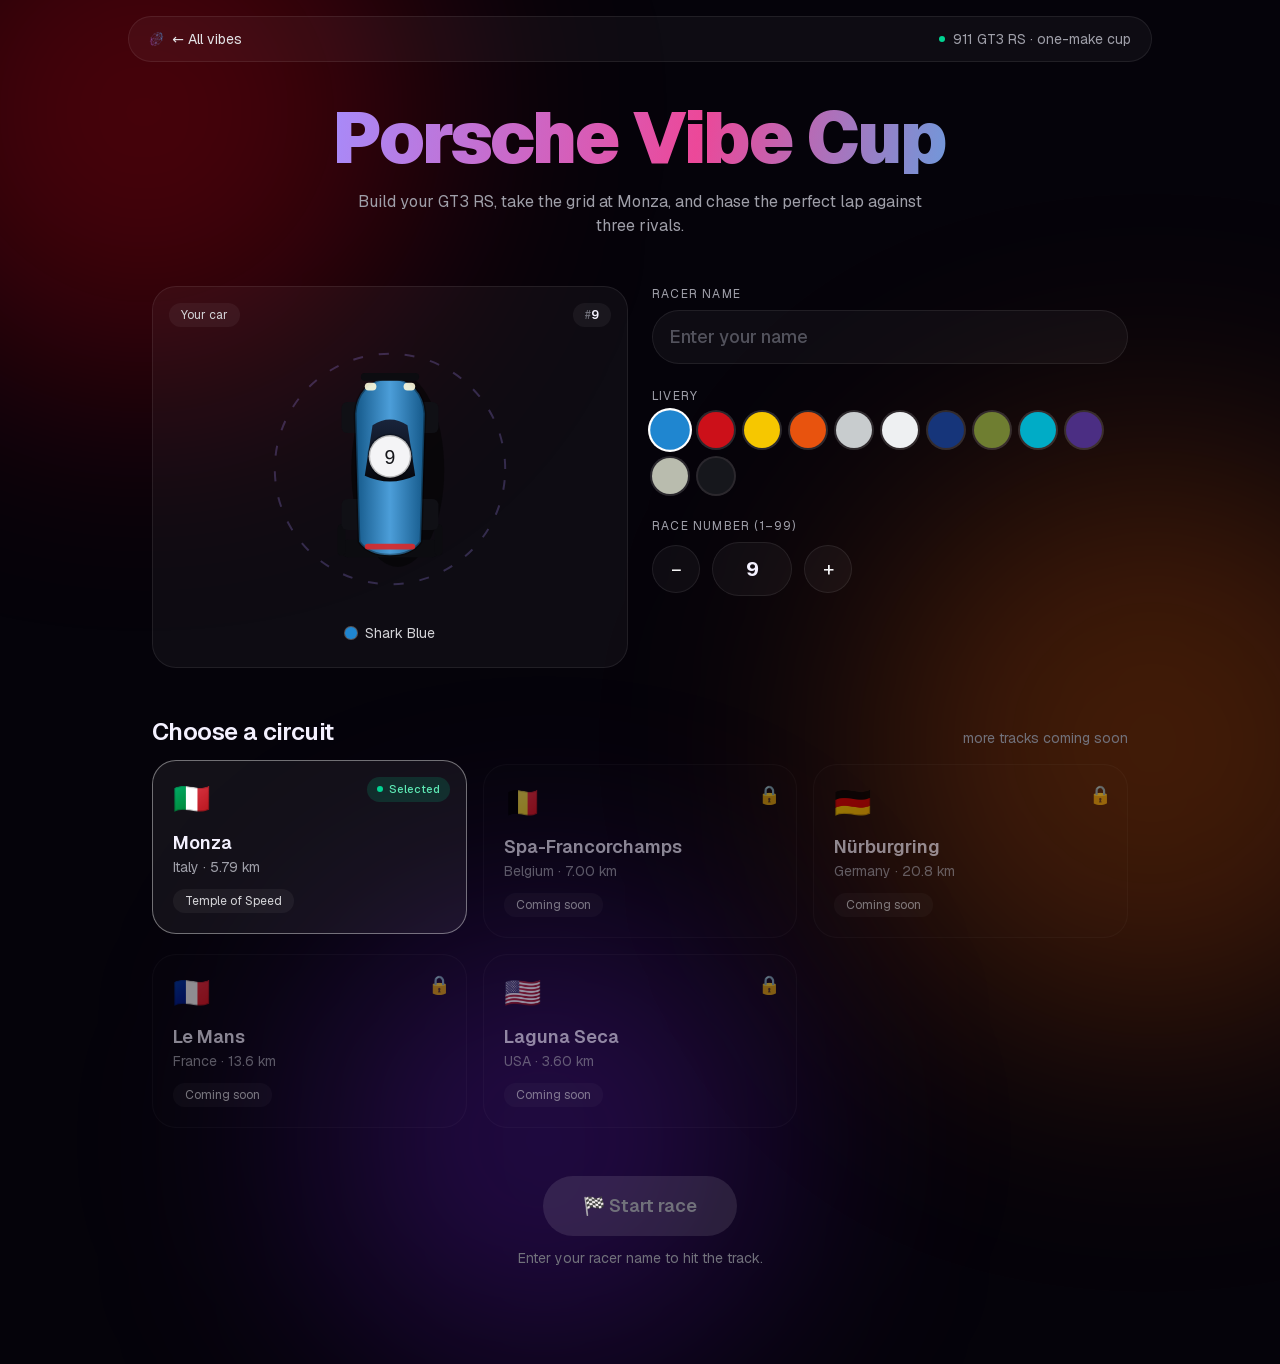
<file: porsche-vibe-cup/index.html>
<!DOCTYPE html><html lang="en" class="geist_a71539c9-module__T19VSG__variable geist_mono_8d43a2aa-module__8Li5zG__variable h-full antialiased"><head><meta charSet="utf-8"/><meta name="viewport" content="width=device-width, initial-scale=1"/><link rel="preload" href="/_next/static/media/797e433ab948586e-s.p.0r6juujl39pe6.woff2" as="font" crossorigin="" type="font/woff2"/><link rel="preload" href="/_next/static/media/caa3a2e1cccd8315-s.p.0wgildi0cnwt9.woff2" as="font" crossorigin="" type="font/woff2"/><link rel="preload" as="image" href="/brand/mark.svg"/><link rel="stylesheet" href="/_next/static/chunks/1is955lvuhxxu.css" data-precedence="next"/><link rel="preload" as="script" fetchPriority="low" href="/_next/static/chunks/3z5q_p4msz2ha.js"/><script src="/_next/static/chunks/15orcrkp-_9ct.js" async=""></script><script src="/_next/static/chunks/2nykiepra7i1k.js" async=""></script><script src="/_next/static/chunks/0y-qmi6py9vt0.js" async=""></script><script src="/_next/static/chunks/turbopack-1_6kmb9wb6nxy.js" async=""></script><script src="/_next/static/chunks/05-c3ty_6dwfk.js" async=""></script><script src="/_next/static/chunks/14mrh2-p_w84d.js" async=""></script><script src="/_next/static/chunks/1_21umv8v1tpr.js" async=""></script><meta name="next-size-adjust" content=""/><title>Luca&#x27;s Vibe Projects · espressifyAI</title><meta name="description" content="One home for all my vibes — playful experiments, half-baked ideas, and the occasional spark that turns into something real. An espressifyAI project."/><meta property="og:title" content="Luca&#x27;s Vibe Projects · espressifyAI"/><meta property="og:description" content="One home for all my vibes — playful experiments, half-baked ideas, and the occasional spark that turns into something real."/><meta property="og:url" content="https://vibes.espressify.ai/"/><meta property="og:site_name" content="espressifyAI"/><meta property="og:type" content="website"/><meta name="twitter:card" content="summary"/><meta name="twitter:title" content="Luca&#x27;s Vibe Projects · espressifyAI"/><meta name="twitter:description" content="One home for all my vibes — playful experiments, half-baked ideas, and the occasional spark that turns into something real."/><link rel="icon" href="/icon.svg" type="image/svg+xml"/><script src="/_next/static/chunks/0cz1d0mv5g_q7.js" noModule=""></script></head><body class="min-h-full flex flex-col"><div hidden=""><!--$--><!--/$--></div><div class="relative flex-1 overflow-hidden"><div class="pointer-events-none absolute inset-0 -z-10"><div class="absolute -top-40 -left-32 h-[34rem] w-[34rem] rounded-full bg-red-600/30 blur-[120px] animate-float"></div><div class="absolute top-1/3 -right-40 h-[36rem] w-[36rem] rounded-full bg-orange-500/25 blur-[130px] animate-float-slow"></div><div class="absolute bottom-0 left-1/4 h-[28rem] w-[28rem] rounded-full bg-violet-600/25 blur-[120px] animate-float"></div></div><header class="relative z-10 px-6 py-4"><nav class="glass mx-auto flex max-w-5xl items-center justify-between rounded-2xl px-5 py-3"><a class="inline-flex items-center gap-2 text-sm text-zinc-200 transition hover:text-white" href="/"><img src="/brand/mark.svg" alt="espressifyAI" style="height:16px;width:auto;display:block"/>← All vibes</a><span class="flex items-center gap-2 text-sm text-zinc-400"><span class="h-1.5 w-1.5 animate-pulse rounded-full bg-emerald-400"></span>911 GT3 RS · one-make cup</span></nav></header><section class="mx-auto max-w-5xl px-6 pb-24 pt-6"><div class="reveal text-center"><h1 class="text-5xl font-black tracking-tight sm:text-7xl"><span class="text-gradient">Porsche Vibe Cup</span></h1><p class="mx-auto mt-4 max-w-xl text-zinc-400">Build your GT3 RS, take the grid at Monza, and chase the perfect lap against three rivals.</p></div><div class="mt-12 grid items-start gap-6 lg:grid-cols-2"><div class="reveal glass relative overflow-hidden rounded-3xl p-4" style="animation-delay:0.1s"><div class="absolute left-4 top-4 z-10 rounded-full bg-white/5 px-3 py-1 text-xs text-zinc-300">Your car</div><div class="absolute right-4 top-4 z-10 rounded-full bg-white/5 px-3 py-1 text-xs"><span class="text-zinc-500">#</span><span class="font-semibold">9</span></div><canvas class="h-72 w-full sm:h-80"></canvas><div class="flex items-center justify-center gap-2 pb-2 text-sm text-zinc-300"><span class="inline-block h-3 w-3 rounded-full ring-1 ring-white/30" style="background:#1f86d0"></span>Shark Blue</div></div><div class="reveal flex flex-col gap-6" style="animation-delay:0.2s"><div><label class="mb-2 block text-xs uppercase tracking-widest text-zinc-400">Racer name</label><input placeholder="Enter your name" maxLength="16" class="glass w-full rounded-2xl px-4 py-3 text-lg font-medium outline-none transition focus:border-white/30 focus:ring-2 focus:ring-violet-500/40 placeholder:text-zinc-600" value=""/></div><div><label class="mb-2 block text-xs uppercase tracking-widest text-zinc-400">Livery</label><div class="flex flex-wrap gap-2.5"><button title="Shark Blue" class="h-9 w-9 rounded-full ring-2 transition-transform hover:scale-110 ring-white scale-110" style="background:#1f86d0"></button><button title="Guards Red" class="h-9 w-9 rounded-full ring-2 transition-transform hover:scale-110 ring-white/15" style="background:#cc1019"></button><button title="Racing Yellow" class="h-9 w-9 rounded-full ring-2 transition-transform hover:scale-110 ring-white/15" style="background:#f6c700"></button><button title="Lava Orange" class="h-9 w-9 rounded-full ring-2 transition-transform hover:scale-110 ring-white/15" style="background:#e8530e"></button><button title="GT Silver" class="h-9 w-9 rounded-full ring-2 transition-transform hover:scale-110 ring-white/15" style="background:#c8ccce"></button><button title="Carrara White" class="h-9 w-9 rounded-full ring-2 transition-transform hover:scale-110 ring-white/15" style="background:#eef0f2"></button><button title="Gentian Blue" class="h-9 w-9 rounded-full ring-2 transition-transform hover:scale-110 ring-white/15" style="background:#16357a"></button><button title="Python Green" class="h-9 w-9 rounded-full ring-2 transition-transform hover:scale-110 ring-white/15" style="background:#6f7e31"></button><button title="Miami Blue" class="h-9 w-9 rounded-full ring-2 transition-transform hover:scale-110 ring-white/15" style="background:#00acc6"></button><button title="Ultraviolet" class="h-9 w-9 rounded-full ring-2 transition-transform hover:scale-110 ring-white/15" style="background:#4b2e83"></button><button title="Chalk" class="h-9 w-9 rounded-full ring-2 transition-transform hover:scale-110 ring-white/15" style="background:#b9bcae"></button><button title="Jet Black" class="h-9 w-9 rounded-full ring-2 transition-transform hover:scale-110 ring-white/15" style="background:#16171c"></button></div></div><div><label class="mb-2 block text-xs uppercase tracking-widest text-zinc-400">Race number (1–99)</label><div class="flex items-center gap-3"><button class="glass grid h-12 w-12 place-items-center rounded-2xl text-xl text-zinc-100 transition-transform hover:scale-105">−</button><input inputMode="numeric" class="glass w-20 rounded-2xl px-3 py-3 text-center text-xl font-bold tabular-nums outline-none focus:ring-2 focus:ring-violet-500/40" value="9"/><button class="glass grid h-12 w-12 place-items-center rounded-2xl text-xl text-zinc-100 transition-transform hover:scale-105">+</button></div></div></div></div><div class="reveal mt-12" style="animation-delay:0.3s"><div class="mb-4 flex items-end justify-between"><h2 class="text-xl font-semibold tracking-tight sm:text-2xl">Choose a circuit</h2><span class="text-sm text-zinc-500">more tracks coming soon</span></div><div class="grid gap-4 sm:grid-cols-2 lg:grid-cols-3"><button class="relative overflow-hidden rounded-3xl border p-5 text-left transition-all border-white/40 bg-white/[0.06] -translate-y-1"><span class="absolute right-4 top-4 inline-flex items-center gap-1.5 rounded-full bg-emerald-400/15 px-2.5 py-1 text-[11px] font-medium text-emerald-300"><span class="h-1.5 w-1.5 rounded-full bg-emerald-400"></span> Selected</span><div class="text-3xl">🇮🇹</div><div class="mt-3 text-lg font-semibold">Monza</div><div class="text-sm text-zinc-400">Italy<!-- --> · <!-- -->5.79 km</div><div class="mt-3 inline-block rounded-full bg-white/5 px-3 py-1 text-xs text-zinc-300">Temple of Speed</div></button><button disabled="" class="relative overflow-hidden rounded-3xl border p-5 text-left transition-all cursor-not-allowed border-white/5 bg-white/[0.02] opacity-55"><span class="absolute right-4 top-4 text-lg">🔒</span><div class="text-3xl">🇧🇪</div><div class="mt-3 text-lg font-semibold">Spa-Francorchamps</div><div class="text-sm text-zinc-400">Belgium<!-- --> · <!-- -->7.00 km</div><div class="mt-3 inline-block rounded-full bg-white/5 px-3 py-1 text-xs text-zinc-300">Coming soon</div></button><button disabled="" class="relative overflow-hidden rounded-3xl border p-5 text-left transition-all cursor-not-allowed border-white/5 bg-white/[0.02] opacity-55"><span class="absolute right-4 top-4 text-lg">🔒</span><div class="text-3xl">🇩🇪</div><div class="mt-3 text-lg font-semibold">Nürburgring</div><div class="text-sm text-zinc-400">Germany<!-- --> · <!-- -->20.8 km</div><div class="mt-3 inline-block rounded-full bg-white/5 px-3 py-1 text-xs text-zinc-300">Coming soon</div></button><button disabled="" class="relative overflow-hidden rounded-3xl border p-5 text-left transition-all cursor-not-allowed border-white/5 bg-white/[0.02] opacity-55"><span class="absolute right-4 top-4 text-lg">🔒</span><div class="text-3xl">🇫🇷</div><div class="mt-3 text-lg font-semibold">Le Mans</div><div class="text-sm text-zinc-400">France<!-- --> · <!-- -->13.6 km</div><div class="mt-3 inline-block rounded-full bg-white/5 px-3 py-1 text-xs text-zinc-300">Coming soon</div></button><button disabled="" class="relative overflow-hidden rounded-3xl border p-5 text-left transition-all cursor-not-allowed border-white/5 bg-white/[0.02] opacity-55"><span class="absolute right-4 top-4 text-lg">🔒</span><div class="text-3xl">🇺🇸</div><div class="mt-3 text-lg font-semibold">Laguna Seca</div><div class="text-sm text-zinc-400">USA<!-- --> · <!-- -->3.60 km</div><div class="mt-3 inline-block rounded-full bg-white/5 px-3 py-1 text-xs text-zinc-300">Coming soon</div></button></div></div><div class="reveal mt-12 flex flex-col items-center gap-3" style="animation-delay:0.4s"><button disabled="" class="group relative overflow-hidden rounded-full px-10 py-4 text-lg font-semibold transition-transform cursor-not-allowed bg-white/10 text-zinc-500">🏁 Start race</button><span class="text-sm text-zinc-500">Enter your racer name to hit the track.</span></div></section></div><!--$--><!--/$--><script src="/_next/static/chunks/3z5q_p4msz2ha.js" id="_R_" async=""></script><script>(self.__next_f=self.__next_f||[]).push([0])</script><script>self.__next_f.push([1,"1:\"$Sreact.fragment\"\n2:I[39756,[\"/_next/static/chunks/05-c3ty_6dwfk.js\",\"/_next/static/chunks/14mrh2-p_w84d.js\"],\"default\"]\n3:I[37457,[\"/_next/static/chunks/05-c3ty_6dwfk.js\",\"/_next/static/chunks/14mrh2-p_w84d.js\"],\"default\"]\n4:I[47257,[\"/_next/static/chunks/05-c3ty_6dwfk.js\",\"/_next/static/chunks/14mrh2-p_w84d.js\"],\"ClientPageRoot\"]\n5:I[74241,[\"/_next/static/chunks/05-c3ty_6dwfk.js\",\"/_next/static/chunks/14mrh2-p_w84d.js\",\"/_next/static/chunks/1_21umv8v1tpr.js\"],\"default\"]\n8:I[97367,[\"/_next/static/chunks/05-c3ty_6dwfk.js\",\"/_next/static/chunks/14mrh2-p_w84d.js\"],\"OutletBoundary\"]\n9:\"$Sreact.suspense\"\nc:I[97367,[\"/_next/static/chunks/05-c3ty_6dwfk.js\",\"/_next/static/chunks/14mrh2-p_w84d.js\"],\"ViewportBoundary\"]\ne:I[97367,[\"/_next/static/chunks/05-c3ty_6dwfk.js\",\"/_next/static/chunks/14mrh2-p_w84d.js\"],\"MetadataBoundary\"]\n10:I[68027,[\"/_next/static/chunks/05-c3ty_6dwfk.js\",\"/_next/static/chunks/14mrh2-p_w84d.js\"],\"default\",1]\n:HL[\"/_next/static/chunks/1is955lvuhxxu.css\",\"style\"]\n:HL[\"/_next/static/media/797e433ab948586e-s.p.0r6juujl39pe6.woff2\",\"font\",{\"crossOrigin\":\"\",\"type\":\"font/woff2\"}]\n:HL[\"/_next/static/media/caa3a2e1cccd8315-s.p.0wgildi0cnwt9.woff2\",\"font\",{\"crossOrigin\":\"\",\"type\":\"font/woff2\"}]\n"])</script><script>self.__next_f.push([1,"0:{\"P\":null,\"c\":[\"\",\"porsche-vibe-cup\",\"\"],\"q\":\"\",\"i\":false,\"f\":[[[\"\",{\"children\":[\"porsche-vibe-cup\",{\"children\":[\"__PAGE__\",{}]}]},\"$undefined\",\"$undefined\",16],[[\"$\",\"$1\",\"c\",{\"children\":[[[\"$\",\"link\",\"0\",{\"rel\":\"stylesheet\",\"href\":\"/_next/static/chunks/1is955lvuhxxu.css\",\"precedence\":\"next\",\"crossOrigin\":\"$undefined\",\"nonce\":\"$undefined\"}],[\"$\",\"script\",\"script-0\",{\"src\":\"/_next/static/chunks/05-c3ty_6dwfk.js\",\"async\":true,\"nonce\":\"$undefined\"}],[\"$\",\"script\",\"script-1\",{\"src\":\"/_next/static/chunks/14mrh2-p_w84d.js\",\"async\":true,\"nonce\":\"$undefined\"}]],[\"$\",\"html\",null,{\"lang\":\"en\",\"className\":\"geist_a71539c9-module__T19VSG__variable geist_mono_8d43a2aa-module__8Li5zG__variable h-full antialiased\",\"children\":[\"$\",\"body\",null,{\"className\":\"min-h-full flex flex-col\",\"children\":[\"$\",\"$L2\",null,{\"parallelRouterKey\":\"children\",\"error\":\"$undefined\",\"errorStyles\":\"$undefined\",\"errorScripts\":\"$undefined\",\"template\":[\"$\",\"$L3\",null,{}],\"templateStyles\":\"$undefined\",\"templateScripts\":\"$undefined\",\"notFound\":[[[\"$\",\"title\",null,{\"children\":\"404: This page could not be found.\"}],[\"$\",\"div\",null,{\"style\":{\"fontFamily\":\"system-ui,\\\"Segoe UI\\\",Roboto,Helvetica,Arial,sans-serif,\\\"Apple Color Emoji\\\",\\\"Segoe UI Emoji\\\"\",\"height\":\"100vh\",\"textAlign\":\"center\",\"display\":\"flex\",\"flexDirection\":\"column\",\"alignItems\":\"center\",\"justifyContent\":\"center\"},\"children\":[\"$\",\"div\",null,{\"children\":[[\"$\",\"style\",null,{\"dangerouslySetInnerHTML\":{\"__html\":\"body{color:#000;background:#fff;margin:0}.next-error-h1{border-right:1px solid rgba(0,0,0,.3)}@media (prefers-color-scheme:dark){body{color:#fff;background:#000}.next-error-h1{border-right:1px solid rgba(255,255,255,.3)}}\"}}],[\"$\",\"h1\",null,{\"className\":\"next-error-h1\",\"style\":{\"display\":\"inline-block\",\"margin\":\"0 20px 0 0\",\"padding\":\"0 23px 0 0\",\"fontSize\":24,\"fontWeight\":500,\"verticalAlign\":\"top\",\"lineHeight\":\"49px\"},\"children\":404}],[\"$\",\"div\",null,{\"style\":{\"display\":\"inline-block\"},\"children\":[\"$\",\"h2\",null,{\"style\":{\"fontSize\":14,\"fontWeight\":400,\"lineHeight\":\"49px\",\"margin\":0},\"children\":\"This page could not be found.\"}]}]]}]}]],[]],\"forbidden\":\"$undefined\",\"unauthorized\":\"$undefined\"}]}]}]]}],{\"children\":[[\"$\",\"$1\",\"c\",{\"children\":[null,[\"$\",\"$L2\",null,{\"parallelRouterKey\":\"children\",\"error\":\"$undefined\",\"errorStyles\":\"$undefined\",\"errorScripts\":\"$undefined\",\"template\":[\"$\",\"$L3\",null,{}],\"templateStyles\":\"$undefined\",\"templateScripts\":\"$undefined\",\"notFound\":\"$undefined\",\"forbidden\":\"$undefined\",\"unauthorized\":\"$undefined\"}]]}],{\"children\":[[\"$\",\"$1\",\"c\",{\"children\":[[\"$\",\"$L4\",null,{\"Component\":\"$5\",\"serverProvidedParams\":{\"searchParams\":{},\"params\":{},\"promises\":[\"$@6\",\"$@7\"]}}],[[\"$\",\"script\",\"script-0\",{\"src\":\"/_next/static/chunks/1_21umv8v1tpr.js\",\"async\":true,\"nonce\":\"$undefined\"}]],[\"$\",\"$L8\",null,{\"children\":[\"$\",\"$9\",null,{\"name\":\"Next.MetadataOutlet\",\"children\":\"$@a\"}]}]]}],{},null,false,null]},null,false,\"$@b\"]},null,false,null],[\"$\",\"$1\",\"h\",{\"children\":[null,[\"$\",\"$Lc\",null,{\"children\":\"$Ld\"}],[\"$\",\"div\",null,{\"hidden\":true,\"children\":[\"$\",\"$Le\",null,{\"children\":[\"$\",\"$9\",null,{\"name\":\"Next.Metadata\",\"children\":\"$Lf\"}]}]}],[\"$\",\"meta\",null,{\"name\":\"next-size-adjust\",\"content\":\"\"}]]}],false]],\"m\":\"$undefined\",\"G\":[\"$10\",[[\"$\",\"link\",\"0\",{\"rel\":\"stylesheet\",\"href\":\"/_next/static/chunks/1is955lvuhxxu.css\",\"precedence\":\"next\",\"crossOrigin\":\"$undefined\",\"nonce\":\"$undefined\"}]]],\"S\":true,\"h\":null,\"s\":\"$undefined\",\"l\":\"$undefined\",\"p\":\"$undefined\",\"d\":\"$undefined\",\"b\":\"YU_E3G8Jysp7nhRua3IiC\"}\n"])</script><script>self.__next_f.push([1,"11:[]\nb:\"$W11\"\n6:{}\n7:\"$0:f:0:1:1:children:1:children:0:props:children:0:props:serverProvidedParams:params\"\n"])</script><script>self.__next_f.push([1,"d:[[\"$\",\"meta\",\"0\",{\"charSet\":\"utf-8\"}],[\"$\",\"meta\",\"1\",{\"name\":\"viewport\",\"content\":\"width=device-width, initial-scale=1\"}]]\n"])</script><script>self.__next_f.push([1,"12:I[27201,[\"/_next/static/chunks/05-c3ty_6dwfk.js\",\"/_next/static/chunks/14mrh2-p_w84d.js\"],\"IconMark\"]\na:null\nf:[[\"$\",\"title\",\"0\",{\"children\":\"Luca's Vibe Projects · espressifyAI\"}],[\"$\",\"meta\",\"1\",{\"name\":\"description\",\"content\":\"One home for all my vibes — playful experiments, half-baked ideas, and the occasional spark that turns into something real. An espressifyAI project.\"}],[\"$\",\"meta\",\"2\",{\"property\":\"og:title\",\"content\":\"Luca's Vibe Projects · espressifyAI\"}],[\"$\",\"meta\",\"3\",{\"property\":\"og:description\",\"content\":\"One home for all my vibes — playful experiments, half-baked ideas, and the occasional spark that turns into something real.\"}],[\"$\",\"meta\",\"4\",{\"property\":\"og:url\",\"content\":\"https://vibes.espressify.ai/\"}],[\"$\",\"meta\",\"5\",{\"property\":\"og:site_name\",\"content\":\"espressifyAI\"}],[\"$\",\"meta\",\"6\",{\"property\":\"og:type\",\"content\":\"website\"}],[\"$\",\"meta\",\"7\",{\"name\":\"twitter:card\",\"content\":\"summary\"}],[\"$\",\"meta\",\"8\",{\"name\":\"twitter:title\",\"content\":\"Luca's Vibe Projects · espressifyAI\"}],[\"$\",\"meta\",\"9\",{\"name\":\"twitter:description\",\"content\":\"One home for all my vibes — playful experiments, half-baked ideas, and the occasional spark that turns into something real.\"}],[\"$\",\"link\",\"10\",{\"rel\":\"icon\",\"href\":\"/icon.svg\",\"type\":\"image/svg+xml\"}],[\"$\",\"$L12\",\"11\",{}]]\n"])</script></body></html>
</file>
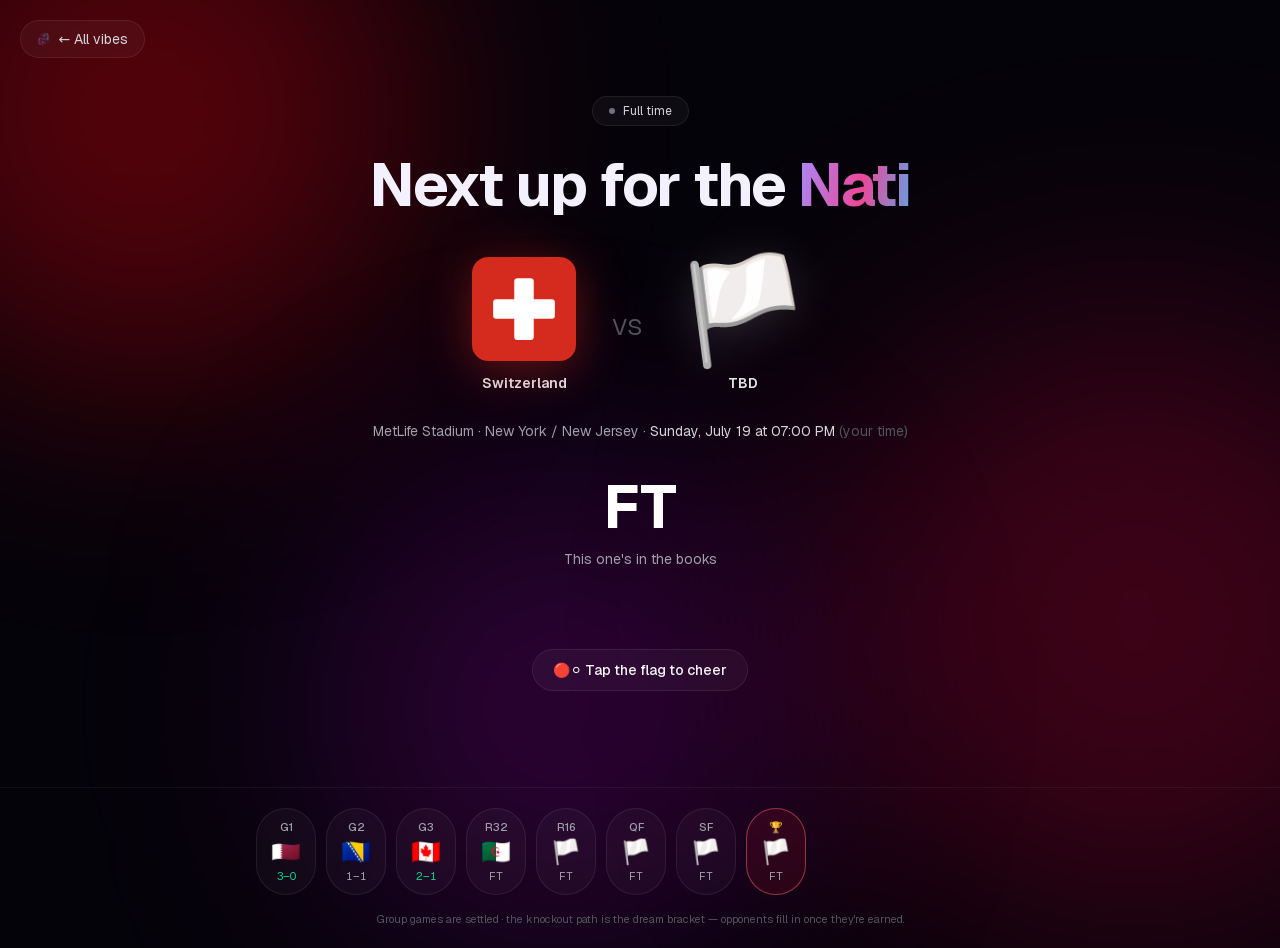
<file: swiss-countdown/index.html>
<!DOCTYPE html><html lang="en" class="geist_a71539c9-module__T19VSG__variable geist_mono_8d43a2aa-module__8Li5zG__variable h-full antialiased"><head><meta charSet="utf-8"/><meta name="viewport" content="width=device-width, initial-scale=1"/><link rel="preload" href="/_next/static/media/797e433ab948586e-s.p.0r6juujl39pe6.woff2" as="font" crossorigin="" type="font/woff2"/><link rel="preload" href="/_next/static/media/caa3a2e1cccd8315-s.p.0wgildi0cnwt9.woff2" as="font" crossorigin="" type="font/woff2"/><link rel="preload" as="image" href="/brand/mark.svg"/><link rel="stylesheet" href="/_next/static/chunks/1is955lvuhxxu.css" data-precedence="next"/><link rel="preload" as="script" fetchPriority="low" href="/_next/static/chunks/3z5q_p4msz2ha.js"/><script src="/_next/static/chunks/15orcrkp-_9ct.js" async=""></script><script src="/_next/static/chunks/2nykiepra7i1k.js" async=""></script><script src="/_next/static/chunks/0y-qmi6py9vt0.js" async=""></script><script src="/_next/static/chunks/turbopack-1_6kmb9wb6nxy.js" async=""></script><script src="/_next/static/chunks/05-c3ty_6dwfk.js" async=""></script><script src="/_next/static/chunks/14mrh2-p_w84d.js" async=""></script><script src="/_next/static/chunks/2s05zl4nu1w4t.js" async=""></script><meta name="next-size-adjust" content=""/><title>Swiss Countdown · espressifyAI</title><meta name="description" content="Live countdown to the next Switzerland match at the World Cup — waving flags, a ticking clock, and confetti on kickoff."/><meta property="og:title" content="Luca&#x27;s Vibe Projects · espressifyAI"/><meta property="og:description" content="One home for all my vibes — playful experiments, half-baked ideas, and the occasional spark that turns into something real."/><meta property="og:url" content="https://vibes.espressify.ai/"/><meta property="og:site_name" content="espressifyAI"/><meta property="og:type" content="website"/><meta name="twitter:card" content="summary"/><meta name="twitter:title" content="Luca&#x27;s Vibe Projects · espressifyAI"/><meta name="twitter:description" content="One home for all my vibes — playful experiments, half-baked ideas, and the occasional spark that turns into something real."/><link rel="icon" href="/icon.svg" type="image/svg+xml"/><script src="/_next/static/chunks/0cz1d0mv5g_q7.js" noModule=""></script></head><body class="min-h-full flex flex-col"><div hidden=""><!--$--><!--/$--></div><div class="relative flex min-h-screen flex-1 flex-col overflow-hidden"><div class="pointer-events-none absolute inset-0 -z-10"><div class="absolute -top-40 -left-32 h-[34rem] w-[34rem] rounded-full bg-red-600/35 blur-[120px] animate-float"></div><div class="absolute top-1/3 -right-40 h-[38rem] w-[38rem] rounded-full bg-rose-600/25 blur-[130px] animate-float-slow"></div><div class="absolute bottom-0 left-1/4 h-[30rem] w-[30rem] rounded-full bg-fuchsia-600/20 blur-[120px] animate-float"></div></div><canvas class="pointer-events-none absolute inset-0 z-30 h-full w-full"></canvas><div class="absolute top-5 left-5 z-40"><a class="glass inline-flex items-center gap-2 rounded-full px-4 py-2 text-sm text-zinc-300 transition hover:text-white" href="/"><img src="/brand/mark.svg" alt="espressifyAI" style="height:14px;width:auto;display:block"/>← All vibes</a></div><main class="relative z-10 mx-auto flex w-full max-w-3xl flex-1 flex-col items-center justify-center px-6 py-24 text-center"><div class="reveal glass mb-7 inline-flex items-center gap-2 rounded-full px-4 py-1.5 text-xs text-zinc-300" style="animation-delay:0.05s"><span class="h-1.5 w-1.5 rounded-full animate-pulse-dot bg-emerald-400"></span>Round of 32 · Match 85 · Vancouver</div><h1 class="reveal max-w-2xl text-4xl font-bold leading-[1.05] tracking-tight sm:text-6xl" style="animation-delay:0.15s">Next up for the <span class="text-gradient">Nati</span></h1><div class="reveal mt-10 flex items-center justify-center gap-5 sm:gap-9" style="animation-delay:0.25s"><button aria-label="Cheer for Switzerland" class="group flex flex-col items-center gap-3 outline-none"><span class="animate-wave block origin-left drop-shadow-[0_8px_24px_rgba(213,43,30,0.45)] transition-transform group-hover:scale-110 group-active:scale-95"><svg width="104" height="104" viewBox="0 0 32 32" aria-label="Switzerland" role="img"><rect width="32" height="32" rx="5" fill="#d52b1e"></rect><rect x="13" y="6.5" width="6" height="19" rx="1" fill="#fff"></rect><rect x="6.5" y="13" width="19" height="6" rx="1" fill="#fff"></rect></svg></span><span class="text-sm font-semibold text-zinc-200">Switzerland</span></button><span class="text-2xl font-light text-zinc-600 sm:text-3xl">vs</span><div class="flex flex-col items-center gap-3"><span class="animate-wave block origin-right text-[5.5rem] leading-none drop-shadow-[0_8px_24px_rgba(255,255,255,0.15)] sm:text-[6.5rem]" style="animation-delay:0.4s">🇩🇿</span><span class="text-sm font-semibold text-zinc-200">Algeria</span></div></div><p class="reveal mt-7 text-sm text-zinc-400" style="animation-delay:0.35s">BC Place<!-- --> · <!-- -->Vancouver<!-- --> ·<!-- --> <span class="text-zinc-300">—</span> <span class="text-zinc-600">(your time)</span></p><div class="mt-9 min-h-[8.5rem]"><div class="reveal flex items-end justify-center gap-2.5 sm:gap-4" style="animation-delay:0.45s"><div class="flex flex-col items-center gap-2"><div class="glass relative grid h-[4.5rem] w-[4.5rem] place-items-center overflow-hidden rounded-2xl sm:h-28 sm:w-28"><div class="pointer-events-none absolute inset-x-0 top-1/2 h-px bg-white/10"></div><span class="animate-tick bg-gradient-to-b from-white to-zinc-400 bg-clip-text text-3xl font-bold tabular-nums text-transparent sm:text-6xl">20637</span></div><span class="text-[10px] font-medium uppercase tracking-[0.2em] text-zinc-500 sm:text-xs">days</span></div><div class="flex flex-col items-center gap-2"><div class="glass relative grid h-[4.5rem] w-[4.5rem] place-items-center overflow-hidden rounded-2xl sm:h-28 sm:w-28"><div class="pointer-events-none absolute inset-x-0 top-1/2 h-px bg-white/10"></div><span class="animate-tick bg-gradient-to-b from-white to-zinc-400 bg-clip-text text-3xl font-bold tabular-nums text-transparent sm:text-6xl">03</span></div><span class="text-[10px] font-medium uppercase tracking-[0.2em] text-zinc-500 sm:text-xs">hrs</span></div><div class="flex flex-col items-center gap-2"><div class="glass relative grid h-[4.5rem] w-[4.5rem] place-items-center overflow-hidden rounded-2xl sm:h-28 sm:w-28"><div class="pointer-events-none absolute inset-x-0 top-1/2 h-px bg-white/10"></div><span class="animate-tick bg-gradient-to-b from-white to-zinc-400 bg-clip-text text-3xl font-bold tabular-nums text-transparent sm:text-6xl">00</span></div><span class="text-[10px] font-medium uppercase tracking-[0.2em] text-zinc-500 sm:text-xs">min</span></div><div class="flex flex-col items-center gap-2"><div class="glass relative grid h-[4.5rem] w-[4.5rem] place-items-center overflow-hidden rounded-2xl sm:h-28 sm:w-28"><div class="pointer-events-none absolute inset-x-0 top-1/2 h-px bg-white/10"></div><span class="animate-tick bg-gradient-to-b from-white to-zinc-400 bg-clip-text text-3xl font-bold tabular-nums text-transparent sm:text-6xl">00</span></div><span class="text-[10px] font-medium uppercase tracking-[0.2em] text-zinc-500 sm:text-xs">sec</span></div></div></div><button class="reveal mt-9 glass inline-flex items-center gap-2 rounded-full px-5 py-2.5 text-sm font-medium text-zinc-100 transition-transform hover:scale-105 active:scale-95" style="animation-delay:0.55s">🔴⚪ Tap the flag to cheer</button></main><section class="relative z-10 border-t border-white/5 px-4 py-5"><div class="mx-auto flex max-w-3xl gap-2.5 overflow-x-auto pb-1"><button class="flex shrink-0 flex-col items-center gap-1 rounded-2xl border px-3.5 py-2.5 text-center transition border-white/8 bg-white/[0.03] hover:border-white/20"><span class="flex items-center gap-1.5 text-[11px] font-medium text-zinc-400">G1</span><span class="text-2xl leading-none">🇶🇦</span><span class="text-[11px] tabular-nums text-zinc-500">soon</span></button><button class="flex shrink-0 flex-col items-center gap-1 rounded-2xl border px-3.5 py-2.5 text-center transition border-white/8 bg-white/[0.03] hover:border-white/20"><span class="flex items-center gap-1.5 text-[11px] font-medium text-zinc-400">G2</span><span class="text-2xl leading-none">🇧🇦</span><span class="text-[11px] tabular-nums text-zinc-500">soon</span></button><button class="flex shrink-0 flex-col items-center gap-1 rounded-2xl border px-3.5 py-2.5 text-center transition border-white/8 bg-white/[0.03] hover:border-white/20"><span class="flex items-center gap-1.5 text-[11px] font-medium text-zinc-400">G3</span><span class="text-2xl leading-none">🇨🇦</span><span class="text-[11px] tabular-nums text-zinc-500">soon</span></button><button class="flex shrink-0 flex-col items-center gap-1 rounded-2xl border px-3.5 py-2.5 text-center transition border-red-400/50 bg-red-500/10"><span class="flex items-center gap-1.5 text-[11px] font-medium text-zinc-400">R32</span><span class="text-2xl leading-none">🇩🇿</span><span class="text-[11px] tabular-nums text-zinc-500">soon</span></button><button class="flex shrink-0 flex-col items-center gap-1 rounded-2xl border px-3.5 py-2.5 text-center transition border-white/8 bg-white/[0.03] hover:border-white/20"><span class="flex items-center gap-1.5 text-[11px] font-medium text-zinc-400">R16</span><span class="text-2xl leading-none">🏳️</span><span class="text-[11px] tabular-nums text-zinc-500">soon</span></button><button class="flex shrink-0 flex-col items-center gap-1 rounded-2xl border px-3.5 py-2.5 text-center transition border-white/8 bg-white/[0.03] hover:border-white/20"><span class="flex items-center gap-1.5 text-[11px] font-medium text-zinc-400">QF</span><span class="text-2xl leading-none">🏳️</span><span class="text-[11px] tabular-nums text-zinc-500">soon</span></button><button class="flex shrink-0 flex-col items-center gap-1 rounded-2xl border px-3.5 py-2.5 text-center transition border-white/8 bg-white/[0.03] hover:border-white/20"><span class="flex items-center gap-1.5 text-[11px] font-medium text-zinc-400">SF</span><span class="text-2xl leading-none">🏳️</span><span class="text-[11px] tabular-nums text-zinc-500">soon</span></button><button class="flex shrink-0 flex-col items-center gap-1 rounded-2xl border px-3.5 py-2.5 text-center transition border-white/8 bg-white/[0.03] hover:border-white/20"><span class="flex items-center gap-1.5 text-[11px] font-medium text-zinc-400">🏆</span><span class="text-2xl leading-none">🏳️</span><span class="text-[11px] tabular-nums text-zinc-500">soon</span></button></div><p class="mx-auto mt-3 max-w-3xl text-center text-[11px] text-zinc-600">Group games are settled · the knockout path is the dream bracket — opponents fill in once they&#x27;re earned.</p></section></div><!--$--><!--/$--><script src="/_next/static/chunks/3z5q_p4msz2ha.js" id="_R_" async=""></script><script>(self.__next_f=self.__next_f||[]).push([0])</script><script>self.__next_f.push([1,"1:\"$Sreact.fragment\"\n2:I[39756,[\"/_next/static/chunks/05-c3ty_6dwfk.js\",\"/_next/static/chunks/14mrh2-p_w84d.js\"],\"default\"]\n3:I[37457,[\"/_next/static/chunks/05-c3ty_6dwfk.js\",\"/_next/static/chunks/14mrh2-p_w84d.js\"],\"default\"]\n4:I[47257,[\"/_next/static/chunks/05-c3ty_6dwfk.js\",\"/_next/static/chunks/14mrh2-p_w84d.js\"],\"ClientPageRoot\"]\n5:I[73663,[\"/_next/static/chunks/05-c3ty_6dwfk.js\",\"/_next/static/chunks/14mrh2-p_w84d.js\",\"/_next/static/chunks/2s05zl4nu1w4t.js\"],\"default\"]\n8:I[97367,[\"/_next/static/chunks/05-c3ty_6dwfk.js\",\"/_next/static/chunks/14mrh2-p_w84d.js\"],\"OutletBoundary\"]\n9:\"$Sreact.suspense\"\nb:I[97367,[\"/_next/static/chunks/05-c3ty_6dwfk.js\",\"/_next/static/chunks/14mrh2-p_w84d.js\"],\"ViewportBoundary\"]\nd:I[97367,[\"/_next/static/chunks/05-c3ty_6dwfk.js\",\"/_next/static/chunks/14mrh2-p_w84d.js\"],\"MetadataBoundary\"]\nf:I[68027,[\"/_next/static/chunks/05-c3ty_6dwfk.js\",\"/_next/static/chunks/14mrh2-p_w84d.js\"],\"default\",1]\n:HL[\"/_next/static/chunks/1is955lvuhxxu.css\",\"style\"]\n:HL[\"/_next/static/media/797e433ab948586e-s.p.0r6juujl39pe6.woff2\",\"font\",{\"crossOrigin\":\"\",\"type\":\"font/woff2\"}]\n:HL[\"/_next/static/media/caa3a2e1cccd8315-s.p.0wgildi0cnwt9.woff2\",\"font\",{\"crossOrigin\":\"\",\"type\":\"font/woff2\"}]\n"])</script><script>self.__next_f.push([1,"0:{\"P\":null,\"c\":[\"\",\"swiss-countdown\",\"\"],\"q\":\"\",\"i\":false,\"f\":[[[\"\",{\"children\":[\"swiss-countdown\",{\"children\":[\"__PAGE__\",{}]}]},\"$undefined\",\"$undefined\",16],[[\"$\",\"$1\",\"c\",{\"children\":[[[\"$\",\"link\",\"0\",{\"rel\":\"stylesheet\",\"href\":\"/_next/static/chunks/1is955lvuhxxu.css\",\"precedence\":\"next\",\"crossOrigin\":\"$undefined\",\"nonce\":\"$undefined\"}],[\"$\",\"script\",\"script-0\",{\"src\":\"/_next/static/chunks/05-c3ty_6dwfk.js\",\"async\":true,\"nonce\":\"$undefined\"}],[\"$\",\"script\",\"script-1\",{\"src\":\"/_next/static/chunks/14mrh2-p_w84d.js\",\"async\":true,\"nonce\":\"$undefined\"}]],[\"$\",\"html\",null,{\"lang\":\"en\",\"className\":\"geist_a71539c9-module__T19VSG__variable geist_mono_8d43a2aa-module__8Li5zG__variable h-full antialiased\",\"children\":[\"$\",\"body\",null,{\"className\":\"min-h-full flex flex-col\",\"children\":[\"$\",\"$L2\",null,{\"parallelRouterKey\":\"children\",\"error\":\"$undefined\",\"errorStyles\":\"$undefined\",\"errorScripts\":\"$undefined\",\"template\":[\"$\",\"$L3\",null,{}],\"templateStyles\":\"$undefined\",\"templateScripts\":\"$undefined\",\"notFound\":[[[\"$\",\"title\",null,{\"children\":\"404: This page could not be found.\"}],[\"$\",\"div\",null,{\"style\":{\"fontFamily\":\"system-ui,\\\"Segoe UI\\\",Roboto,Helvetica,Arial,sans-serif,\\\"Apple Color Emoji\\\",\\\"Segoe UI Emoji\\\"\",\"height\":\"100vh\",\"textAlign\":\"center\",\"display\":\"flex\",\"flexDirection\":\"column\",\"alignItems\":\"center\",\"justifyContent\":\"center\"},\"children\":[\"$\",\"div\",null,{\"children\":[[\"$\",\"style\",null,{\"dangerouslySetInnerHTML\":{\"__html\":\"body{color:#000;background:#fff;margin:0}.next-error-h1{border-right:1px solid rgba(0,0,0,.3)}@media (prefers-color-scheme:dark){body{color:#fff;background:#000}.next-error-h1{border-right:1px solid rgba(255,255,255,.3)}}\"}}],[\"$\",\"h1\",null,{\"className\":\"next-error-h1\",\"style\":{\"display\":\"inline-block\",\"margin\":\"0 20px 0 0\",\"padding\":\"0 23px 0 0\",\"fontSize\":24,\"fontWeight\":500,\"verticalAlign\":\"top\",\"lineHeight\":\"49px\"},\"children\":404}],[\"$\",\"div\",null,{\"style\":{\"display\":\"inline-block\"},\"children\":[\"$\",\"h2\",null,{\"style\":{\"fontSize\":14,\"fontWeight\":400,\"lineHeight\":\"49px\",\"margin\":0},\"children\":\"This page could not be found.\"}]}]]}]}]],[]],\"forbidden\":\"$undefined\",\"unauthorized\":\"$undefined\"}]}]}]]}],{\"children\":[[\"$\",\"$1\",\"c\",{\"children\":[null,[\"$\",\"$L2\",null,{\"parallelRouterKey\":\"children\",\"error\":\"$undefined\",\"errorStyles\":\"$undefined\",\"errorScripts\":\"$undefined\",\"template\":[\"$\",\"$L3\",null,{}],\"templateStyles\":\"$undefined\",\"templateScripts\":\"$undefined\",\"notFound\":\"$undefined\",\"forbidden\":\"$undefined\",\"unauthorized\":\"$undefined\"}]]}],{\"children\":[[\"$\",\"$1\",\"c\",{\"children\":[[\"$\",\"$L4\",null,{\"Component\":\"$5\",\"serverProvidedParams\":{\"searchParams\":{},\"params\":{},\"promises\":[\"$@6\",\"$@7\"]}}],[[\"$\",\"script\",\"script-0\",{\"src\":\"/_next/static/chunks/2s05zl4nu1w4t.js\",\"async\":true,\"nonce\":\"$undefined\"}]],[\"$\",\"$L8\",null,{\"children\":[\"$\",\"$9\",null,{\"name\":\"Next.MetadataOutlet\",\"children\":\"$@a\"}]}]]}],{},null,false,null]},null,false,null]},null,false,null],[\"$\",\"$1\",\"h\",{\"children\":[null,[\"$\",\"$Lb\",null,{\"children\":\"$Lc\"}],[\"$\",\"div\",null,{\"hidden\":true,\"children\":[\"$\",\"$Ld\",null,{\"children\":[\"$\",\"$9\",null,{\"name\":\"Next.Metadata\",\"children\":\"$Le\"}]}]}],[\"$\",\"meta\",null,{\"name\":\"next-size-adjust\",\"content\":\"\"}]]}],false]],\"m\":\"$undefined\",\"G\":[\"$f\",[[\"$\",\"link\",\"0\",{\"rel\":\"stylesheet\",\"href\":\"/_next/static/chunks/1is955lvuhxxu.css\",\"precedence\":\"next\",\"crossOrigin\":\"$undefined\",\"nonce\":\"$undefined\"}]]],\"S\":true,\"h\":null,\"s\":\"$undefined\",\"l\":\"$undefined\",\"p\":\"$undefined\",\"d\":\"$undefined\",\"b\":\"YU_E3G8Jysp7nhRua3IiC\"}\n"])</script><script>self.__next_f.push([1,"6:{}\n7:\"$0:f:0:1:1:children:1:children:0:props:children:0:props:serverProvidedParams:params\"\n"])</script><script>self.__next_f.push([1,"c:[[\"$\",\"meta\",\"0\",{\"charSet\":\"utf-8\"}],[\"$\",\"meta\",\"1\",{\"name\":\"viewport\",\"content\":\"width=device-width, initial-scale=1\"}]]\n"])</script><script>self.__next_f.push([1,"10:I[27201,[\"/_next/static/chunks/05-c3ty_6dwfk.js\",\"/_next/static/chunks/14mrh2-p_w84d.js\"],\"IconMark\"]\na:null\ne:[[\"$\",\"title\",\"0\",{\"children\":\"Swiss Countdown · espressifyAI\"}],[\"$\",\"meta\",\"1\",{\"name\":\"description\",\"content\":\"Live countdown to the next Switzerland match at the World Cup — waving flags, a ticking clock, and confetti on kickoff.\"}],[\"$\",\"meta\",\"2\",{\"property\":\"og:title\",\"content\":\"Luca's Vibe Projects · espressifyAI\"}],[\"$\",\"meta\",\"3\",{\"property\":\"og:description\",\"content\":\"One home for all my vibes — playful experiments, half-baked ideas, and the occasional spark that turns into something real.\"}],[\"$\",\"meta\",\"4\",{\"property\":\"og:url\",\"content\":\"https://vibes.espressify.ai/\"}],[\"$\",\"meta\",\"5\",{\"property\":\"og:site_name\",\"content\":\"espressifyAI\"}],[\"$\",\"meta\",\"6\",{\"property\":\"og:type\",\"content\":\"website\"}],[\"$\",\"meta\",\"7\",{\"name\":\"twitter:card\",\"content\":\"summary\"}],[\"$\",\"meta\",\"8\",{\"name\":\"twitter:title\",\"content\":\"Luca's Vibe Projects · espressifyAI\"}],[\"$\",\"meta\",\"9\",{\"name\":\"twitter:description\",\"content\":\"One home for all my vibes — playful experiments, half-baked ideas, and the occasional spark that turns into something real.\"}],[\"$\",\"link\",\"10\",{\"rel\":\"icon\",\"href\":\"/icon.svg\",\"type\":\"image/svg+xml\"}],[\"$\",\"$L10\",\"11\",{}]]\n"])</script></body></html>
</file>
<file: _next/static/chunks/1is955lvuhxxu.css>
@font-face{font-family:Geist;font-style:normal;font-weight:100 900;font-display:swap;src:url(../media/fef07dbb0973bf53-s.3p2_lha1f2xer.woff2)format("woff2");unicode-range:U+460-52F,U+1C80-1C8A,U+20B4,U+2DE0-2DFF,U+A640-A69F,U+FE2E-FE2F}@font-face{font-family:Geist;font-style:normal;font-weight:100 900;font-display:swap;src:url(../media/8a480f0b521d4e75-s.1qq4vpdcun5oj.woff2)format("woff2");unicode-range:U+301,U+400-45F,U+490-491,U+4B0-4B1,U+2116}@font-face{font-family:Geist;font-style:normal;font-weight:100 900;font-display:swap;src:url(../media/53b9e256198e5412-s.390ncx5urfkfu.woff2)format("woff2");unicode-range:U+102-103,U+110-111,U+128-129,U+168-169,U+1A0-1A1,U+1AF-1B0,U+300-301,U+303-304,U+308-309,U+323,U+329,U+1EA0-1EF9,U+20AB}@font-face{font-family:Geist;font-style:normal;font-weight:100 900;font-display:swap;src:url(../media/7178b3e590c64307-s.21jp631_3pja2.woff2)format("woff2");unicode-range:U+100-2BA,U+2BD-2C5,U+2C7-2CC,U+2CE-2D7,U+2DD-2FF,U+304,U+308,U+329,U+1D00-1DBF,U+1E00-1E9F,U+1EF2-1EFF,U+2020,U+20A0-20AB,U+20AD-20C0,U+2113,U+2C60-2C7F,U+A720-A7FF}@font-face{font-family:Geist;font-style:normal;font-weight:100 900;font-display:swap;src:url(../media/caa3a2e1cccd8315-s.p.0wgildi0cnwt9.woff2)format("woff2");unicode-range:U+??,U+131,U+152-153,U+2BB-2BC,U+2C6,U+2DA,U+2DC,U+304,U+308,U+329,U+2000-206F,U+20AC,U+2122,U+2191,U+2193,U+2212,U+2215,U+FEFF,U+FFFD}@font-face{font-family:Geist Fallback;src:local(Arial);ascent-override:95.94%;descent-override:28.16%;line-gap-override:0.0%;size-adjust:104.76%}.geist_a71539c9-module__T19VSG__className{font-family:Geist,Geist Fallback;font-style:normal}.geist_a71539c9-module__T19VSG__variable{--font-geist-sans:"Geist", "Geist Fallback"}
@font-face{font-family:Geist Mono;font-style:normal;font-weight:100 900;font-display:swap;src:url(../media/5ce348bf30bf5439-s.31988l_ccedte.woff2)format("woff2");unicode-range:U+460-52F,U+1C80-1C8A,U+20B4,U+2DE0-2DFF,U+A640-A69F,U+FE2E-FE2F}@font-face{font-family:Geist Mono;font-style:normal;font-weight:100 900;font-display:swap;src:url(../media/4fa387ec64143e14-s.2tuy5pz7dlieh.woff2)format("woff2");unicode-range:U+301,U+400-45F,U+490-491,U+4B0-4B1,U+2116}@font-face{font-family:Geist Mono;font-style:normal;font-weight:100 900;font-display:swap;src:url(../media/6306c77e7c8268e4-s.2dbetqa9o8jxf.woff2)format("woff2");unicode-range:U+2000-2001,U+2004-2008,U+200A,U+23B8-23BD,U+2500-259F}@font-face{font-family:Geist Mono;font-style:normal;font-weight:100 900;font-display:swap;src:url(../media/7d817b4c03b0c5f1-s.1uyisp29ctx0d.woff2)format("woff2");unicode-range:U+102-103,U+110-111,U+128-129,U+168-169,U+1A0-1A1,U+1AF-1B0,U+300-301,U+303-304,U+308-309,U+323,U+329,U+1EA0-1EF9,U+20AB}@font-face{font-family:Geist Mono;font-style:normal;font-weight:100 900;font-display:swap;src:url(../media/bbc41e54d2fcbd21-s.1rgnod-3esatf.woff2)format("woff2");unicode-range:U+100-2BA,U+2BD-2C5,U+2C7-2CC,U+2CE-2D7,U+2DD-2FF,U+304,U+308,U+329,U+1D00-1DBF,U+1E00-1E9F,U+1EF2-1EFF,U+2020,U+20A0-20AB,U+20AD-20C0,U+2113,U+2C60-2C7F,U+A720-A7FF}@font-face{font-family:Geist Mono;font-style:normal;font-weight:100 900;font-display:swap;src:url(../media/797e433ab948586e-s.p.0r6juujl39pe6.woff2)format("woff2");unicode-range:U+??,U+131,U+152-153,U+2BB-2BC,U+2C6,U+2DA,U+2DC,U+304,U+308,U+329,U+2000-206F,U+20AC,U+2122,U+2191,U+2193,U+2212,U+2215,U+FEFF,U+FFFD}@font-face{font-family:Geist Mono Fallback;src:local(Arial);ascent-override:74.67%;descent-override:21.92%;line-gap-override:0.0%;size-adjust:134.59%}.geist_mono_8d43a2aa-module__8Li5zG__className{font-family:Geist Mono,Geist Mono Fallback;font-style:normal}.geist_mono_8d43a2aa-module__8Li5zG__variable{--font-geist-mono:"Geist Mono", "Geist Mono Fallback"}
@layer properties{@supports (((-webkit-hyphens:none)) and (not (margin-trim:inline))) or ((-moz-orient:inline) and (not (color:rgb(from red r g b)))){*,:before,:after,::backdrop{--tw-translate-x:0;--tw-translate-y:0;--tw-translate-z:0;--tw-scale-x:1;--tw-scale-y:1;--tw-scale-z:1;--tw-rotate-x:initial;--tw-rotate-y:initial;--tw-rotate-z:initial;--tw-skew-x:initial;--tw-skew-y:initial;--tw-border-style:solid;--tw-gradient-position:initial;--tw-gradient-from:#0000;--tw-gradient-via:#0000;--tw-gradient-to:#0000;--tw-gradient-stops:initial;--tw-gradient-via-stops:initial;--tw-gradient-from-position:0%;--tw-gradient-via-position:50%;--tw-gradient-to-position:100%;--tw-leading:initial;--tw-font-weight:initial;--tw-tracking:initial;--tw-ordinal:initial;--tw-slashed-zero:initial;--tw-numeric-figure:initial;--tw-numeric-spacing:initial;--tw-numeric-fraction:initial;--tw-shadow:0 0 #0000;--tw-shadow-color:initial;--tw-shadow-alpha:100%;--tw-inset-shadow:0 0 #0000;--tw-inset-shadow-color:initial;--tw-inset-shadow-alpha:100%;--tw-ring-color:initial;--tw-ring-shadow:0 0 #0000;--tw-inset-ring-color:initial;--tw-inset-ring-shadow:0 0 #0000;--tw-ring-inset:initial;--tw-ring-offset-width:0px;--tw-ring-offset-color:#fff;--tw-ring-offset-shadow:0 0 #0000;--tw-blur:initial;--tw-brightness:initial;--tw-contrast:initial;--tw-grayscale:initial;--tw-hue-rotate:initial;--tw-invert:initial;--tw-opacity:initial;--tw-saturate:initial;--tw-sepia:initial;--tw-drop-shadow:initial;--tw-drop-shadow-color:initial;--tw-drop-shadow-alpha:100%;--tw-drop-shadow-size:initial;--tw-backdrop-blur:initial;--tw-backdrop-brightness:initial;--tw-backdrop-contrast:initial;--tw-backdrop-grayscale:initial;--tw-backdrop-hue-rotate:initial;--tw-backdrop-invert:initial;--tw-backdrop-opacity:initial;--tw-backdrop-saturate:initial;--tw-backdrop-sepia:initial;--tw-duration:initial}}}@layer theme{:root,:host{--color-red-300:#ffa3a3;--color-red-400:#ff6568;--color-red-500:#fb2c36;--color-red-600:#e40014;--color-orange-500:#fe6e00;--color-amber-300:#ffd236;--color-amber-400:#fcbb00;--color-amber-500:#f99c00;--color-emerald-300:#5ee9b5;--color-emerald-400:#00d294;--color-emerald-500:#00bb7f;--color-emerald-600:#009767;--color-teal-400:#00d3bd;--color-teal-500:#00baa7;--color-cyan-500:#00b7d7;--color-sky-500:#00a5ef;--color-blue-500:#3080ff;--color-indigo-500:#625fff;--color-violet-400:#a685ff;--color-violet-500:#8d54ff;--color-violet-600:#7f22fe;--color-fuchsia-500:#e12afb;--color-fuchsia-600:#c600db;--color-pink-500:#f6339a;--color-rose-300:#ffa2ae;--color-rose-400:#ff667f;--color-rose-500:#ff2357;--color-rose-600:#e70044;--color-zinc-100:#f4f4f5;--color-zinc-200:#e4e4e7;--color-zinc-300:#d4d4d8;--color-zinc-400:#9f9fa9;--color-zinc-500:#71717b;--color-zinc-600:#52525c;--color-black:#000;--color-white:#fff;--spacing:.25rem;--container-sm:24rem;--container-md:28rem;--container-xl:36rem;--container-2xl:42rem;--container-3xl:48rem;--container-5xl:64rem;--text-xs:.75rem;--text-xs--line-height:calc(1 / .75);--text-sm:.875rem;--text-sm--line-height:calc(1.25 / .875);--text-base:1rem;--text-base--line-height:calc(1.5 / 1);--text-lg:1.125rem;--text-lg--line-height:calc(1.75 / 1.125);--text-xl:1.25rem;--text-xl--line-height:calc(1.75 / 1.25);--text-2xl:1.5rem;--text-2xl--line-height:calc(2 / 1.5);--text-3xl:1.875rem;--text-3xl--line-height:calc(2.25 / 1.875);--text-4xl:2.25rem;--text-4xl--line-height:calc(2.5 / 2.25);--text-5xl:3rem;--text-5xl--line-height:1;--text-6xl:3.75rem;--text-6xl--line-height:1;--text-7xl:4.5rem;--text-7xl--line-height:1;--text-8xl:6rem;--text-8xl--line-height:1;--text-9xl:8rem;--text-9xl--line-height:1;--font-weight-light:300;--font-weight-medium:500;--font-weight-semibold:600;--font-weight-bold:700;--font-weight-black:900;--tracking-tight:-.025em;--tracking-widest:.1em;--leading-relaxed:1.625;--radius-lg:.5rem;--radius-xl:.75rem;--radius-2xl:1rem;--radius-3xl:1.5rem;--animate-spin:spin 1s linear infinite;--animate-pulse:pulse 2s cubic-bezier(.4, 0, .6, 1) infinite;--blur-sm:8px;--blur-3xl:64px;--default-transition-duration:.15s;--default-transition-timing-function:cubic-bezier(.4, 0, .2, 1);--default-font-family:var(--font-geist-sans);--default-mono-font-family:var(--font-geist-mono);--animate-fade-up:fade-up .9s cubic-bezier(.16, 1, .3, 1) forwards;--animate-shimmer:shimmer 6s linear infinite}@supports (color:lab(0% 0 0)){:root,:host{--color-red-300:lab(76.5514% 36.422 15.5335);--color-red-400:lab(63.7053% 60.745 31.3109);--color-red-500:lab(55.4814% 75.0732 48.8528);--color-red-600:lab(48.4493% 77.4328 61.5452);--color-orange-500:lab(64.272% 57.1788 90.3583);--color-amber-300:lab(86.4156% 6.13147 78.3961);--color-amber-400:lab(80.1641% 16.6016 99.2089);--color-amber-500:lab(72.7183% 31.8672 97.9407);--color-emerald-300:lab(83.9203% -48.7124 13.8849);--color-emerald-400:lab(75.0771% -60.7313 19.4147);--color-emerald-500:lab(66.9756% -58.27 19.5419);--color-emerald-600:lab(55.0481% -49.9246 15.93);--color-teal-400:lab(76.0109% -53.3483 -2.27906);--color-teal-500:lab(67.3859% -49.0983 -2.63511);--color-cyan-500:lab(67.805% -35.3952 -30.2018);--color-sky-500:lab(63.3038% -18.433 -51.0407);--color-blue-500:lab(54.1736% 13.3369 -74.6839);--color-indigo-500:lab(48.295% 38.3129 -81.9673);--color-violet-400:lab(62.8239% 34.9159 -60.0512);--color-violet-500:lab(49.9355% 55.1776 -81.8963);--color-violet-600:lab(41.088% 68.9966 -91.995);--color-fuchsia-500:lab(56.4256% 83.132 -64.639);--color-fuchsia-600:lab(47.5131% 83.4271 -63.0363);--color-pink-500:lab(56.9303% 76.8162 -8.07021);--color-rose-300:lab(76.6339% 38.3549 9.68835);--color-rose-400:lab(64.4125% 63.0291 19.2068);--color-rose-500:lab(56.101% 79.4328 31.4532);--color-rose-600:lab(49.1882% 81.577 36.0311);--color-zinc-100:lab(96.1634% .0993311 -.364041);--color-zinc-200:lab(90.6853% .399232 -1.45452);--color-zinc-300:lab(84.9837% .601262 -2.17986);--color-zinc-400:lab(65.6464% 1.53497 -5.42429);--color-zinc-500:lab(47.8878% 1.65477 -5.77283);--color-zinc-600:lab(35.1166% 1.78212 -6.1173)}}}@layer base{*,:after,:before,::backdrop{box-sizing:border-box;border:0 solid;margin:0;padding:0}::file-selector-button{box-sizing:border-box;border:0 solid;margin:0;padding:0}html,:host{-webkit-text-size-adjust:100%;tab-size:4;line-height:1.5;font-family:var(--default-font-family,ui-sans-serif, system-ui, sans-serif, "Apple Color Emoji", "Segoe UI Emoji", "Segoe UI Symbol", "Noto Color Emoji");font-feature-settings:var(--default-font-feature-settings,normal);font-variation-settings:var(--default-font-variation-settings,normal);-webkit-tap-highlight-color:transparent}hr{height:0;color:inherit;border-top-width:1px}abbr:where([title]){-webkit-text-decoration:underline dotted;text-decoration:underline dotted}h1,h2,h3,h4,h5,h6{font-size:inherit;font-weight:inherit}a{color:inherit;-webkit-text-decoration:inherit;-webkit-text-decoration:inherit;-webkit-text-decoration:inherit;-webkit-text-decoration:inherit;text-decoration:inherit}b,strong{font-weight:bolder}code,kbd,samp,pre{font-family:var(--default-mono-font-family,ui-monospace, SFMono-Regular, Menlo, Monaco, Consolas, "Liberation Mono", "Courier New", monospace);font-feature-settings:var(--default-mono-font-feature-settings,normal);font-variation-settings:var(--default-mono-font-variation-settings,normal);font-size:1em}small{font-size:80%}sub,sup{vertical-align:baseline;font-size:75%;line-height:0;position:relative}sub{bottom:-.25em}sup{top:-.5em}table{text-indent:0;border-color:inherit;border-collapse:collapse}:-moz-focusring{outline:auto}progress{vertical-align:baseline}summary{display:list-item}ol,ul,menu{list-style:none}img,svg,video,canvas,audio,iframe,embed,object{vertical-align:middle;display:block}img,video{max-width:100%;height:auto}button,input,select,optgroup,textarea{font:inherit;font-feature-settings:inherit;font-variation-settings:inherit;letter-spacing:inherit;color:inherit;opacity:1;background-color:#0000;border-radius:0}::file-selector-button{font:inherit;font-feature-settings:inherit;font-variation-settings:inherit;letter-spacing:inherit;color:inherit;opacity:1;background-color:#0000;border-radius:0}:where(select:is([multiple],[size])) optgroup{font-weight:bolder}:where(select:is([multiple],[size])) optgroup option{padding-inline-start:20px}::file-selector-button{margin-inline-end:4px}::placeholder{opacity:1}@supports (not ((-webkit-appearance:-apple-pay-button))) or (contain-intrinsic-size:1px){::placeholder{color:currentColor}@supports (color:color-mix(in lab, red, red)){::placeholder{color:color-mix(in oklab, currentcolor 50%, transparent)}}}textarea{resize:vertical}::-webkit-search-decoration{-webkit-appearance:none}::-webkit-date-and-time-value{min-height:1lh;text-align:inherit}::-webkit-datetime-edit{display:inline-flex}::-webkit-datetime-edit-fields-wrapper{padding:0}::-webkit-datetime-edit{padding-block:0}::-webkit-datetime-edit-year-field{padding-block:0}::-webkit-datetime-edit-month-field{padding-block:0}::-webkit-datetime-edit-day-field{padding-block:0}::-webkit-datetime-edit-hour-field{padding-block:0}::-webkit-datetime-edit-minute-field{padding-block:0}::-webkit-datetime-edit-second-field{padding-block:0}::-webkit-datetime-edit-millisecond-field{padding-block:0}::-webkit-datetime-edit-meridiem-field{padding-block:0}::-webkit-calendar-picker-indicator{line-height:1}:-moz-ui-invalid{box-shadow:none}button,input:where([type=button],[type=reset],[type=submit]){appearance:button}::file-selector-button{appearance:button}::-webkit-inner-spin-button{height:auto}::-webkit-outer-spin-button{height:auto}[hidden]:where(:not([hidden=until-found])){display:none!important}}@layer components;@layer utilities{.pointer-events-auto{pointer-events:auto}.pointer-events-none{pointer-events:none}.absolute{position:absolute}.fixed{position:fixed}.relative{position:relative}.static{position:static}.sticky{position:sticky}.inset-0{inset:0}.inset-x-0{inset-inline:0}.-top-20{top:calc(var(--spacing) * -20)}.-top-40{top:calc(var(--spacing) * -40)}.top-0{top:0}.top-1\/2{top:50%}.top-1\/3{top:33.3333%}.top-4{top:calc(var(--spacing) * 4)}.top-5{top:calc(var(--spacing) * 5)}.top-24{top:calc(var(--spacing) * 24)}.-right-20{right:calc(var(--spacing) * -20)}.-right-40{right:calc(var(--spacing) * -40)}.right-0{right:0}.right-4{right:calc(var(--spacing) * 4)}.bottom-0{bottom:0}.bottom-2{bottom:calc(var(--spacing) * 2)}.bottom-6{bottom:calc(var(--spacing) * 6)}.-left-32{left:calc(var(--spacing) * -32)}.left-1\/2{left:50%}.left-1\/4{left:25%}.left-4{left:calc(var(--spacing) * 4)}.left-5{left:calc(var(--spacing) * 5)}.-z-10{z-index:calc(10 * -1)}.z-0{z-index:0}.z-10{z-index:10}.z-20{z-index:20}.z-30{z-index:30}.z-40{z-index:40}.container{width:100%}@media (min-width:40rem){.container{max-width:40rem}}@media (min-width:48rem){.container{max-width:48rem}}@media (min-width:64rem){.container{max-width:64rem}}@media (min-width:80rem){.container{max-width:80rem}}@media (min-width:96rem){.container{max-width:96rem}}.mx-auto{margin-inline:auto}.my-1{margin-block:var(--spacing)}.-mt-2{margin-top:calc(var(--spacing) * -2)}.mt-1{margin-top:var(--spacing)}.mt-2{margin-top:calc(var(--spacing) * 2)}.mt-3{margin-top:calc(var(--spacing) * 3)}.mt-4{margin-top:calc(var(--spacing) * 4)}.mt-5{margin-top:calc(var(--spacing) * 5)}.mt-6{margin-top:calc(var(--spacing) * 6)}.mt-7{margin-top:calc(var(--spacing) * 7)}.mt-8{margin-top:calc(var(--spacing) * 8)}.mt-9{margin-top:calc(var(--spacing) * 9)}.mt-10{margin-top:calc(var(--spacing) * 10)}.mt-12{margin-top:calc(var(--spacing) * 12)}.mb-1{margin-bottom:var(--spacing)}.mb-2{margin-bottom:calc(var(--spacing) * 2)}.mb-3{margin-bottom:calc(var(--spacing) * 3)}.mb-4{margin-bottom:calc(var(--spacing) * 4)}.mb-5{margin-bottom:calc(var(--spacing) * 5)}.mb-6{margin-bottom:calc(var(--spacing) * 6)}.mb-7{margin-bottom:calc(var(--spacing) * 7)}.mb-10{margin-bottom:calc(var(--spacing) * 10)}.ml-1{margin-left:var(--spacing)}.ml-2{margin-left:calc(var(--spacing) * 2)}.block{display:block}.contents{display:contents}.flex{display:flex}.grid{display:grid}.hidden{display:none}.inline{display:inline}.inline-block{display:inline-block}.inline-flex{display:inline-flex}.h-1\.5{height:calc(var(--spacing) * 1.5)}.h-2\.5{height:calc(var(--spacing) * 2.5)}.h-3{height:calc(var(--spacing) * 3)}.h-9{height:calc(var(--spacing) * 9)}.h-10{height:calc(var(--spacing) * 10)}.h-12{height:calc(var(--spacing) * 12)}.h-14{height:calc(var(--spacing) * 14)}.h-16{height:calc(var(--spacing) * 16)}.h-64{height:calc(var(--spacing) * 64)}.h-72{height:calc(var(--spacing) * 72)}.h-\[4\.5rem\]{height:4.5rem}.h-\[28rem\]{height:28rem}.h-\[30rem\]{height:30rem}.h-\[34rem\]{height:34rem}.h-\[36rem\]{height:36rem}.h-\[38rem\]{height:38rem}.h-full{height:100%}.h-px{height:1px}.h-screen{height:100vh}.min-h-\[8\.5rem\]{min-height:8.5rem}.min-h-full{min-height:100%}.min-h-screen{min-height:100vh}.w-1\.5{width:calc(var(--spacing) * 1.5)}.w-2\.5{width:calc(var(--spacing) * 2.5)}.w-3{width:calc(var(--spacing) * 3)}.w-4{width:calc(var(--spacing) * 4)}.w-6{width:calc(var(--spacing) * 6)}.w-9{width:calc(var(--spacing) * 9)}.w-10{width:calc(var(--spacing) * 10)}.w-12{width:calc(var(--spacing) * 12)}.w-14{width:calc(var(--spacing) * 14)}.w-16{width:calc(var(--spacing) * 16)}.w-20{width:calc(var(--spacing) * 20)}.w-24{width:calc(var(--spacing) * 24)}.w-64{width:calc(var(--spacing) * 64)}.w-\[4\.5rem\]{width:4.5rem}.w-\[28rem\]{width:28rem}.w-\[30rem\]{width:30rem}.w-\[34rem\]{width:34rem}.w-\[36rem\]{width:36rem}.w-\[38rem\]{width:38rem}.w-full{width:100%}.w-screen{width:100vw}.max-w-2xl{max-width:var(--container-2xl)}.max-w-3xl{max-width:var(--container-3xl)}.max-w-5xl{max-width:var(--container-5xl)}.max-w-md{max-width:var(--container-md)}.max-w-sm{max-width:var(--container-sm)}.max-w-xl{max-width:var(--container-xl)}.flex-1{flex:1}.shrink-0{flex-shrink:0}.origin-left{transform-origin:0}.origin-right{transform-origin:100%}.-translate-x-1\/2{--tw-translate-x:calc(calc(1 / 2 * 100%) * -1);translate:var(--tw-translate-x) var(--tw-translate-y)}.-translate-y-1{--tw-translate-y:calc(var(--spacing) * -1);translate:var(--tw-translate-x) var(--tw-translate-y)}.scale-110{--tw-scale-x:110%;--tw-scale-y:110%;--tw-scale-z:110%;scale:var(--tw-scale-x) var(--tw-scale-y)}.transform{transform:var(--tw-rotate-x,) var(--tw-rotate-y,) var(--tw-rotate-z,) var(--tw-skew-x,) var(--tw-skew-y,)}.animate-float{animation:9s ease-in-out infinite float}.animate-float-slow{animation:14s ease-in-out infinite float}.animate-pop{animation:.45s cubic-bezier(.16,1,.3,1) pop}.animate-pulse{animation:var(--animate-pulse)}.animate-pulse-dot{animation:2s ease-in-out infinite pulse-dot}.animate-spin{animation:var(--animate-spin)}.animate-tick{animation:.5s cubic-bezier(.16,1,.3,1) tick}.animate-wave{animation:3.2s ease-in-out infinite wave}.cursor-default{cursor:default}.cursor-not-allowed{cursor:not-allowed}.touch-none{touch-action:none}.resize{resize:both}.grid-cols-2{grid-template-columns:repeat(2,minmax(0,1fr))}.grid-cols-3{grid-template-columns:repeat(3,minmax(0,1fr))}.grid-cols-5{grid-template-columns:repeat(5,minmax(0,1fr))}.flex-col{flex-direction:column}.flex-wrap{flex-wrap:wrap}.place-items-center{place-items:center}.items-baseline{align-items:baseline}.items-center{align-items:center}.items-end{align-items:flex-end}.items-start{align-items:flex-start}.items-stretch{align-items:stretch}.justify-between{justify-content:space-between}.justify-center{justify-content:center}.gap-1{gap:var(--spacing)}.gap-1\.5{gap:calc(var(--spacing) * 1.5)}.gap-2{gap:calc(var(--spacing) * 2)}.gap-2\.5{gap:calc(var(--spacing) * 2.5)}.gap-3{gap:calc(var(--spacing) * 3)}.gap-4{gap:calc(var(--spacing) * 4)}.gap-5{gap:calc(var(--spacing) * 5)}.gap-6{gap:calc(var(--spacing) * 6)}.gap-x-3{column-gap:calc(var(--spacing) * 3)}.gap-x-5{column-gap:calc(var(--spacing) * 5)}.gap-y-1{row-gap:var(--spacing)}.gap-y-4{row-gap:calc(var(--spacing) * 4)}.truncate{text-overflow:ellipsis;white-space:nowrap;overflow:hidden}.overflow-hidden{overflow:hidden}.overflow-x-auto{overflow-x:auto}.rounded-2xl{border-radius:var(--radius-2xl)}.rounded-3xl{border-radius:var(--radius-3xl)}.rounded-\[1\.75rem\]{border-radius:1.75rem}.rounded-\[2rem\]{border-radius:2rem}.rounded-full{border-radius:3.40282e38px}.rounded-lg{border-radius:var(--radius-lg)}.rounded-xl{border-radius:var(--radius-xl)}.border{border-style:var(--tw-border-style);border-width:1px}.border-2{border-style:var(--tw-border-style);border-width:2px}.border-t{border-top-style:var(--tw-border-style);border-top-width:1px}.border-l{border-left-style:var(--tw-border-style);border-left-width:1px}.border-dashed{--tw-border-style:dashed;border-style:dashed}.border-emerald-400\/30{border-color:#00d2944d}@supports (color:color-mix(in lab, red, red)){.border-emerald-400\/30{border-color:color-mix(in oklab, var(--color-emerald-400) 30%, transparent)}}.border-emerald-400\/40{border-color:#00d29466}@supports (color:color-mix(in lab, red, red)){.border-emerald-400\/40{border-color:color-mix(in oklab, var(--color-emerald-400) 40%, transparent)}}.border-emerald-400\/60{border-color:#00d29499}@supports (color:color-mix(in lab, red, red)){.border-emerald-400\/60{border-color:color-mix(in oklab, var(--color-emerald-400) 60%, transparent)}}.border-red-400\/50{border-color:#ff656880}@supports (color:color-mix(in lab, red, red)){.border-red-400\/50{border-color:color-mix(in oklab, var(--color-red-400) 50%, transparent)}}.border-rose-400\/50{border-color:#ff667f80}@supports (color:color-mix(in lab, red, red)){.border-rose-400\/50{border-color:color-mix(in oklab, var(--color-rose-400) 50%, transparent)}}.border-white\/5{border-color:#ffffff0d}@supports (color:color-mix(in lab, red, red)){.border-white\/5{border-color:color-mix(in oklab, var(--color-white) 5%, transparent)}}.border-white\/8{border-color:#ffffff14}@supports (color:color-mix(in lab, red, red)){.border-white\/8{border-color:color-mix(in oklab, var(--color-white) 8%, transparent)}}.border-white\/10{border-color:#ffffff1a}@supports (color:color-mix(in lab, red, red)){.border-white\/10{border-color:color-mix(in oklab, var(--color-white) 10%, transparent)}}.border-white\/15{border-color:#ffffff26}@supports (color:color-mix(in lab, red, red)){.border-white\/15{border-color:color-mix(in oklab, var(--color-white) 15%, transparent)}}.border-white\/40{border-color:#fff6}@supports (color:color-mix(in lab, red, red)){.border-white\/40{border-color:color-mix(in oklab, var(--color-white) 40%, transparent)}}.border-t-emerald-400{border-top-color:var(--color-emerald-400)}.bg-\[var\(--background\)\]{background-color:var(--background)}.bg-amber-400{background-color:var(--color-amber-400)}.bg-amber-400\/15{background-color:#fcbb0026}@supports (color:color-mix(in lab, red, red)){.bg-amber-400\/15{background-color:color-mix(in oklab, var(--color-amber-400) 15%, transparent)}}.bg-black\/55{background-color:#0000008c}@supports (color:color-mix(in lab, red, red)){.bg-black\/55{background-color:color-mix(in oklab, var(--color-black) 55%, transparent)}}.bg-emerald-400{background-color:var(--color-emerald-400)}.bg-emerald-400\/10{background-color:#00d2941a}@supports (color:color-mix(in lab, red, red)){.bg-emerald-400\/10{background-color:color-mix(in oklab, var(--color-emerald-400) 10%, transparent)}}.bg-emerald-400\/15{background-color:#00d29426}@supports (color:color-mix(in lab, red, red)){.bg-emerald-400\/15{background-color:color-mix(in oklab, var(--color-emerald-400) 15%, transparent)}}.bg-emerald-400\/\[0\.04\]{background-color:#00d2940a}@supports (color:color-mix(in lab, red, red)){.bg-emerald-400\/\[0\.04\]{background-color:color-mix(in oklab, var(--color-emerald-400) 4%, transparent)}}.bg-emerald-600\/30{background-color:#0097674d}@supports (color:color-mix(in lab, red, red)){.bg-emerald-600\/30{background-color:color-mix(in oklab, var(--color-emerald-600) 30%, transparent)}}.bg-fuchsia-500\/20{background-color:#e12afb33}@supports (color:color-mix(in lab, red, red)){.bg-fuchsia-500\/20{background-color:color-mix(in oklab, var(--color-fuchsia-500) 20%, transparent)}}.bg-fuchsia-600\/20{background-color:#c600db33}@supports (color:color-mix(in lab, red, red)){.bg-fuchsia-600\/20{background-color:color-mix(in oklab, var(--color-fuchsia-600) 20%, transparent)}}.bg-fuchsia-600\/30{background-color:#c600db4d}@supports (color:color-mix(in lab, red, red)){.bg-fuchsia-600\/30{background-color:color-mix(in oklab, var(--color-fuchsia-600) 30%, transparent)}}.bg-orange-500\/25{background-color:#fe6e0040}@supports (color:color-mix(in lab, red, red)){.bg-orange-500\/25{background-color:color-mix(in oklab, var(--color-orange-500) 25%, transparent)}}.bg-red-400{background-color:var(--color-red-400)}.bg-red-500\/10{background-color:#fb2c361a}@supports (color:color-mix(in lab, red, red)){.bg-red-500\/10{background-color:color-mix(in oklab, var(--color-red-500) 10%, transparent)}}.bg-red-500\/15{background-color:#fb2c3626}@supports (color:color-mix(in lab, red, red)){.bg-red-500\/15{background-color:color-mix(in oklab, var(--color-red-500) 15%, transparent)}}.bg-red-500\/20{background-color:#fb2c3633}@supports (color:color-mix(in lab, red, red)){.bg-red-500\/20{background-color:color-mix(in oklab, var(--color-red-500) 20%, transparent)}}.bg-red-600\/30{background-color:#e400144d}@supports (color:color-mix(in lab, red, red)){.bg-red-600\/30{background-color:color-mix(in oklab, var(--color-red-600) 30%, transparent)}}.bg-red-600\/35{background-color:#e4001459}@supports (color:color-mix(in lab, red, red)){.bg-red-600\/35{background-color:color-mix(in oklab, var(--color-red-600) 35%, transparent)}}.bg-rose-400\/10{background-color:#ff667f1a}@supports (color:color-mix(in lab, red, red)){.bg-rose-400\/10{background-color:color-mix(in oklab, var(--color-rose-400) 10%, transparent)}}.bg-rose-600\/25{background-color:#e7004440}@supports (color:color-mix(in lab, red, red)){.bg-rose-600\/25{background-color:color-mix(in oklab, var(--color-rose-600) 25%, transparent)}}.bg-sky-500\/30{background-color:#00a5ef4d}@supports (color:color-mix(in lab, red, red)){.bg-sky-500\/30{background-color:color-mix(in oklab, var(--color-sky-500) 30%, transparent)}}.bg-teal-500\/25{background-color:#00baa740}@supports (color:color-mix(in lab, red, red)){.bg-teal-500\/25{background-color:color-mix(in oklab, var(--color-teal-500) 25%, transparent)}}.bg-violet-600\/25{background-color:#7f22fe40}@supports (color:color-mix(in lab, red, red)){.bg-violet-600\/25{background-color:color-mix(in oklab, var(--color-violet-600) 25%, transparent)}}.bg-violet-600\/40{background-color:#7f22fe66}@supports (color:color-mix(in lab, red, red)){.bg-violet-600\/40{background-color:color-mix(in oklab, var(--color-violet-600) 40%, transparent)}}.bg-white\/5{background-color:#ffffff0d}@supports (color:color-mix(in lab, red, red)){.bg-white\/5{background-color:color-mix(in oklab, var(--color-white) 5%, transparent)}}.bg-white\/8{background-color:#ffffff14}@supports (color:color-mix(in lab, red, red)){.bg-white\/8{background-color:color-mix(in oklab, var(--color-white) 8%, transparent)}}.bg-white\/10{background-color:#ffffff1a}@supports (color:color-mix(in lab, red, red)){.bg-white\/10{background-color:color-mix(in oklab, var(--color-white) 10%, transparent)}}.bg-white\/15{background-color:#ffffff26}@supports (color:color-mix(in lab, red, red)){.bg-white\/15{background-color:color-mix(in oklab, var(--color-white) 15%, transparent)}}.bg-white\/\[0\.02\]{background-color:#ffffff05}@supports (color:color-mix(in lab, red, red)){.bg-white\/\[0\.02\]{background-color:color-mix(in oklab, var(--color-white) 2%, transparent)}}.bg-white\/\[0\.03\]{background-color:#ffffff08}@supports (color:color-mix(in lab, red, red)){.bg-white\/\[0\.03\]{background-color:color-mix(in oklab, var(--color-white) 3%, transparent)}}.bg-white\/\[0\.04\]{background-color:#ffffff0a}@supports (color:color-mix(in lab, red, red)){.bg-white\/\[0\.04\]{background-color:color-mix(in oklab, var(--color-white) 4%, transparent)}}.bg-white\/\[0\.06\]{background-color:#ffffff0f}@supports (color:color-mix(in lab, red, red)){.bg-white\/\[0\.06\]{background-color:color-mix(in oklab, var(--color-white) 6%, transparent)}}.bg-zinc-500{background-color:var(--color-zinc-500)}.bg-gradient-to-b{--tw-gradient-position:to bottom in oklab;background-image:linear-gradient(var(--tw-gradient-stops))}.bg-gradient-to-br{--tw-gradient-position:to bottom right in oklab;background-image:linear-gradient(var(--tw-gradient-stops))}.bg-gradient-to-r{--tw-gradient-position:to right in oklab;background-image:linear-gradient(var(--tw-gradient-stops))}.from-amber-500\/30{--tw-gradient-from:#f99c004d}@supports (color:color-mix(in lab, red, red)){.from-amber-500\/30{--tw-gradient-from:color-mix(in oklab, var(--color-amber-500) 30%, transparent)}}.from-amber-500\/30{--tw-gradient-stops:var(--tw-gradient-via-stops,var(--tw-gradient-position), var(--tw-gradient-from) var(--tw-gradient-from-position), var(--tw-gradient-to) var(--tw-gradient-to-position))}.from-cyan-500\/30{--tw-gradient-from:#00b7d74d}@supports (color:color-mix(in lab, red, red)){.from-cyan-500\/30{--tw-gradient-from:color-mix(in oklab, var(--color-cyan-500) 30%, transparent)}}.from-cyan-500\/30{--tw-gradient-stops:var(--tw-gradient-via-stops,var(--tw-gradient-position), var(--tw-gradient-from) var(--tw-gradient-from-position), var(--tw-gradient-to) var(--tw-gradient-to-position))}.from-emerald-400{--tw-gradient-from:var(--color-emerald-400);--tw-gradient-stops:var(--tw-gradient-via-stops,var(--tw-gradient-position), var(--tw-gradient-from) var(--tw-gradient-from-position), var(--tw-gradient-to) var(--tw-gradient-to-position))}.from-emerald-500\/30{--tw-gradient-from:#00bb7f4d}@supports (color:color-mix(in lab, red, red)){.from-emerald-500\/30{--tw-gradient-from:color-mix(in oklab, var(--color-emerald-500) 30%, transparent)}}.from-emerald-500\/30{--tw-gradient-stops:var(--tw-gradient-via-stops,var(--tw-gradient-position), var(--tw-gradient-from) var(--tw-gradient-from-position), var(--tw-gradient-to) var(--tw-gradient-to-position))}.from-pink-500\/30{--tw-gradient-from:#f6339a4d}@supports (color:color-mix(in lab, red, red)){.from-pink-500\/30{--tw-gradient-from:color-mix(in oklab, var(--color-pink-500) 30%, transparent)}}.from-pink-500\/30{--tw-gradient-stops:var(--tw-gradient-via-stops,var(--tw-gradient-position), var(--tw-gradient-from) var(--tw-gradient-from-position), var(--tw-gradient-to) var(--tw-gradient-to-position))}.from-red-500{--tw-gradient-from:var(--color-red-500);--tw-gradient-stops:var(--tw-gradient-via-stops,var(--tw-gradient-position), var(--tw-gradient-from) var(--tw-gradient-from-position), var(--tw-gradient-to) var(--tw-gradient-to-position))}.from-red-500\/30{--tw-gradient-from:#fb2c364d}@supports (color:color-mix(in lab, red, red)){.from-red-500\/30{--tw-gradient-from:color-mix(in oklab, var(--color-red-500) 30%, transparent)}}.from-red-500\/30{--tw-gradient-stops:var(--tw-gradient-via-stops,var(--tw-gradient-position), var(--tw-gradient-from) var(--tw-gradient-from-position), var(--tw-gradient-to) var(--tw-gradient-to-position))}.from-rose-500\/30{--tw-gradient-from:#ff23574d}@supports (color:color-mix(in lab, red, red)){.from-rose-500\/30{--tw-gradient-from:color-mix(in oklab, var(--color-rose-500) 30%, transparent)}}.from-rose-500\/30{--tw-gradient-stops:var(--tw-gradient-via-stops,var(--tw-gradient-position), var(--tw-gradient-from) var(--tw-gradient-from-position), var(--tw-gradient-to) var(--tw-gradient-to-position))}.from-sky-500\/30{--tw-gradient-from:#00a5ef4d}@supports (color:color-mix(in lab, red, red)){.from-sky-500\/30{--tw-gradient-from:color-mix(in oklab, var(--color-sky-500) 30%, transparent)}}.from-sky-500\/30{--tw-gradient-stops:var(--tw-gradient-via-stops,var(--tw-gradient-position), var(--tw-gradient-from) var(--tw-gradient-from-position), var(--tw-gradient-to) var(--tw-gradient-to-position))}.from-violet-500\/30{--tw-gradient-from:#8d54ff4d}@supports (color:color-mix(in lab, red, red)){.from-violet-500\/30{--tw-gradient-from:color-mix(in oklab, var(--color-violet-500) 30%, transparent)}}.from-violet-500\/30{--tw-gradient-stops:var(--tw-gradient-via-stops,var(--tw-gradient-position), var(--tw-gradient-from) var(--tw-gradient-from-position), var(--tw-gradient-to) var(--tw-gradient-to-position))}.from-white{--tw-gradient-from:var(--color-white);--tw-gradient-stops:var(--tw-gradient-via-stops,var(--tw-gradient-position), var(--tw-gradient-from) var(--tw-gradient-from-position), var(--tw-gradient-to) var(--tw-gradient-to-position))}.to-blue-500\/10{--tw-gradient-to:#3080ff1a}@supports (color:color-mix(in lab, red, red)){.to-blue-500\/10{--tw-gradient-to:color-mix(in oklab, var(--color-blue-500) 10%, transparent)}}.to-blue-500\/10{--tw-gradient-stops:var(--tw-gradient-via-stops,var(--tw-gradient-position), var(--tw-gradient-from) var(--tw-gradient-from-position), var(--tw-gradient-to) var(--tw-gradient-to-position))}.to-fuchsia-500\/10{--tw-gradient-to:#e12afb1a}@supports (color:color-mix(in lab, red, red)){.to-fuchsia-500\/10{--tw-gradient-to:color-mix(in oklab, var(--color-fuchsia-500) 10%, transparent)}}.to-fuchsia-500\/10{--tw-gradient-stops:var(--tw-gradient-via-stops,var(--tw-gradient-position), var(--tw-gradient-from) var(--tw-gradient-from-position), var(--tw-gradient-to) var(--tw-gradient-to-position))}.to-indigo-500\/10{--tw-gradient-to:#625fff1a}@supports (color:color-mix(in lab, red, red)){.to-indigo-500\/10{--tw-gradient-to:color-mix(in oklab, var(--color-indigo-500) 10%, transparent)}}.to-indigo-500\/10{--tw-gradient-stops:var(--tw-gradient-via-stops,var(--tw-gradient-position), var(--tw-gradient-from) var(--tw-gradient-from-position), var(--tw-gradient-to) var(--tw-gradient-to-position))}.to-orange-500{--tw-gradient-to:var(--color-orange-500);--tw-gradient-stops:var(--tw-gradient-via-stops,var(--tw-gradient-position), var(--tw-gradient-from) var(--tw-gradient-from-position), var(--tw-gradient-to) var(--tw-gradient-to-position))}.to-orange-500\/10{--tw-gradient-to:#fe6e001a}@supports (color:color-mix(in lab, red, red)){.to-orange-500\/10{--tw-gradient-to:color-mix(in oklab, var(--color-orange-500) 10%, transparent)}}.to-orange-500\/10{--tw-gradient-stops:var(--tw-gradient-via-stops,var(--tw-gradient-position), var(--tw-gradient-from) var(--tw-gradient-from-position), var(--tw-gradient-to) var(--tw-gradient-to-position))}.to-pink-500\/10{--tw-gradient-to:#f6339a1a}@supports (color:color-mix(in lab, red, red)){.to-pink-500\/10{--tw-gradient-to:color-mix(in oklab, var(--color-pink-500) 10%, transparent)}}.to-pink-500\/10{--tw-gradient-stops:var(--tw-gradient-via-stops,var(--tw-gradient-position), var(--tw-gradient-from) var(--tw-gradient-from-position), var(--tw-gradient-to) var(--tw-gradient-to-position))}.to-rose-500\/10{--tw-gradient-to:#ff23571a}@supports (color:color-mix(in lab, red, red)){.to-rose-500\/10{--tw-gradient-to:color-mix(in oklab, var(--color-rose-500) 10%, transparent)}}.to-rose-500\/10{--tw-gradient-stops:var(--tw-gradient-via-stops,var(--tw-gradient-position), var(--tw-gradient-from) var(--tw-gradient-from-position), var(--tw-gradient-to) var(--tw-gradient-to-position))}.to-teal-400{--tw-gradient-to:var(--color-teal-400);--tw-gradient-stops:var(--tw-gradient-via-stops,var(--tw-gradient-position), var(--tw-gradient-from) var(--tw-gradient-from-position), var(--tw-gradient-to) var(--tw-gradient-to-position))}.to-teal-500\/10{--tw-gradient-to:#00baa71a}@supports (color:color-mix(in lab, red, red)){.to-teal-500\/10{--tw-gradient-to:color-mix(in oklab, var(--color-teal-500) 10%, transparent)}}.to-teal-500\/10{--tw-gradient-stops:var(--tw-gradient-via-stops,var(--tw-gradient-position), var(--tw-gradient-from) var(--tw-gradient-from-position), var(--tw-gradient-to) var(--tw-gradient-to-position))}.to-zinc-400{--tw-gradient-to:var(--color-zinc-400);--tw-gradient-stops:var(--tw-gradient-via-stops,var(--tw-gradient-position), var(--tw-gradient-from) var(--tw-gradient-from-position), var(--tw-gradient-to) var(--tw-gradient-to-position))}.bg-clip-text{-webkit-background-clip:text;background-clip:text}.p-4{padding:calc(var(--spacing) * 4)}.p-5{padding:calc(var(--spacing) * 5)}.p-6{padding:calc(var(--spacing) * 6)}.p-8{padding:calc(var(--spacing) * 8)}.p-10{padding:calc(var(--spacing) * 10)}.px-1{padding-inline:var(--spacing)}.px-2{padding-inline:calc(var(--spacing) * 2)}.px-2\.5{padding-inline:calc(var(--spacing) * 2.5)}.px-3{padding-inline:calc(var(--spacing) * 3)}.px-3\.5{padding-inline:calc(var(--spacing) * 3.5)}.px-4{padding-inline:calc(var(--spacing) * 4)}.px-5{padding-inline:calc(var(--spacing) * 5)}.px-6{padding-inline:calc(var(--spacing) * 6)}.px-7{padding-inline:calc(var(--spacing) * 7)}.px-10{padding-inline:calc(var(--spacing) * 10)}.py-0\.5{padding-block:calc(var(--spacing) * .5)}.py-1{padding-block:var(--spacing)}.py-1\.5{padding-block:calc(var(--spacing) * 1.5)}.py-2{padding-block:calc(var(--spacing) * 2)}.py-2\.5{padding-block:calc(var(--spacing) * 2.5)}.py-3{padding-block:calc(var(--spacing) * 3)}.py-3\.5{padding-block:calc(var(--spacing) * 3.5)}.py-4{padding-block:calc(var(--spacing) * 4)}.py-5{padding-block:calc(var(--spacing) * 5)}.py-8{padding-block:calc(var(--spacing) * 8)}.py-10{padding-block:calc(var(--spacing) * 10)}.py-24{padding-block:calc(var(--spacing) * 24)}.pt-3{padding-top:calc(var(--spacing) * 3)}.pt-6{padding-top:calc(var(--spacing) * 6)}.pt-20{padding-top:calc(var(--spacing) * 20)}.pt-24{padding-top:calc(var(--spacing) * 24)}.pb-1{padding-bottom:var(--spacing)}.pb-2{padding-bottom:calc(var(--spacing) * 2)}.pb-20{padding-bottom:calc(var(--spacing) * 20)}.pb-24{padding-bottom:calc(var(--spacing) * 24)}.pb-28{padding-bottom:calc(var(--spacing) * 28)}.pl-3{padding-left:calc(var(--spacing) * 3)}.text-center{text-align:center}.text-left{text-align:left}.text-right{text-align:right}.text-2xl{font-size:var(--text-2xl);line-height:var(--tw-leading,var(--text-2xl--line-height))}.text-3xl{font-size:var(--text-3xl);line-height:var(--tw-leading,var(--text-3xl--line-height))}.text-4xl{font-size:var(--text-4xl);line-height:var(--tw-leading,var(--text-4xl--line-height))}.text-5xl{font-size:var(--text-5xl);line-height:var(--tw-leading,var(--text-5xl--line-height))}.text-6xl{font-size:var(--text-6xl);line-height:var(--tw-leading,var(--text-6xl--line-height))}.text-8xl{font-size:var(--text-8xl);line-height:var(--tw-leading,var(--text-8xl--line-height))}.text-base{font-size:var(--text-base);line-height:var(--tw-leading,var(--text-base--line-height))}.text-lg{font-size:var(--text-lg);line-height:var(--tw-leading,var(--text-lg--line-height))}.text-sm{font-size:var(--text-sm);line-height:var(--tw-leading,var(--text-sm--line-height))}.text-xl{font-size:var(--text-xl);line-height:var(--tw-leading,var(--text-xl--line-height))}.text-xs{font-size:var(--text-xs);line-height:var(--tw-leading,var(--text-xs--line-height))}.text-\[5\.5rem\]{font-size:5.5rem}.text-\[10px\]{font-size:10px}.text-\[11px\]{font-size:11px}.leading-\[1\.05\]{--tw-leading:1.05;line-height:1.05}.leading-none{--tw-leading:1;line-height:1}.leading-relaxed{--tw-leading:var(--leading-relaxed);line-height:var(--leading-relaxed)}.font-black{--tw-font-weight:var(--font-weight-black);font-weight:var(--font-weight-black)}.font-bold{--tw-font-weight:var(--font-weight-bold);font-weight:var(--font-weight-bold)}.font-light{--tw-font-weight:var(--font-weight-light);font-weight:var(--font-weight-light)}.font-medium{--tw-font-weight:var(--font-weight-medium);font-weight:var(--font-weight-medium)}.font-semibold{--tw-font-weight:var(--font-weight-semibold);font-weight:var(--font-weight-semibold)}.tracking-\[0\.2em\]{--tw-tracking:.2em;letter-spacing:.2em}.tracking-\[0\.3em\]{--tw-tracking:.3em;letter-spacing:.3em}.tracking-tight{--tw-tracking:var(--tracking-tight);letter-spacing:var(--tracking-tight)}.tracking-widest{--tw-tracking:var(--tracking-widest);letter-spacing:var(--tracking-widest)}.text-\[var\(--foreground\)\]{color:var(--foreground)}.text-amber-300{color:var(--color-amber-300)}.text-emerald-300{color:var(--color-emerald-300)}.text-emerald-400{color:var(--color-emerald-400)}.text-red-300{color:var(--color-red-300)}.text-rose-300{color:var(--color-rose-300)}.text-rose-400{color:var(--color-rose-400)}.text-transparent{color:#0000}.text-white{color:var(--color-white)}.text-zinc-100{color:var(--color-zinc-100)}.text-zinc-200{color:var(--color-zinc-200)}.text-zinc-300{color:var(--color-zinc-300)}.text-zinc-400{color:var(--color-zinc-400)}.text-zinc-500{color:var(--color-zinc-500)}.text-zinc-600{color:var(--color-zinc-600)}.lowercase{text-transform:lowercase}.uppercase{text-transform:uppercase}.tabular-nums{--tw-numeric-spacing:tabular-nums;font-variant-numeric:var(--tw-ordinal,) var(--tw-slashed-zero,) var(--tw-numeric-figure,) var(--tw-numeric-spacing,) var(--tw-numeric-fraction,)}.line-through{text-decoration-line:line-through}.decoration-rose-400\/60{text-decoration-color:#ff667f99}@supports (color:color-mix(in lab, red, red)){.decoration-rose-400\/60{-webkit-text-decoration-color:color-mix(in oklab, var(--color-rose-400) 60%, transparent);-webkit-text-decoration-color:color-mix(in oklab, var(--color-rose-400) 60%, transparent);-webkit-text-decoration-color:color-mix(in oklab, var(--color-rose-400) 60%, transparent);text-decoration-color:color-mix(in oklab, var(--color-rose-400) 60%, transparent)}}.underline-offset-2{text-underline-offset:2px}.antialiased{-webkit-font-smoothing:antialiased;-moz-osx-font-smoothing:grayscale}.opacity-0{opacity:0}.opacity-40{opacity:.4}.opacity-55{opacity:.55}.shadow{--tw-shadow:0 1px 3px 0 var(--tw-shadow-color,#0000001a), 0 1px 2px -1px var(--tw-shadow-color,#0000001a);box-shadow:var(--tw-inset-shadow), var(--tw-inset-ring-shadow), var(--tw-ring-offset-shadow), var(--tw-ring-shadow), var(--tw-shadow)}.shadow-lg{--tw-shadow:0 10px 15px -3px var(--tw-shadow-color,#0000001a), 0 4px 6px -4px var(--tw-shadow-color,#0000001a);box-shadow:var(--tw-inset-shadow), var(--tw-inset-ring-shadow), var(--tw-ring-offset-shadow), var(--tw-ring-shadow), var(--tw-shadow)}.shadow-xl{--tw-shadow:0 20px 25px -5px var(--tw-shadow-color,#0000001a), 0 8px 10px -6px var(--tw-shadow-color,#0000001a);box-shadow:var(--tw-inset-shadow), var(--tw-inset-ring-shadow), var(--tw-ring-offset-shadow), var(--tw-ring-shadow), var(--tw-shadow)}.ring,.ring-1{--tw-ring-shadow:var(--tw-ring-inset,) 0 0 0 calc(1px + var(--tw-ring-offset-width)) var(--tw-ring-color,currentcolor);box-shadow:var(--tw-inset-shadow), var(--tw-inset-ring-shadow), var(--tw-ring-offset-shadow), var(--tw-ring-shadow), var(--tw-shadow)}.ring-2{--tw-ring-shadow:var(--tw-ring-inset,) 0 0 0 calc(2px + var(--tw-ring-offset-width)) var(--tw-ring-color,currentcolor);box-shadow:var(--tw-inset-shadow), var(--tw-inset-ring-shadow), var(--tw-ring-offset-shadow), var(--tw-ring-shadow), var(--tw-shadow)}.shadow-red-500\/25{--tw-shadow-color:#fb2c3640}@supports (color:color-mix(in lab, red, red)){.shadow-red-500\/25{--tw-shadow-color:color-mix(in oklab, color-mix(in oklab, var(--color-red-500) 25%, transparent) var(--tw-shadow-alpha), transparent)}}.shadow-red-500\/30{--tw-shadow-color:#fb2c364d}@supports (color:color-mix(in lab, red, red)){.shadow-red-500\/30{--tw-shadow-color:color-mix(in oklab, color-mix(in oklab, var(--color-red-500) 30%, transparent) var(--tw-shadow-alpha), transparent)}}.ring-white{--tw-ring-color:var(--color-white)}.ring-white\/15{--tw-ring-color:#ffffff26}@supports (color:color-mix(in lab, red, red)){.ring-white\/15{--tw-ring-color:color-mix(in oklab, var(--color-white) 15%, transparent)}}.ring-white\/30{--tw-ring-color:#ffffff4d}@supports (color:color-mix(in lab, red, red)){.ring-white\/30{--tw-ring-color:color-mix(in oklab, var(--color-white) 30%, transparent)}}.blur-3xl{--tw-blur:blur(var(--blur-3xl));filter:var(--tw-blur,) var(--tw-brightness,) var(--tw-contrast,) var(--tw-grayscale,) var(--tw-hue-rotate,) var(--tw-invert,) var(--tw-saturate,) var(--tw-sepia,) var(--tw-drop-shadow,)}.blur-\[120px\]{--tw-blur:blur(120px);filter:var(--tw-blur,) var(--tw-brightness,) var(--tw-contrast,) var(--tw-grayscale,) var(--tw-hue-rotate,) var(--tw-invert,) var(--tw-saturate,) var(--tw-sepia,) var(--tw-drop-shadow,)}.blur-\[130px\]{--tw-blur:blur(130px);filter:var(--tw-blur,) var(--tw-brightness,) var(--tw-contrast,) var(--tw-grayscale,) var(--tw-hue-rotate,) var(--tw-invert,) var(--tw-saturate,) var(--tw-sepia,) var(--tw-drop-shadow,)}.drop-shadow-\[0_8px_24px_rgba\(213\,43\,30\,0\.45\)\]{--tw-drop-shadow-size:drop-shadow(0 8px 24px var(--tw-drop-shadow-color,#d52b1e73));--tw-drop-shadow:var(--tw-drop-shadow-size);filter:var(--tw-blur,) var(--tw-brightness,) var(--tw-contrast,) var(--tw-grayscale,) var(--tw-hue-rotate,) var(--tw-invert,) var(--tw-saturate,) var(--tw-sepia,) var(--tw-drop-shadow,)}.drop-shadow-\[0_8px_24px_rgba\(255\,255\,255\,0\.15\)\]{--tw-drop-shadow-size:drop-shadow(0 8px 24px var(--tw-drop-shadow-color,#ffffff26));--tw-drop-shadow:var(--tw-drop-shadow-size);filter:var(--tw-blur,) var(--tw-brightness,) var(--tw-contrast,) var(--tw-grayscale,) var(--tw-hue-rotate,) var(--tw-invert,) var(--tw-saturate,) var(--tw-sepia,) var(--tw-drop-shadow,)}.filter{filter:var(--tw-blur,) var(--tw-brightness,) var(--tw-contrast,) var(--tw-grayscale,) var(--tw-hue-rotate,) var(--tw-invert,) var(--tw-saturate,) var(--tw-sepia,) var(--tw-drop-shadow,)}.backdrop-blur-sm{--tw-backdrop-blur:blur(var(--blur-sm));-webkit-backdrop-filter:var(--tw-backdrop-blur,) var(--tw-backdrop-brightness,) var(--tw-backdrop-contrast,) var(--tw-backdrop-grayscale,) var(--tw-backdrop-hue-rotate,) var(--tw-backdrop-invert,) var(--tw-backdrop-opacity,) var(--tw-backdrop-saturate,) var(--tw-backdrop-sepia,);backdrop-filter:var(--tw-backdrop-blur,) var(--tw-backdrop-brightness,) var(--tw-backdrop-contrast,) var(--tw-backdrop-grayscale,) var(--tw-backdrop-hue-rotate,) var(--tw-backdrop-invert,) var(--tw-backdrop-opacity,) var(--tw-backdrop-saturate,) var(--tw-backdrop-sepia,)}.transition{transition-property:color,background-color,border-color,outline-color,text-decoration-color,fill,stroke,--tw-gradient-from,--tw-gradient-via,--tw-gradient-to,opacity,box-shadow,transform,translate,scale,rotate,filter,-webkit-backdrop-filter,backdrop-filter,display,content-visibility,overlay,pointer-events;transition-timing-function:var(--tw-ease,var(--default-transition-timing-function));transition-duration:var(--tw-duration,var(--default-transition-duration))}.transition-all{transition-property:all;transition-timing-function:var(--tw-ease,var(--default-transition-timing-function));transition-duration:var(--tw-duration,var(--default-transition-duration))}.transition-opacity{transition-property:opacity;transition-timing-function:var(--tw-ease,var(--default-transition-timing-function));transition-duration:var(--tw-duration,var(--default-transition-duration))}.transition-transform{transition-property:transform,translate,scale,rotate;transition-timing-function:var(--tw-ease,var(--default-transition-timing-function));transition-duration:var(--tw-duration,var(--default-transition-duration))}.duration-300{--tw-duration:.3s;transition-duration:.3s}.duration-500{--tw-duration:.5s;transition-duration:.5s}.outline-none{--tw-outline-style:none;outline-style:none}.select-none{-webkit-user-select:none;user-select:none}@media (hover:hover){.group-hover\:translate-x-1:is(:where(.group):hover *){--tw-translate-x:var(--spacing);translate:var(--tw-translate-x) var(--tw-translate-y)}.group-hover\:scale-110:is(:where(.group):hover *){--tw-scale-x:110%;--tw-scale-y:110%;--tw-scale-z:110%;scale:var(--tw-scale-x) var(--tw-scale-y)}.group-hover\:rotate-6:is(:where(.group):hover *){rotate:6deg}.group-hover\:opacity-100:is(:where(.group):hover *){opacity:1}}.group-active\:scale-95:is(:where(.group):active *){--tw-scale-x:95%;--tw-scale-y:95%;--tw-scale-z:95%;scale:var(--tw-scale-x) var(--tw-scale-y)}.placeholder\:text-zinc-600::placeholder{color:var(--color-zinc-600)}@media (hover:hover){.hover\:-translate-y-1:hover{--tw-translate-y:calc(var(--spacing) * -1);translate:var(--tw-translate-x) var(--tw-translate-y)}.hover\:-translate-y-2:hover{--tw-translate-y:calc(var(--spacing) * -2);translate:var(--tw-translate-x) var(--tw-translate-y)}.hover\:scale-105:hover{--tw-scale-x:105%;--tw-scale-y:105%;--tw-scale-z:105%;scale:var(--tw-scale-x) var(--tw-scale-y)}.hover\:scale-110:hover{--tw-scale-x:110%;--tw-scale-y:110%;--tw-scale-z:110%;scale:var(--tw-scale-x) var(--tw-scale-y)}.hover\:scale-\[1\.02\]:hover{scale:1.02}.hover\:border-white\/20:hover{border-color:#fff3}@supports (color:color-mix(in lab, red, red)){.hover\:border-white\/20:hover{border-color:color-mix(in oklab, var(--color-white) 20%, transparent)}}.hover\:border-white\/25:hover{border-color:#ffffff40}@supports (color:color-mix(in lab, red, red)){.hover\:border-white\/25:hover{border-color:color-mix(in oklab, var(--color-white) 25%, transparent)}}.hover\:bg-white\/5:hover{background-color:#ffffff0d}@supports (color:color-mix(in lab, red, red)){.hover\:bg-white\/5:hover{background-color:color-mix(in oklab, var(--color-white) 5%, transparent)}}.hover\:bg-white\/20:hover{background-color:#fff3}@supports (color:color-mix(in lab, red, red)){.hover\:bg-white\/20:hover{background-color:color-mix(in oklab, var(--color-white) 20%, transparent)}}.hover\:bg-white\/\[0\.06\]:hover{background-color:#ffffff0f}@supports (color:color-mix(in lab, red, red)){.hover\:bg-white\/\[0\.06\]:hover{background-color:color-mix(in oklab, var(--color-white) 6%, transparent)}}.hover\:text-white:hover{color:var(--color-white)}.hover\:text-zinc-300:hover{color:var(--color-zinc-300)}.hover\:underline:hover{text-decoration-line:underline}}.focus\:border-violet-400\/60:focus{border-color:#a685ff99}@supports (color:color-mix(in lab, red, red)){.focus\:border-violet-400\/60:focus{border-color:color-mix(in oklab, var(--color-violet-400) 60%, transparent)}}.focus\:border-white\/30:focus{border-color:#ffffff4d}@supports (color:color-mix(in lab, red, red)){.focus\:border-white\/30:focus{border-color:color-mix(in oklab, var(--color-white) 30%, transparent)}}.focus\:ring-2:focus{--tw-ring-shadow:var(--tw-ring-inset,) 0 0 0 calc(2px + var(--tw-ring-offset-width)) var(--tw-ring-color,currentcolor);box-shadow:var(--tw-inset-shadow), var(--tw-inset-ring-shadow), var(--tw-ring-offset-shadow), var(--tw-ring-shadow), var(--tw-shadow)}.focus\:ring-violet-500\/40:focus{--tw-ring-color:#8d54ff66}@supports (color:color-mix(in lab, red, red)){.focus\:ring-violet-500\/40:focus{--tw-ring-color:color-mix(in oklab, var(--color-violet-500) 40%, transparent)}}.active\:scale-95:active{--tw-scale-x:95%;--tw-scale-y:95%;--tw-scale-z:95%;scale:var(--tw-scale-x) var(--tw-scale-y)}@media (hover:hover){.enabled\:hover\:scale-\[1\.02\]:enabled:hover{scale:1.02}.enabled\:hover\:text-white:enabled:hover{color:var(--color-white)}}.disabled\:cursor-not-allowed:disabled{cursor:not-allowed}.disabled\:opacity-40:disabled{opacity:.4}@media (min-width:40rem){.sm\:top-28{top:calc(var(--spacing) * 28)}.sm\:right-6{right:calc(var(--spacing) * 6)}.sm\:left-6{left:calc(var(--spacing) * 6)}.sm\:inline{display:inline}.sm\:inline-flex{display:inline-flex}.sm\:h-28{height:calc(var(--spacing) * 28)}.sm\:h-80{height:calc(var(--spacing) * 80)}.sm\:w-28{width:calc(var(--spacing) * 28)}.sm\:grid-cols-2{grid-template-columns:repeat(2,minmax(0,1fr))}.sm\:grid-cols-3{grid-template-columns:repeat(3,minmax(0,1fr))}.sm\:flex-row{flex-direction:row}.sm\:gap-4{gap:calc(var(--spacing) * 4)}.sm\:gap-9{gap:calc(var(--spacing) * 9)}.sm\:p-16{padding:calc(var(--spacing) * 16)}.sm\:px-6{padding-inline:calc(var(--spacing) * 6)}.sm\:text-2xl{font-size:var(--text-2xl);line-height:var(--tw-leading,var(--text-2xl--line-height))}.sm\:text-3xl{font-size:var(--text-3xl);line-height:var(--tw-leading,var(--text-3xl--line-height))}.sm\:text-4xl{font-size:var(--text-4xl);line-height:var(--tw-leading,var(--text-4xl--line-height))}.sm\:text-5xl{font-size:var(--text-5xl);line-height:var(--tw-leading,var(--text-5xl--line-height))}.sm\:text-6xl{font-size:var(--text-6xl);line-height:var(--tw-leading,var(--text-6xl--line-height))}.sm\:text-7xl{font-size:var(--text-7xl);line-height:var(--tw-leading,var(--text-7xl--line-height))}.sm\:text-9xl{font-size:var(--text-9xl);line-height:var(--tw-leading,var(--text-9xl--line-height))}.sm\:text-xs{font-size:var(--text-xs);line-height:var(--tw-leading,var(--text-xs--line-height))}.sm\:text-\[6\.5rem\]{font-size:6.5rem}}@media (min-width:64rem){.lg\:block{display:block}.lg\:grid-cols-2{grid-template-columns:repeat(2,minmax(0,1fr))}.lg\:grid-cols-3{grid-template-columns:repeat(3,minmax(0,1fr))}}}:root{--carbon:#05030a;--carbon-raised:#0b0814;--carbon-700:#14101f;--cream:#f4f1ff;--logo-magenta:#8f3094;--logo-violet:#6c6097;--logo-blue:#3d81c0;--violet:#a78bfa;--fuchsia:#ec4899;--sky:#38bdf8;--violet-deep:#7c3aed;--pink-deep:#db2777;--zinc-200:#e4e4e7;--zinc-300:#d4d4d8;--zinc-400:#a1a1aa;--zinc-500:#71717a;--zinc-600:#52525b;--zinc-700:#3f3f46;--zinc-800:#27272a;--emerald-300:#6ee7b7;--emerald-400:#34d399;--glass-fill:#ffffff0a;--glass-fill-strong:#ffffff14;--glass-border:#ffffff14;--glass-border-hi:#fff3;--blob-violet:#7c3aed66;--blob-fuchsia:#d927774d;--blob-sky:#38bdf847;--spotlight:#a78bfa1f;--radius-sm:.5rem;--radius-md:.75rem;--radius-lg:1rem;--radius-xl:1.5rem;--radius-2xl:2rem;--radius-full:999px;--shadow-sm:0 1px 2px #0006;--shadow-md:0 8px 24px #00000073;--shadow-lg:0 24px 60px #0000008c;--glow-violet:0 0 40px #a78bfa59;--glow-fuchsia:0 0 48px #ec48994d;--glow-sky:0 0 40px #38bdf84d;--blur-glass:16px;--blur-blob:120px;--ease-out-expo:cubic-bezier(.16, 1, .3, 1);--ease-standard:cubic-bezier(.4, 0, .2, 1);--ease-spring:cubic-bezier(.34, 1.56, .64, 1);--dur-fast:.15s;--dur-base:.3s;--dur-slow:.9s;--background:var(--carbon);--foreground:var(--cream);--surface-card:#ffffff08;--surface-glass:var(--glass-fill);--surface-raised:var(--carbon-raised);--text-primary:var(--cream);--text-secondary:var(--zinc-300);--text-muted:var(--zinc-400);--text-faint:var(--zinc-500);--border-subtle:var(--glass-border);--border-strong:var(--glass-border-hi);--accent:var(--violet);--accent-contrast:var(--cream);--success:#34d399;--success-soft:#34d39924;--danger:#fb7185;--danger-soft:#fb718524;--warning:#fbbf24;--warning-soft:#fbbf2424;--info:var(--sky);--info-soft:#38bdf824;--gradient-accent:linear-gradient(100deg, #a78bfa 0%, #ec4899 30%, #38bdf8 60%, #a78bfa 100%);--gradient-logo:linear-gradient(105deg, #8f3094 0%, #6c6097 50%, #3d81c0 100%);--gradient-fill:linear-gradient(135deg, #7c3aed 0%, #db2777 100%);--gradient-sky:linear-gradient(135deg, #38bdf8 0%, #6366f1 100%)}[data-theme=light]{--carbon:#f6f5fb;--carbon-raised:#fff;--carbon-700:#ecebf4;--ink:#14101f;--ink-soft:#3f3f46;--glass-fill:#14101f09;--glass-fill-strong:#14101f0f;--glass-border:#14101f1a;--glass-border-hi:#14101f38;--blob-violet:#7c3aed1a;--blob-fuchsia:#d9277712;--blob-sky:#38bdf814;--spotlight:#7c3aed0d;--background:var(--carbon);--foreground:var(--ink);--surface-card:#14101f06;--surface-glass:var(--glass-fill);--surface-raised:#fff;--text-primary:#14101f;--text-secondary:#3f3f46;--text-muted:#57535f;--text-faint:#8a8693;--border-subtle:var(--glass-border);--border-strong:var(--glass-border-hi);--gradient-accent:linear-gradient(100deg, #7c3aed 0%, #db2777 35%, #2563eb 72%, #7c3aed 100%);--shadow-sm:0 1px 2px #14101f0f;--shadow-md:0 10px 30px #14101f1a;--shadow-lg:0 24px 60px #14101f24;--glow-violet:0 0 40px #7c3aed38;--success:#059669;--success-soft:#0596691f;--danger:#e11d48;--danger-soft:#e11d481a;--warning:#b45309;--warning-soft:#b453091a;--info:#0284c7;--info-soft:#0284c71a}@keyframes float{0%,to{transform:translate(0)scale(1)}33%{transform:translate(3%,-6%)scale(1.06)}66%{transform:translate(-4%,4%)scale(.96)}}@keyframes gradient{0%,to{background-position:0%}50%{background-position:100%}}@keyframes fade-up{0%{opacity:0;filter:blur(6px);transform:translateY(28px)}to{opacity:1;filter:blur();transform:translateY(0)}}@keyframes shimmer{0%{background-position:-200%}to{background-position:200%}}@keyframes pulse-dot{0%,to{opacity:1}50%{opacity:.35}}@keyframes wave{0%,to{transform:perspective(420px)rotateY(0)skewY(0)scale(1)}25%{transform:perspective(420px)rotateY(-7deg)skewY(-1.4deg)scale(1.012)}50%{transform:perspective(420px)rotateY(0)skewY(1deg)scale(1)}75%{transform:perspective(420px)rotateY(7deg)skewY(-.6deg)scale(1.012)}}@keyframes tick{0%{opacity:0;filter:blur(4px);transform:translateY(-58%)}to{opacity:1;filter:blur();transform:translateY(0)}}@keyframes pop{0%{opacity:0;transform:scale(.6)}60%{opacity:1;transform:scale(1.08)}to{opacity:1;transform:scale(1)}}html{scroll-behavior:smooth}body{background:var(--background);color:var(--foreground);font-family:var(--font-geist-sans), system-ui, sans-serif;-webkit-font-smoothing:antialiased;text-rendering:optimizelegibility;overflow-x:hidden}.reveal{opacity:0;animation:var(--animate-fade-up)}.text-gradient{background:var(--gradient-accent);color:#0000;animation:var(--animate-shimmer);background-size:200%;-webkit-background-clip:text;background-clip:text}.glass{background:var(--glass-fill);-webkit-backdrop-filter:blur(var(--blur-glass)) saturate(140%);border:1px solid var(--glass-border)}@media (prefers-reduced-motion:reduce){.reveal{opacity:1;animation:none}.text-gradient,.animate-float,.animate-float-slow,.animate-wave,.animate-tick,.animate-pop,.animate-pulse-dot{animation:none}}::-webkit-scrollbar{width:10px}::-webkit-scrollbar-track{background:var(--background)}::-webkit-scrollbar-thumb{background:var(--gradient-fill);border-radius:var(--radius-full)}@property --tw-translate-x{syntax:"*";inherits:false;initial-value:0}@property --tw-translate-y{syntax:"*";inherits:false;initial-value:0}@property --tw-translate-z{syntax:"*";inherits:false;initial-value:0}@property --tw-scale-x{syntax:"*";inherits:false;initial-value:1}@property --tw-scale-y{syntax:"*";inherits:false;initial-value:1}@property --tw-scale-z{syntax:"*";inherits:false;initial-value:1}@property --tw-rotate-x{syntax:"*";inherits:false}@property --tw-rotate-y{syntax:"*";inherits:false}@property --tw-rotate-z{syntax:"*";inherits:false}@property --tw-skew-x{syntax:"*";inherits:false}@property --tw-skew-y{syntax:"*";inherits:false}@property --tw-border-style{syntax:"*";inherits:false;initial-value:solid}@property --tw-gradient-position{syntax:"*";inherits:false}@property --tw-gradient-from{syntax:"<color>";inherits:false;initial-value:#0000}@property --tw-gradient-via{syntax:"<color>";inherits:false;initial-value:#0000}@property --tw-gradient-to{syntax:"<color>";inherits:false;initial-value:#0000}@property --tw-gradient-stops{syntax:"*";inherits:false}@property --tw-gradient-via-stops{syntax:"*";inherits:false}@property --tw-gradient-from-position{syntax:"<length-percentage>";inherits:false;initial-value:0%}@property --tw-gradient-via-position{syntax:"<length-percentage>";inherits:false;initial-value:50%}@property --tw-gradient-to-position{syntax:"<length-percentage>";inherits:false;initial-value:100%}@property --tw-leading{syntax:"*";inherits:false}@property --tw-font-weight{syntax:"*";inherits:false}@property --tw-tracking{syntax:"*";inherits:false}@property --tw-ordinal{syntax:"*";inherits:false}@property --tw-slashed-zero{syntax:"*";inherits:false}@property --tw-numeric-figure{syntax:"*";inherits:false}@property --tw-numeric-spacing{syntax:"*";inherits:false}@property --tw-numeric-fraction{syntax:"*";inherits:false}@property --tw-shadow{syntax:"*";inherits:false;initial-value:0 0 #0000}@property --tw-shadow-color{syntax:"*";inherits:false}@property --tw-shadow-alpha{syntax:"<percentage>";inherits:false;initial-value:100%}@property --tw-inset-shadow{syntax:"*";inherits:false;initial-value:0 0 #0000}@property --tw-inset-shadow-color{syntax:"*";inherits:false}@property --tw-inset-shadow-alpha{syntax:"<percentage>";inherits:false;initial-value:100%}@property --tw-ring-color{syntax:"*";inherits:false}@property --tw-ring-shadow{syntax:"*";inherits:false;initial-value:0 0 #0000}@property --tw-inset-ring-color{syntax:"*";inherits:false}@property --tw-inset-ring-shadow{syntax:"*";inherits:false;initial-value:0 0 #0000}@property --tw-ring-inset{syntax:"*";inherits:false}@property --tw-ring-offset-width{syntax:"<length>";inherits:false;initial-value:0}@property --tw-ring-offset-color{syntax:"*";inherits:false;initial-value:#fff}@property --tw-ring-offset-shadow{syntax:"*";inherits:false;initial-value:0 0 #0000}@property --tw-blur{syntax:"*";inherits:false}@property --tw-brightness{syntax:"*";inherits:false}@property --tw-contrast{syntax:"*";inherits:false}@property --tw-grayscale{syntax:"*";inherits:false}@property --tw-hue-rotate{syntax:"*";inherits:false}@property --tw-invert{syntax:"*";inherits:false}@property --tw-opacity{syntax:"*";inherits:false}@property --tw-saturate{syntax:"*";inherits:false}@property --tw-sepia{syntax:"*";inherits:false}@property --tw-drop-shadow{syntax:"*";inherits:false}@property --tw-drop-shadow-color{syntax:"*";inherits:false}@property --tw-drop-shadow-alpha{syntax:"<percentage>";inherits:false;initial-value:100%}@property --tw-drop-shadow-size{syntax:"*";inherits:false}@property --tw-backdrop-blur{syntax:"*";inherits:false}@property --tw-backdrop-brightness{syntax:"*";inherits:false}@property --tw-backdrop-contrast{syntax:"*";inherits:false}@property --tw-backdrop-grayscale{syntax:"*";inherits:false}@property --tw-backdrop-hue-rotate{syntax:"*";inherits:false}@property --tw-backdrop-invert{syntax:"*";inherits:false}@property --tw-backdrop-opacity{syntax:"*";inherits:false}@property --tw-backdrop-saturate{syntax:"*";inherits:false}@property --tw-backdrop-sepia{syntax:"*";inherits:false}@property --tw-duration{syntax:"*";inherits:false}@keyframes spin{to{transform:rotate(360deg)}}@keyframes pulse{50%{opacity:.5}}
</file>
